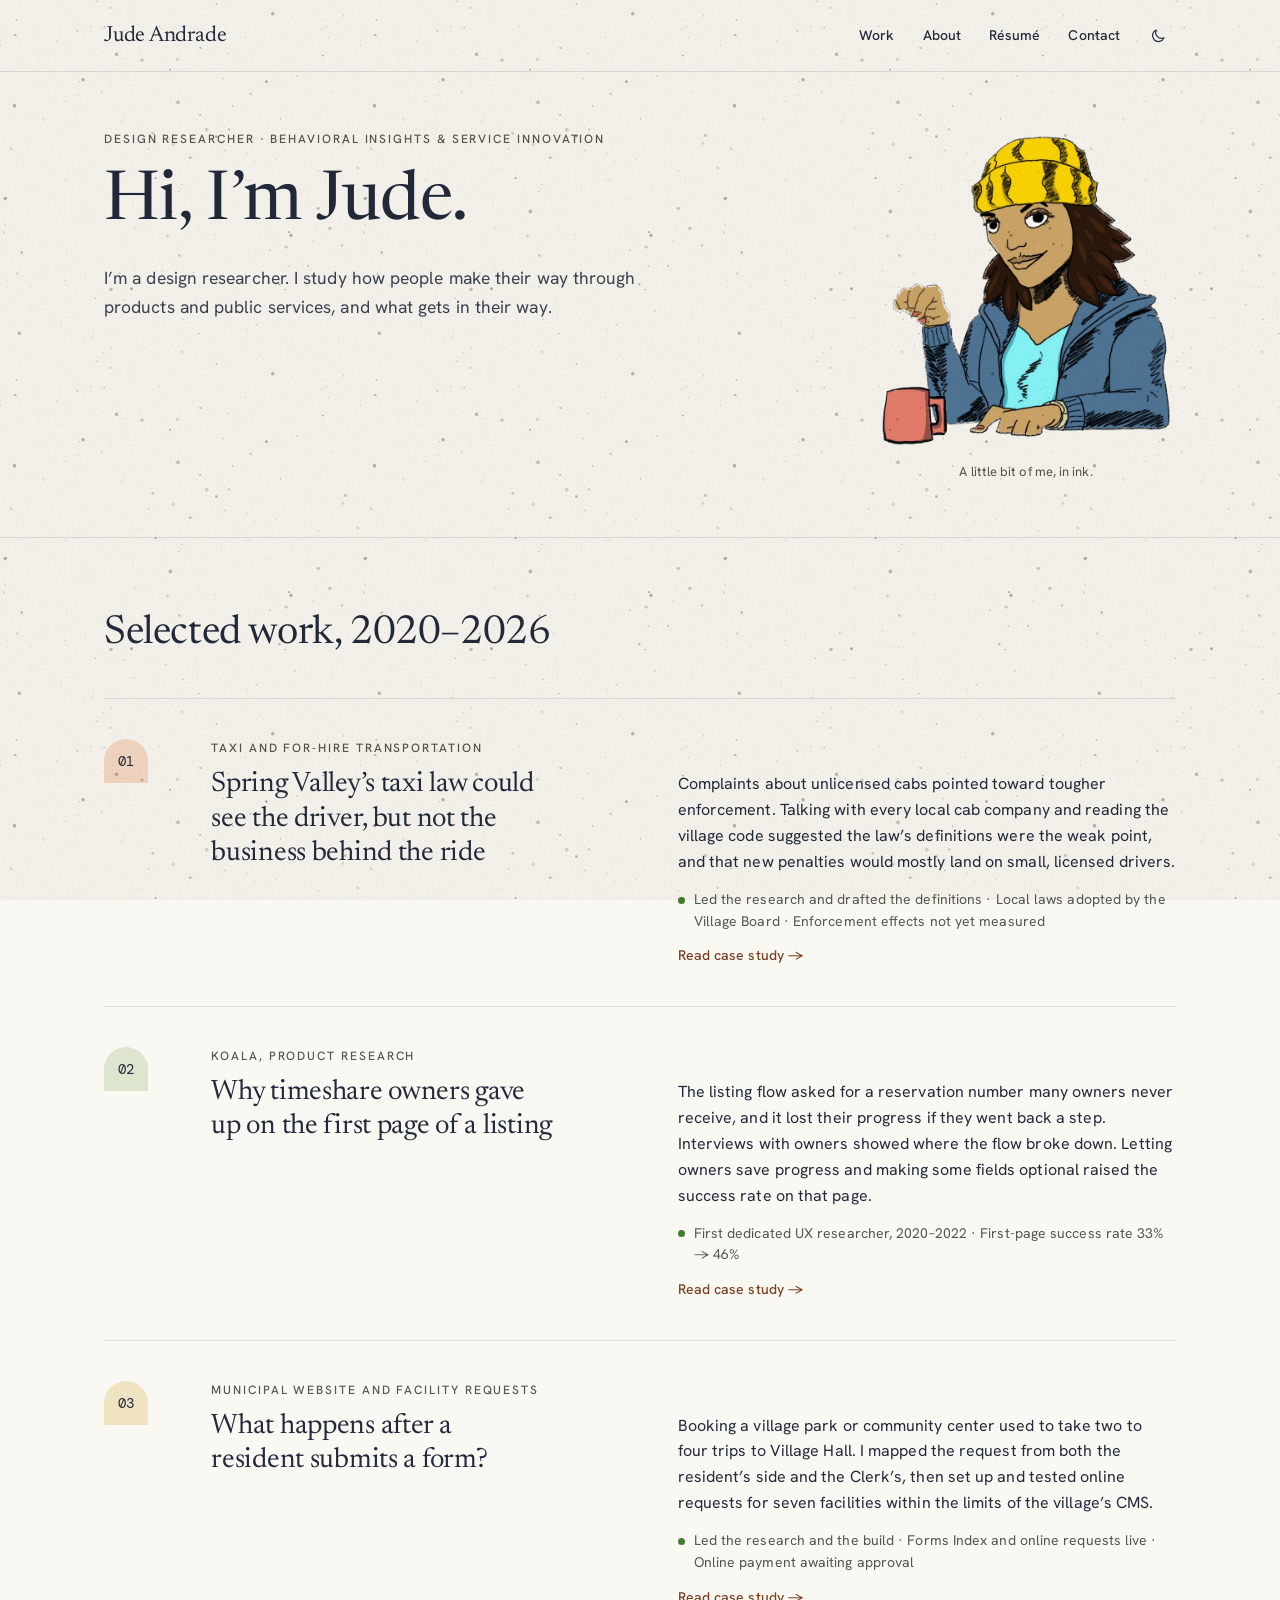
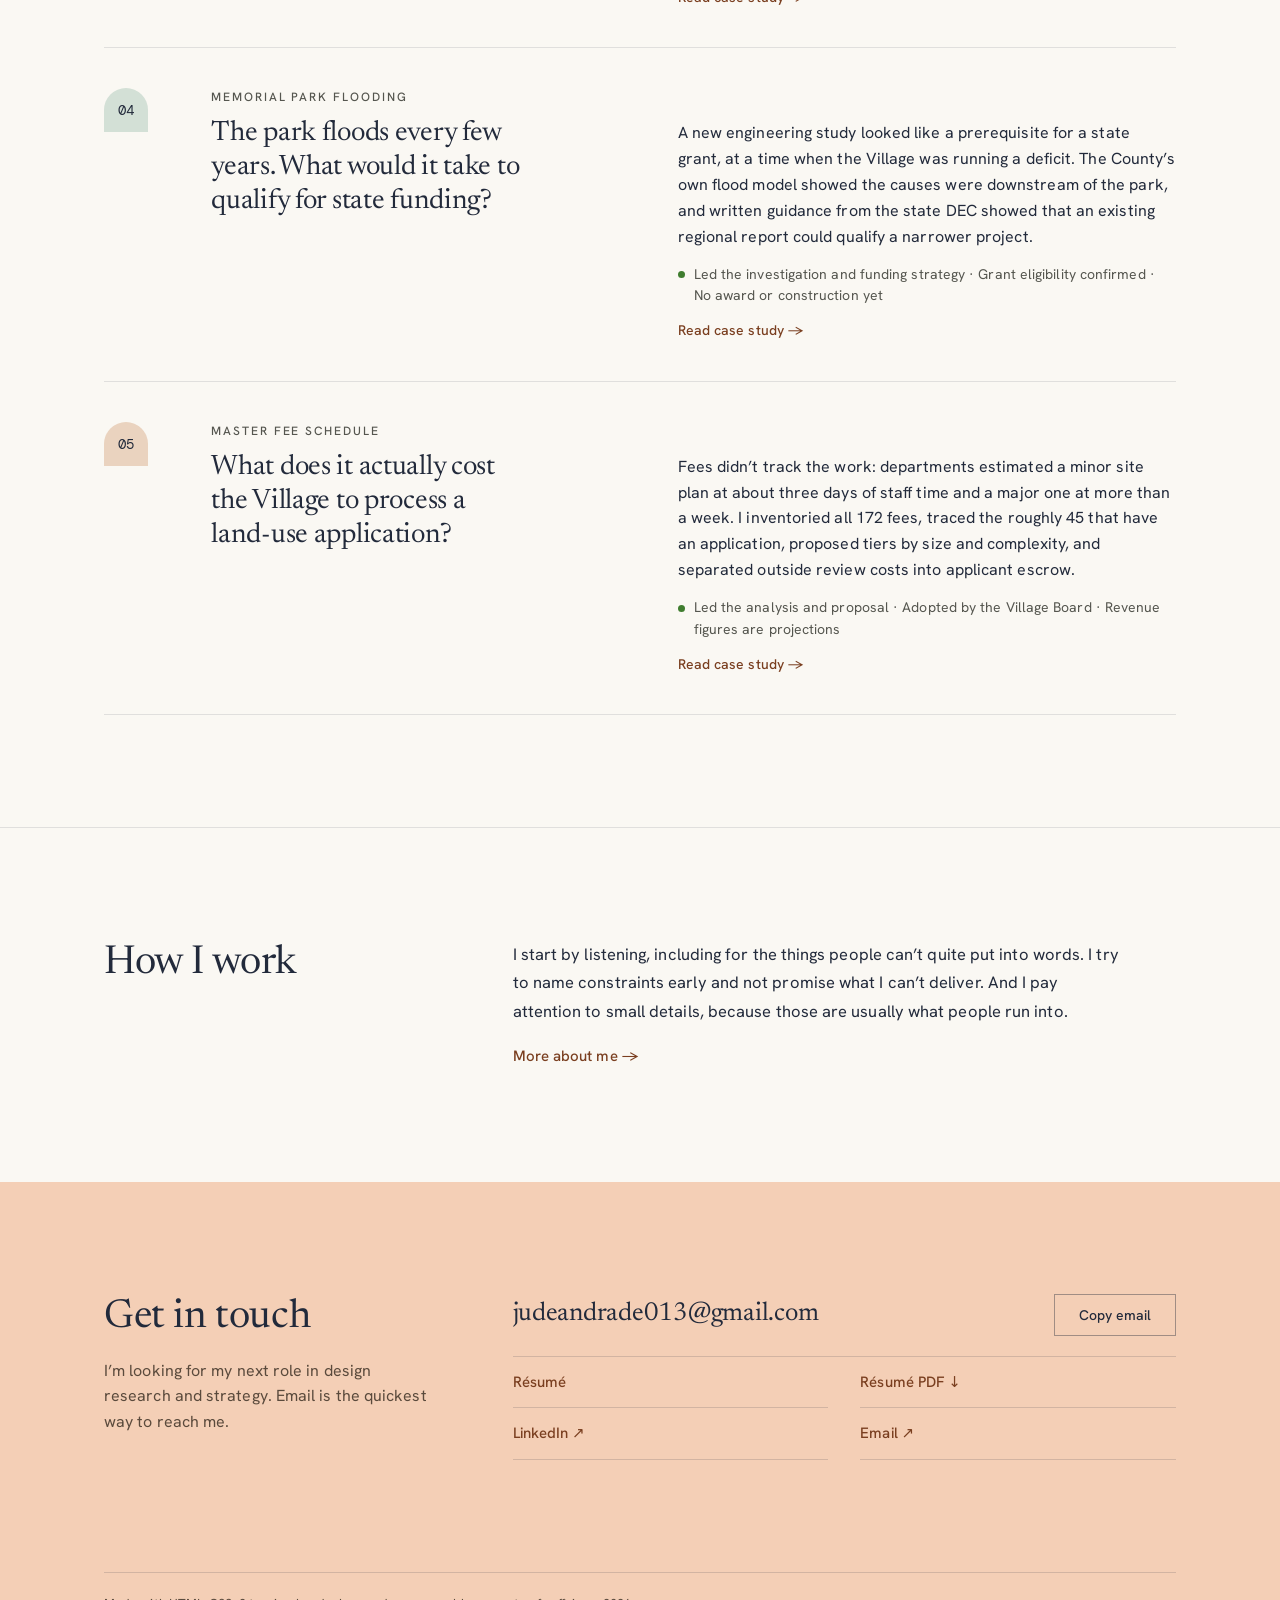
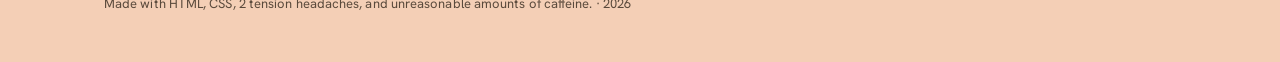
<file: index.html>
<!DOCTYPE html>

<html lang="en">
<head>
<meta charset="utf-8"/>
<meta content="width=device-width,initial-scale=1,viewport-fit=cover" name="viewport"/>
<meta content="#FAF8F3" name="theme-color"/>
<script>(function(){var d=document.documentElement,t;try{t=localStorage.getItem("theme")}catch(e){}if(t!=="light"&&t!=="dark")t=matchMedia("(prefers-color-scheme: dark)").matches?"dark":"light";d.setAttribute("data-theme",t);})();</script>
<title>Jude Andrade — Design Researcher</title>
<meta content="Jude Andrade studies how people make their way through products and public services. Case studies: taxi regulation, product research at KOALA, municipal digital services, flood-mitigation funding, and fee reform." name="description"/>
<meta content="website" property="og:type"/>
<meta content="Jude Andrade — Design Researcher" property="og:title"/>
<meta content="Jude Andrade studies how people make their way through products and public services. Case studies: taxi regulation, product research at KOALA, municipal digital services, flood-mitigation funding, and fee reform." property="og:description"/>
<meta content="summary_large_image" name="twitter:card"/>
<link href="https://fonts.googleapis.com" rel="preconnect"/>
<link crossorigin="" href="https://fonts.gstatic.com" rel="preconnect"/>
<link href="https://fonts.googleapis.com/css2?family=Hanken+Grotesk:wght@400;500;600&amp;family=Newsreader:ital,opsz,wght@0,6..72,300..600;1,6..72,400&amp;family=DM+Mono:wght@400;500&amp;display=swap" rel="stylesheet"/>
<link href="site.css?v=19" rel="stylesheet"/>
<script>
(function(){var h=location.hash;if(!h)return;if({"#about-story":1,"#what-i-believe":1,"#theory":1}[h]){location.replace("about.html"+(h==="#about-story"?"":h));return;}var m={"#cab-rules":"taxi","#koala":"koala","#public-services":"digital-services","#gallery":"digital-services","#memorial-park":"memorial-park","#fees":"fees"},p={"ko-":"koala","fp-":"digital-services","ms-":"memorial-park","fe-":"fees","tx-":"taxi","taxi-":"taxi"};var t=m[h];if(!t){for(var k in p){if(h.indexOf("#"+k)===0){t=p[k];break;}}}if(t)location.replace("work/"+t+".html"+(t==="taxi"||t==="koala"?"":h));})();
</script>

<meta content="https://judeandrade013.github.io/" property="og:url"/><meta content="https://judeandrade013.github.io/og-card.jpg?v=20261117" property="og:image"/>
<meta content="1200" property="og:image:width"/>
<meta content="630" property="og:image:height"/>
<meta content="Jude Andrade, design researcher: Hi, I’m Jude." property="og:image:alt"/>
<meta content="https://judeandrade013.github.io/og-card.jpg?v=20261117" name="twitter:image"/><link href="https://judeandrade013.github.io/" rel="canonical"/><link href="favicon.svg?v=20261029" rel="icon" type="image/svg+xml"/></head>
<body>
<a class="skip" href="#main">Skip to content</a>
<nav aria-label="Main"><div class="wrap nav-in"><a class="mark" href="#top">Jude Andrade</a><div class="nav-links"><a href="#work">Work</a><a href="about.html">About</a><a href="resume.html">Résumé</a><a href="#contact">Contact</a><button class="theme-toggle" type="button" aria-pressed="false" aria-label="Dark theme" title="Dark theme"><svg class="i-moon" viewBox="0 0 24 24" width="18" height="18" aria-hidden="true" focusable="false"><path d="M20 14.5A8 8 0 0 1 9.5 4a8 8 0 1 0 10.5 10.5z" fill="none" stroke="currentColor" stroke-width="1.6" stroke-linejoin="round"/></svg><svg class="i-sun" viewBox="0 0 24 24" width="18" height="18" aria-hidden="true" focusable="false"><circle cx="12" cy="12" r="4" fill="none" stroke="currentColor" stroke-width="1.6"/><path d="M12 2.5v2.5M12 19v2.5M2.5 12H5M19 12h2.5M5.3 5.3l1.8 1.8M16.9 16.9l1.8 1.8M5.3 18.7l1.8-1.8M16.9 7.1l1.8-1.8" stroke="currentColor" stroke-width="1.6" stroke-linecap="round"/></svg></button></div><button class="menu-btn" type="button" aria-haspopup="dialog" aria-controls="menu" aria-expanded="false">Menu</button></div></nav>
<dialog class="menu-dlg" id="menu" aria-label="Menu"><div class="menu-inner"><div class="menu-top"><a class="mark" href="index.html">Jude Andrade</a><button class="close-btn" type="button" data-close>Close</button></div><ul class="menu-list"><li><a href="index.html#work">Work</a></li><li><a href="about.html">About</a></li><li><a href="resume.html">Résumé</a></li><li><a href="index.html#contact">Contact</a></li></ul></div></dialog>
<main id="main">
<header class="hero wrap" id="top">
<div class="hero-intro-layout"><div class="hero-intro-copy"><p class="label hero-eyebrow">Design Researcher · Behavioral Insights &amp; Service Innovation</p><h1>Hi, I’m Jude.</h1><p class="lede">I’m a design researcher. I study how people make their way through products and public services, and what gets in their way.</p>
</div><figure class="hero-doodle"><img alt="Illustration of Jude wearing a yellow knit hat and holding a tea bag over a pink mug" decoding="async" fetchpriority="high" height="770" loading="eager" src="illustration-cutout.webp" width="720"/><figcaption>A little bit of me, in ink.</figcaption></figure></div>
</header>
<section aria-labelledby="h-work" class="sec" id="work"><div class="wrap">
<h2 class="sec-title" id="h-work">Selected work, 2020–2026</h2>
<ul class="case-grid">
<li class="case-card"><a href="work/taxi.html"><span class="case-no">01</span><span class="case-copy"><span class="label case-kicker">Taxi and for-hire transportation</span><h3>Spring Valley’s taxi law could see the driver, but not the business behind the ride</h3><p>Complaints about unlicensed cabs pointed toward tougher enforcement. Talking with every local cab company and reading the village code suggested the law’s definitions were the weak point, and that new penalties would mostly land on small, licensed drivers.</p><span class="case-proof">Led the research and drafted the definitions · Local laws adopted by the Village Board · Enforcement effects not yet measured</span></span></a></li>
<li class="case-card"><a href="work/koala.html"><span class="case-no">02</span><span class="case-copy"><span class="label case-kicker">KOALA, product research</span><h3>Why timeshare owners gave up on the first page of a listing</h3><p>The listing flow asked for a reservation number many owners never receive, and it lost their progress if they went back a step. Interviews with owners showed where the flow broke down. Letting owners save progress and making some fields optional raised the success rate on that page.</p><span class="case-proof">First dedicated UX researcher, 2020–2022 · First-page success rate 33% → 46%</span></span></a></li>
<li class="case-card"><a href="work/digital-services.html"><span class="case-no">03</span><span class="case-copy"><span class="label case-kicker">Municipal website and facility requests</span><h3>What happens after a resident submits a form?</h3><p>Booking a village park or community center used to take two to four trips to Village Hall. I mapped the request from both the resident’s side and the Clerk’s, then set up and tested online requests for seven facilities within the limits of the village’s CMS.</p><span class="case-proof">Led the research and the build · Forms Index and online requests live · Online payment awaiting approval</span></span></a></li>
<li class="case-card"><a href="work/memorial-park.html"><span class="case-no">04</span><span class="case-copy"><span class="label case-kicker">Memorial Park flooding</span><h3>The park floods every few years. What would it take to qualify for state funding?</h3><p>A new engineering study looked like a prerequisite for a state grant, at a time when the Village was running a deficit. The County’s own flood model showed the causes were downstream of the park, and written guidance from the state DEC showed that an existing regional report could qualify a narrower project.</p><span class="case-proof">Led the investigation and funding strategy · Grant eligibility confirmed · No award or construction yet</span></span></a></li>
<li class="case-card"><a href="work/fees.html"><span class="case-no">05</span><span class="case-copy"><span class="label case-kicker">Master fee schedule</span><h3>What does it actually cost the Village to process a land-use application?</h3><p>Fees didn’t track the work: departments estimated a minor site plan at about three days of staff time and a major one at more than a week. I inventoried all 172 fees, traced the roughly 45 that have an application, proposed tiers by size and complexity, and separated outside review costs into applicant escrow.</p><span class="case-proof">Led the analysis and proposal · Adopted by the Village Board · Revenue figures are projections</span></span></a></li>
</ul>
</div></section>
<section aria-labelledby="h-about" class="sec" id="about"><div class="wrap split"><div class="split-head"><h2 class="sec-title" id="h-about">How I work</h2></div>
<div class="split-body about-body"><p>I start by listening, including for the things people can’t quite put into words. I try to name constraints early and not promise what I can’t deliver. And I pay attention to small details, because those are usually what people run into.</p>
<p class="more-link"><a href="about.html">More about me <span aria-hidden="true">→</span></a></p></div>
</div></section>
</main>
<footer id="contact"><div class="wrap">
<div class="split"><div class="split-head">
<h2 class="sec-title">Get in touch</h2>
<p class="footer-edit">I’m looking for my next role in design research and strategy. Email is the quickest way to reach me.</p>
</div><div class="split-body">
<div class="contact"><span class="email" id="email">judeandrade013@gmail.com</span><button class="btn" id="copy" type="button">Copy email</button></div>
<p class="footer-actions"><a href="resume.html">Résumé</a> <a href="resume.pdf?v=20261117c" download="Jude_Andrade_Resume.pdf">Résumé PDF ↓</a> <a href="https://www.linkedin.com/in/jude13/" rel="noopener" target="_blank">LinkedIn ↗</a> <a href="mailto:judeandrade013@gmail.com">Email ↗</a></p>
</div></div>
<p class="colophon">Made with HTML, CSS, 2 tension headaches, and unreasonable amounts of caffeine. · 2026</p>
</div></footer>
<script>
(function(){
 'use strict';
 var email=document.getElementById('email'),copy=document.getElementById('copy');
 if(copy&&email)copy.addEventListener('click',async function(){
  try{await navigator.clipboard.writeText(email.textContent.trim());copy.textContent='Copied';setTimeout(function(){copy.textContent='Copy email'},1800)}
  catch(e){copy.textContent='Select address to copy'}
 });
 var links=[].slice.call(document.querySelectorAll('nav[aria-label="Main"] .nav-links a[href^="#"]'));
 var regions=['work','contact'].map(function(id){return document.getElementById(id)}).filter(Boolean);
 var queued=false;
 function update(){queued=false;var id='';regions.forEach(function(el){if(el.getBoundingClientRect().top<=160)id=el.id;});links.forEach(function(a){if(a.hash==='#'+id)a.setAttribute('aria-current','location');else a.removeAttribute('aria-current');});}
 window.addEventListener('scroll',function(){if(!queued){queued=true;requestAnimationFrame(update);}},{passive:true});update();
})();
</script>
<script data-goatcounter="https://judeandrade013.goatcounter.com/count" async src="//gc.zgo.at/count.js"></script>
<script src="site.js?v=19" defer></script>
</body>
</html>
</file>
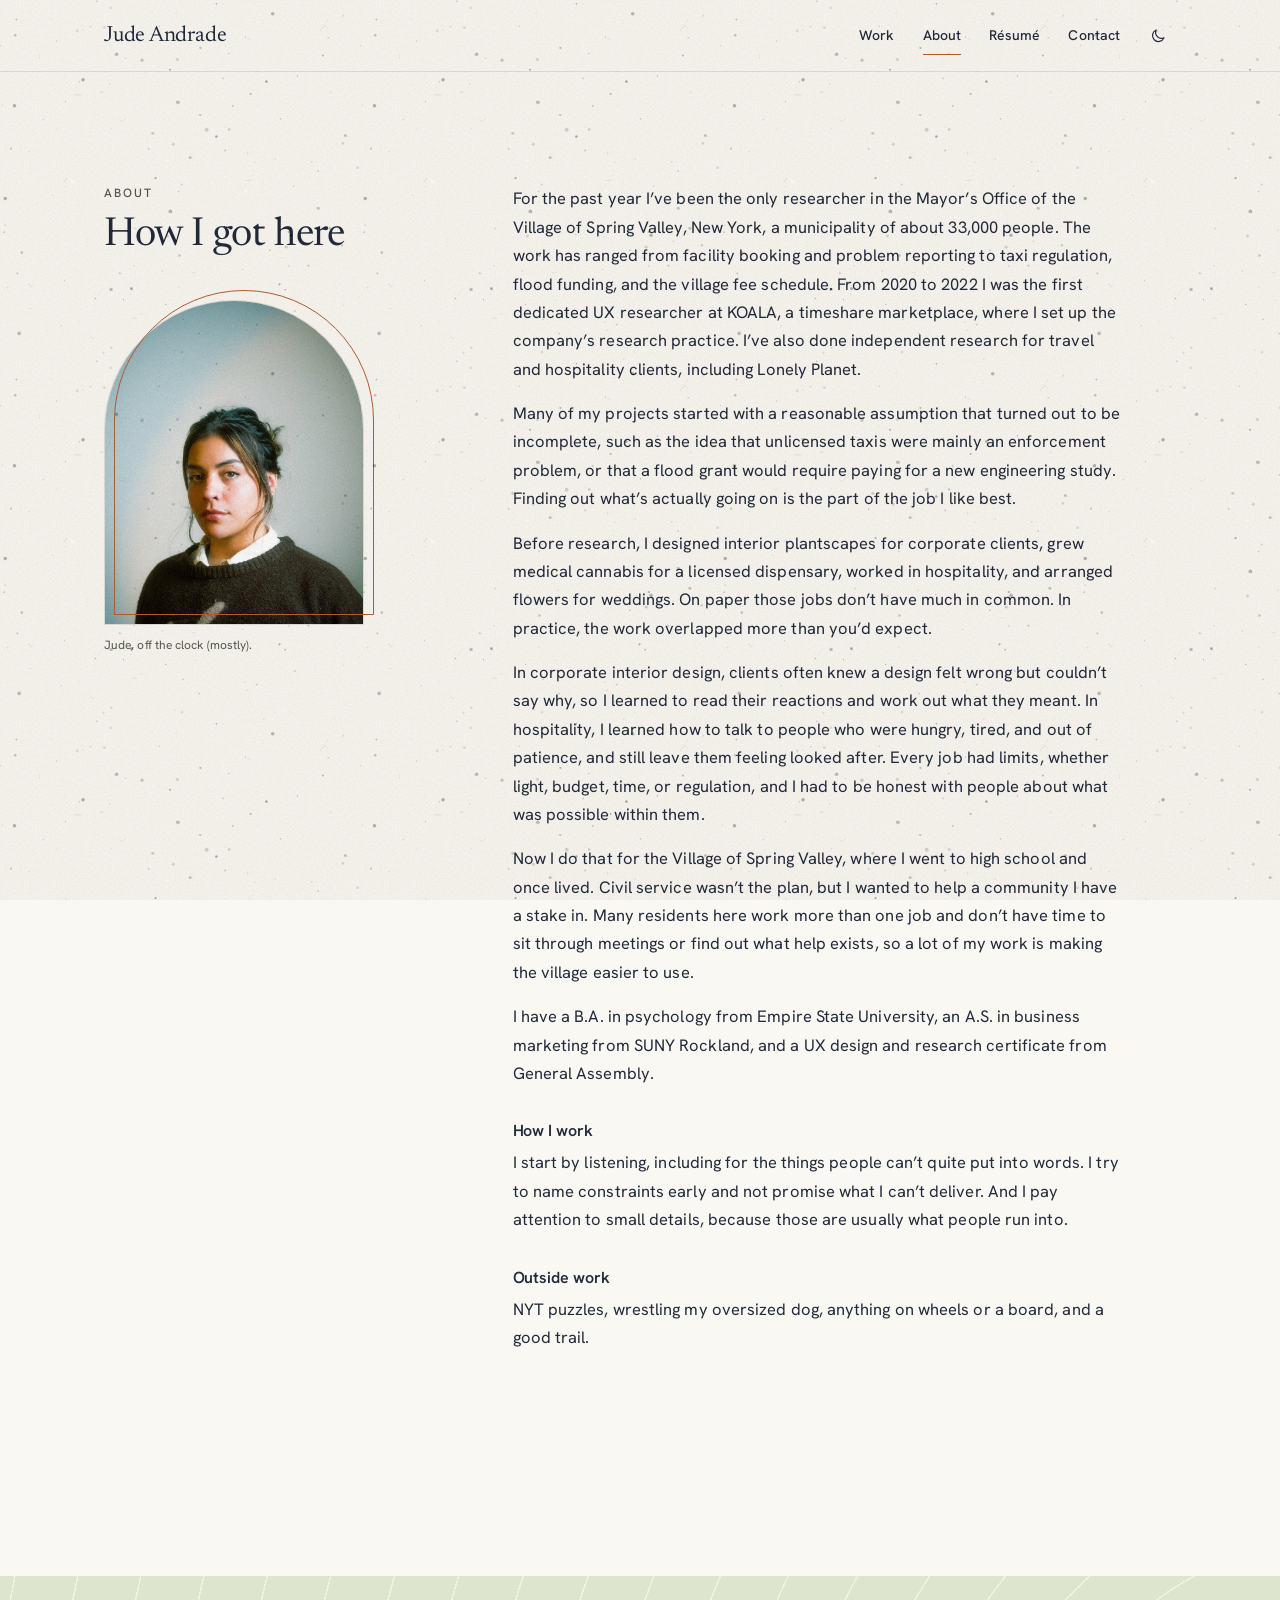
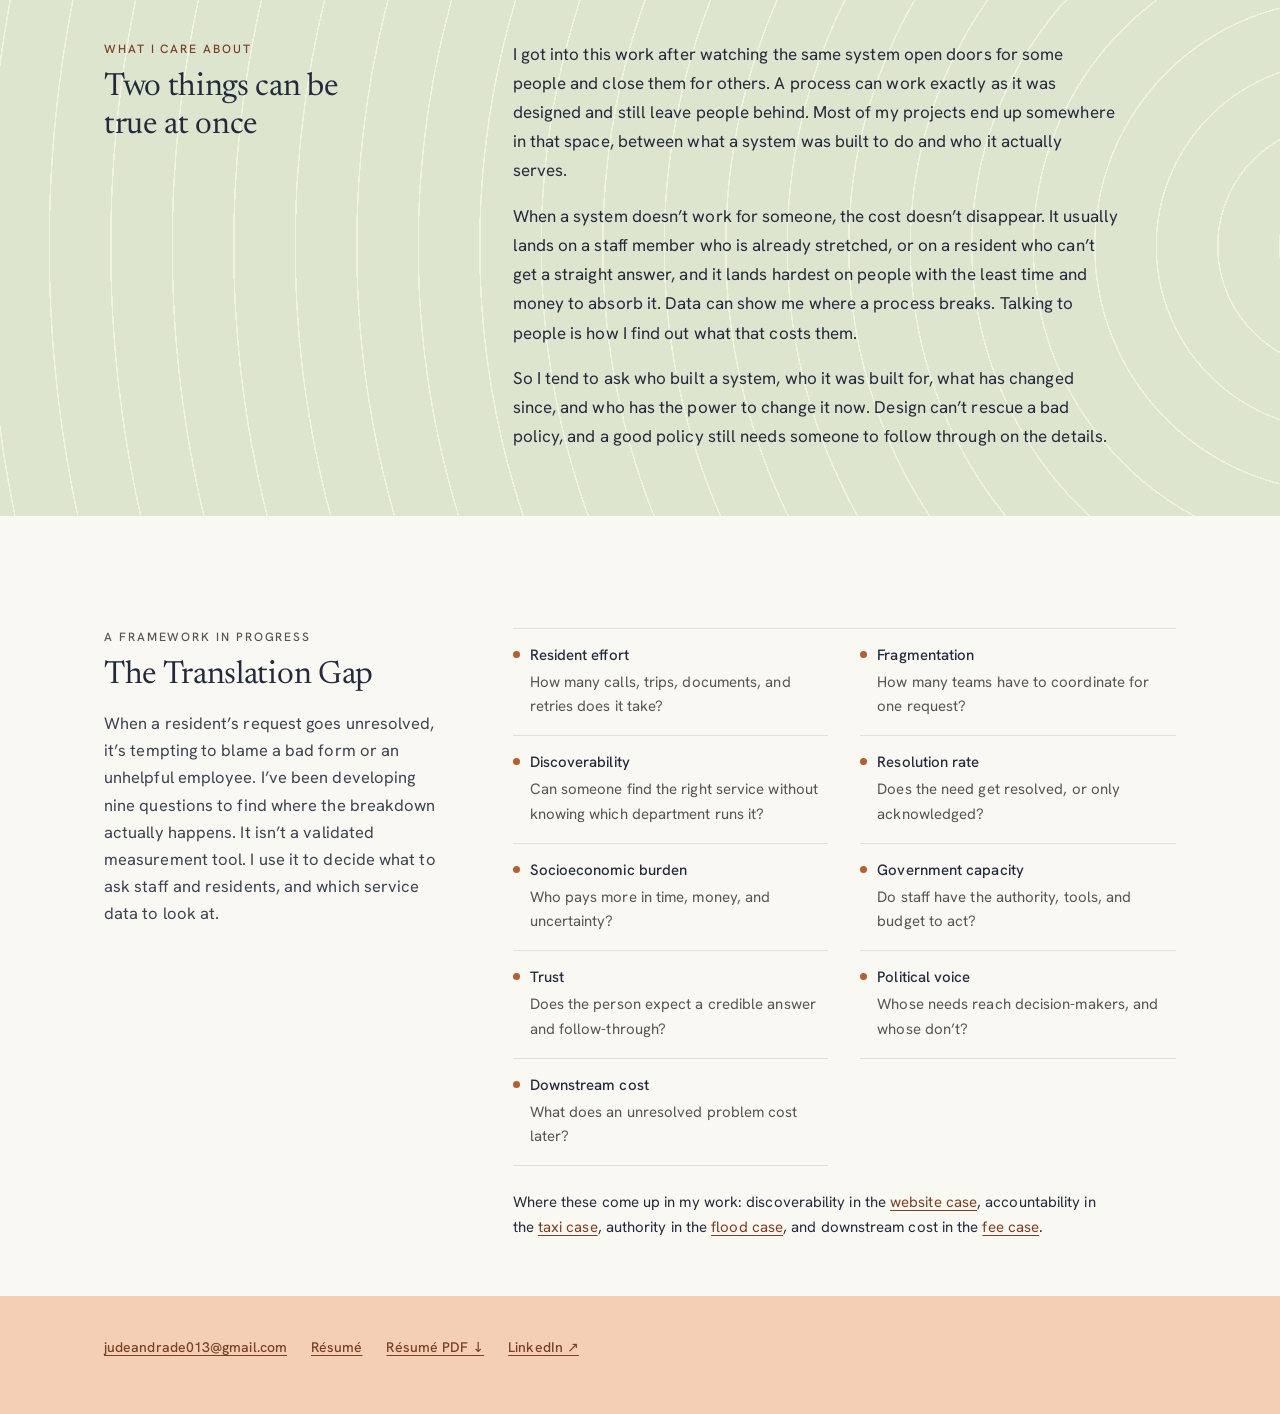
<file: about.html>
<!DOCTYPE html>

<html lang="en">
<head>
<meta charset="utf-8"/>
<meta content="width=device-width,initial-scale=1,viewport-fit=cover" name="viewport"/>
<meta content="#FAF8F3" name="theme-color"/>
<script>(function(){var d=document.documentElement,t;try{t=localStorage.getItem("theme")}catch(e){}if(t!=="light"&&t!=="dark")t=matchMedia("(prefers-color-scheme: dark)").matches?"dark":"light";d.setAttribute("data-theme",t);})();</script>
<title>About · Jude Andrade, Design Researcher</title>
<meta content="About Jude Andrade: how a path through plantscape design, hospitality and florals led to design research in local government, what she cares about, and the Translation Gap framework." name="description"/>
<meta content="website" property="og:type"/>
<meta content="About · Jude Andrade, Design Researcher" property="og:title"/>
<meta content="Jude Andrade studies how people make their way through products and public services. Case studies: taxi regulation, product research at KOALA, municipal digital services, flood-mitigation funding, and fee reform." property="og:description"/>
<meta content="summary_large_image" name="twitter:card"/>
<link href="https://fonts.googleapis.com" rel="preconnect"/>
<link crossorigin="" href="https://fonts.gstatic.com" rel="preconnect"/>
<link href="https://fonts.googleapis.com/css2?family=Hanken+Grotesk:wght@400;500;600&amp;family=Newsreader:ital,opsz,wght@0,6..72,300..600;1,6..72,400&amp;family=DM+Mono:wght@400;500&amp;display=swap" rel="stylesheet"/>
<link href="site.css?v=19" rel="stylesheet"/>

<meta content="https://judeandrade013.github.io/about.html" property="og:url"/><meta content="https://judeandrade013.github.io/og-card.jpg?v=20261117" property="og:image"/>
<meta content="1200" property="og:image:width"/>
<meta content="630" property="og:image:height"/>
<meta content="Jude Andrade, design researcher: Hi, I’m Jude." property="og:image:alt"/>
<meta content="https://judeandrade013.github.io/og-card.jpg?v=20261117" name="twitter:image"/><link href="https://judeandrade013.github.io/" rel="canonical"/><link href="favicon.svg?v=20261029" rel="icon" type="image/svg+xml"/></head>
<body>
<a class="skip" href="#main">Skip to content</a>
<nav aria-label="Main"><div class="wrap nav-in"><a class="mark" href="index.html">Jude Andrade</a><div class="nav-links"><a href="index.html#work">Work</a><a aria-current="page" href="about.html">About</a><a href="resume.html">Résumé</a><a href="index.html#contact">Contact</a><button class="theme-toggle" type="button" aria-pressed="false" aria-label="Dark theme" title="Dark theme"><svg class="i-moon" viewBox="0 0 24 24" width="18" height="18" aria-hidden="true" focusable="false"><path d="M20 14.5A8 8 0 0 1 9.5 4a8 8 0 1 0 10.5 10.5z" fill="none" stroke="currentColor" stroke-width="1.6" stroke-linejoin="round"/></svg><svg class="i-sun" viewBox="0 0 24 24" width="18" height="18" aria-hidden="true" focusable="false"><circle cx="12" cy="12" r="4" fill="none" stroke="currentColor" stroke-width="1.6"/><path d="M12 2.5v2.5M12 19v2.5M2.5 12H5M19 12h2.5M5.3 5.3l1.8 1.8M16.9 16.9l1.8 1.8M5.3 18.7l1.8-1.8M16.9 7.1l1.8-1.8" stroke="currentColor" stroke-width="1.6" stroke-linecap="round"/></svg></button></div><button class="menu-btn" type="button" aria-haspopup="dialog" aria-controls="menu" aria-expanded="false">Menu</button></div></nav>
<dialog class="menu-dlg" id="menu" aria-label="Menu"><div class="menu-inner"><div class="menu-top"><a class="mark" href="index.html">Jude Andrade</a><button class="close-btn" type="button" data-close>Close</button></div><ul class="menu-list"><li><a href="index.html#work">Work</a></li><li><a href="about.html" aria-current="page">About</a></li><li><a href="resume.html">Résumé</a></li><li><a href="index.html#contact">Contact</a></li></ul></div></dialog>
<main id="main">
<section aria-labelledby="h-about" class="sec about-page" id="about-story"><div class="wrap split"><div class="split-head"><p class="label">About</p><h1 class="sec-title" id="h-about">How I got here</h1><figure class="portrait-note portrait-single"><img alt="Photograph of Jude smiling in a dark knit sweater over a white collared shirt" decoding="async" height="1100" loading="lazy" src="about-jude-2026.jpg" width="1100"/><figcaption>Jude, off the clock (mostly).</figcaption></figure></div>
<div class="split-body about-body"><p class="about-lede">For the past year I’ve been the only researcher in the Mayor’s Office of the Village of Spring Valley, New York, a municipality of about 33,000 people. The work has ranged from facility booking and problem reporting to taxi regulation, flood funding, and the village fee schedule. From 2020 to 2022 I was the first dedicated UX researcher at KOALA, a timeshare marketplace, where I set up the company’s research practice. I’ve also done independent research for travel and hospitality clients, including Lonely Planet.</p>
<p class="about-lede">Many of my projects started with a reasonable assumption that turned out to be incomplete, such as the idea that unlicensed taxis were mainly an enforcement problem, or that a flood grant would require paying for a new engineering study. Finding out what’s actually going on is the part of the job I like best.</p>
<p>Before research, I designed interior plantscapes for corporate clients, grew medical cannabis for a licensed dispensary, worked in hospitality, and arranged flowers for weddings. On paper those jobs don’t have much in common. In practice, the work overlapped more than you’d expect.</p><p>In corporate interior design, clients often knew a design felt wrong but couldn’t say why, so I learned to read their reactions and work out what they meant. In hospitality, I learned how to talk to people who were hungry, tired, and out of patience, and still leave them feeling looked after. Every job had limits, whether light, budget, time, or regulation, and I had to be honest with people about what was possible within them.</p><p>Now I do that for the Village of Spring Valley, where I went to high school and once lived. Civil service wasn’t the plan, but I wanted to help a community I have a stake in. Many residents here work more than one job and don’t have time to sit through meetings or find out what help exists, so a lot of my work is making the village easier to use.</p><p>I have a B.A. in psychology from Empire State University, an A.S. in business marketing from SUNY Rockland, and a UX design and research certificate from General Assembly.</p><h3 class="about-mini-head">How I work</h3><p>I start by listening, including for the things people can’t quite put into words. I try to name constraints early and not promise what I can’t deliver. And I pay attention to small details, because those are usually what people run into.</p><h3 class="about-mini-head">Outside work</h3><p>NYT puzzles, wrestling my oversized dog, anything on wheels or a board, and a good trail.</p>
</div>
</div></section>
<section aria-labelledby="beliefs-title" class="wrap beliefs" id="what-i-believe"><div class="beliefs-inner split"><div class="split-head"><p class="label">What I care about</p><h3 id="beliefs-title">Two things can be true at once</h3></div><div class="split-body"><p>I got into this work after watching the same system open doors for some people and close them for others. A process can work exactly as it was designed and still leave people behind. Most of my projects end up somewhere in that space, between what a system was built to do and who it actually serves.</p><p>When a system doesn’t work for someone, the cost doesn’t disappear. It usually lands on a staff member who is already stretched, or on a resident who can’t get a straight answer, and it lands hardest on people with the least time and money to absorb it. Data can show me where a process breaks. Talking to people is how I find out what that costs them.</p><p>So I tend to ask who built a system, who it was built for, what has changed since, and who has the power to change it now. Design can’t rescue a bad policy, and a good policy still needs someone to follow through on the details.</p></div></div></section>
<section aria-labelledby="h-theory" class="wrap gap-framework" id="theory"><div class="split"><div class="split-head"><p class="label">A framework in progress</p><h3 id="h-theory">The Translation Gap</h3><p>When a resident’s request goes unresolved, it’s tempting to blame a bad form or an unhelpful employee. I’ve been developing nine questions to find where the breakdown actually happens. It isn’t a validated measurement tool. I use it to decide what to ask staff and residents, and which service data to look at.</p></div><div class="split-body"><dl class="gap-list"><div><dt>Resident effort</dt><dd>How many calls, trips, documents, and retries does it take?</dd></div><div><dt>Fragmentation</dt><dd>How many teams have to coordinate for one request?</dd></div><div><dt>Discoverability</dt><dd>Can someone find the right service without knowing which department runs it?</dd></div><div><dt>Resolution rate</dt><dd>Does the need get resolved, or only acknowledged?</dd></div><div><dt>Socioeconomic burden</dt><dd>Who pays more in time, money, and uncertainty?</dd></div><div><dt>Government capacity</dt><dd>Do staff have the authority, tools, and budget to act?</dd></div><div><dt>Trust</dt><dd>Does the person expect a credible answer and follow-through?</dd></div><div><dt>Political voice</dt><dd>Whose needs reach decision-makers, and whose don’t?</dd></div><div><dt>Downstream cost</dt><dd>What does an unresolved problem cost later?</dd></div></dl><p class="gap-links">Where these come up in my work: discoverability in the <a href="work/digital-services.html">website case</a>, accountability in the <a href="work/taxi.html">taxi case</a>, authority in the <a href="work/memorial-park.html">flood case</a>, and downstream cost in the <a href="work/fees.html">fee case</a>.</p></div></div></section>
</main>
<footer class="page-footer"><div class="wrap"><p><a href="mailto:judeandrade013@gmail.com">judeandrade013@gmail.com</a><a href="resume.html">Résumé</a><a href="resume.pdf?v=20261117c" download="Jude_Andrade_Resume.pdf">Résumé PDF ↓</a><a href="https://www.linkedin.com/in/jude13/" rel="noopener" target="_blank">LinkedIn ↗</a></p></div></footer>
<script src="site.js?v=19" defer></script>
<script data-goatcounter="https://judeandrade013.goatcounter.com/count" async src="//gc.zgo.at/count.js"></script>
</body>
</html>
</file>
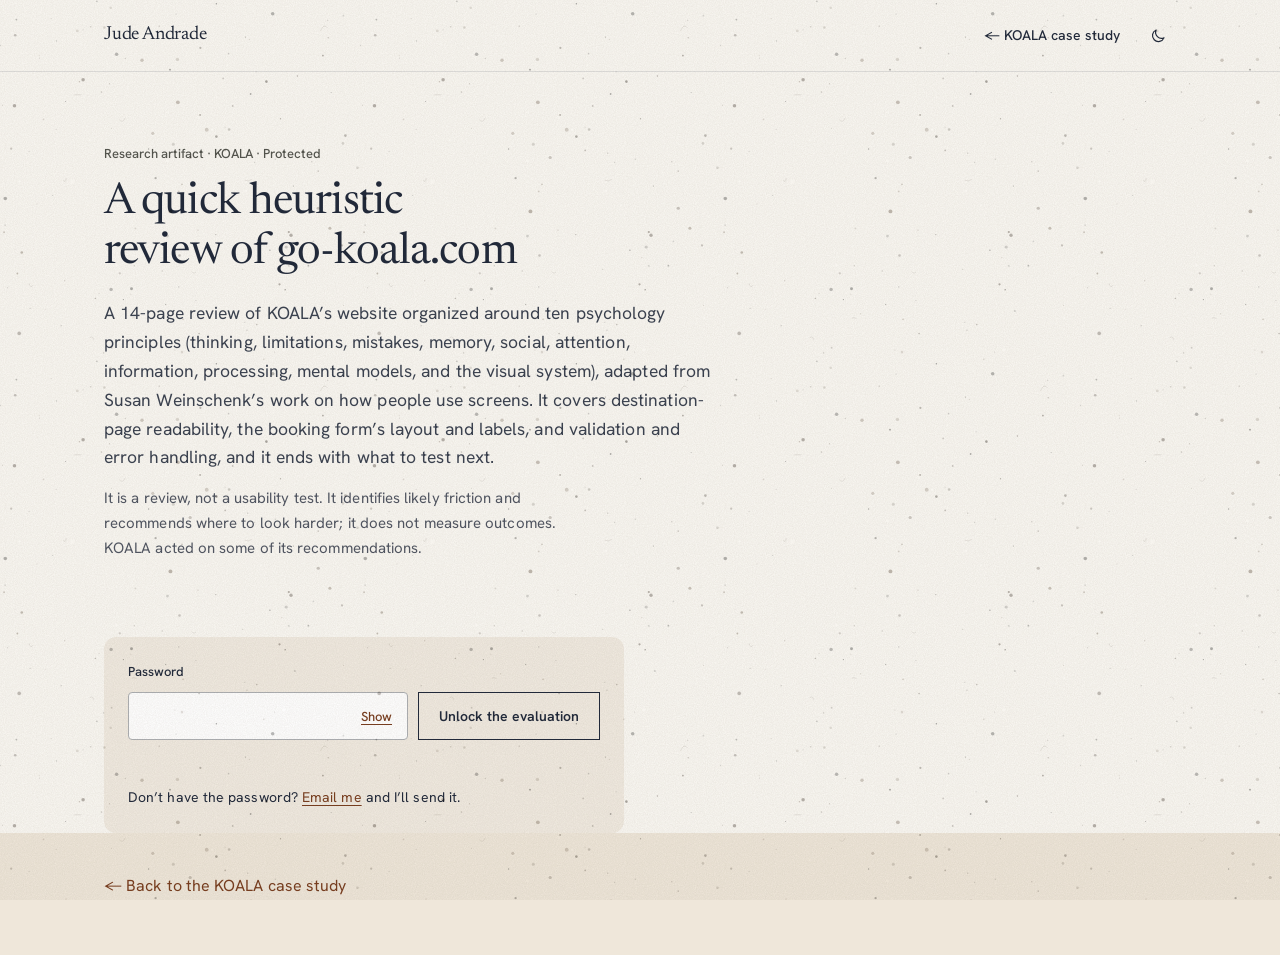
<file: heuristic-evaluation.html>
<!DOCTYPE html>
<html lang="en">
<head>
<meta charset="utf-8"/>
<meta content="width=device-width,initial-scale=1,viewport-fit=cover" name="viewport"/>
<meta content="noindex,nofollow" name="robots"/>
<meta content="#FAF8F3" name="theme-color"/>
<script>(function(){var d=document.documentElement,t;try{t=localStorage.getItem("theme")}catch(e){}if(t!=="light"&&t!=="dark")t=matchMedia("(prefers-color-scheme: dark)").matches?"dark":"light";d.setAttribute("data-theme",t);})();</script>
<title>Heuristic evaluation, KOALA (protected) · Jude Andrade</title>
<link href="favicon.svg" rel="icon" type="image/svg+xml"/>
<link href="https://fonts.googleapis.com" rel="preconnect"/>
<link crossorigin="" href="https://fonts.gstatic.com" rel="preconnect"/>
<link href="https://fonts.googleapis.com/css2?family=Hanken+Grotesk:wght@400;500;600&amp;family=Newsreader:ital,opsz,wght@0,6..72,300..600;1,6..72,400&amp;family=DM+Mono:wght@400;500&amp;display=swap" rel="stylesheet"/>
<link href="site.css?v=19" rel="stylesheet"/>
<style>
:root{--cobalt:var(--link);--type:var(--body)}
*{box-sizing:border-box}
body{margin:0;background:var(--paper);color:var(--ink);font-family:var(--body);font-size:16px;line-height:1.65;-webkit-font-smoothing:antialiased}
h1,h2,p,figure{margin:0}
a{color:var(--cobalt)}
.wrap{max-width:1120px;margin:0 auto;padding-inline:max(24px,env(safe-area-inset-left,0px))}
nav{border-bottom:1px solid var(--rule);background:var(--paper)}
.nav-in{display:flex;justify-content:space-between;align-items:center;gap:16px;padding-block:16px}
.mark{font-family:var(--display);font-size:19px;font-weight:400;color:var(--ink);text-decoration:none}
.back{font-family:var(--type);font-size:12px;letter-spacing:.12em;text-transform:uppercase;text-decoration:none}
.label{font-family:var(--type);font-size:12px;letter-spacing:.12em;text-transform:uppercase}
header{padding-block:72px 40px;max-width:68ch}
h1{font-family:var(--display);font-weight:400;font-size:clamp(28px,4vw,44px);letter-spacing:-.02em;line-height:1.15;margin-top:14px;text-wrap:balance}
.lede{margin-top:20px;font-size:17.5px;max-width:62ch}
.note{margin-top:14px;font-size:15px;max-width:62ch;color:color-mix(in srgb,var(--ink) 78%,var(--paper))}
form{margin-top:36px;padding:24px;background:var(--platen);border:1px solid var(--rule);max-width:520px}
label{display:block;font-family:var(--type);font-size:13px;letter-spacing:.06em}
.row{display:flex;gap:10px;margin-top:10px;flex-wrap:wrap}
input{flex:1 1 220px;min-height:44px;padding:10px 12px;font:inherit;border:1px solid var(--ink);background:var(--card);color:var(--ink);border-radius:0}
input:focus-visible,button:focus-visible,a:focus-visible{outline:3px solid var(--cobalt);outline-offset:2px}
button{min-height:44px;padding:10px 20px;font-family:var(--type);font-weight:600;font-size:12.5px;letter-spacing:.08em;text-transform:uppercase;background:var(--ink);color:var(--paper);border:1px solid var(--ink);cursor:pointer;border-radius:999px}
button[disabled]{opacity:.6;cursor:progress}
#status{margin-top:12px;font-size:14px;min-height:1.4em}
#status.err{color:var(--link);font-weight:600}
.ask{margin-top:14px;font-size:14px}
#deck{padding-bottom:96px}
.tools{display:flex;gap:16px;align-items:center;flex-wrap:wrap;padding-block:8px 28px;border-bottom:1px solid var(--rule);margin-bottom:32px}
.slide{margin:0 0 36px}
.slide img{display:block;width:100%;height:auto;border:1px solid var(--rule);background:#fff}
.slide figcaption{margin-top:8px}
details.slide-text{margin-top:6px;font-size:14px;max-width:80ch}
details.slide-text summary{cursor:pointer;font-family:var(--type);font-size:12px;letter-spacing:.06em}
.dl{font-family:var(--type);font-size:13px;letter-spacing:.06em;background:none;color:var(--cobalt);border:0;padding:0;min-height:0;text-transform:none;text-decoration:underline}
footer{border-top:1px solid var(--ink);padding-block:40px 56px}
.label,.back{font-family:var(--body);text-transform:none;letter-spacing:0;font-size:13px;color:var(--muted)}.back{font-size:14px;color:var(--ink)}label{font-family:var(--body);letter-spacing:0;font-weight:500}form{border:0;border-radius:12px;background:var(--platen)}input{border-radius:4px;border-color:color-mix(in srgb,var(--ink) 35%,var(--paper))}button{border-radius:0;background:transparent;color:var(--ink);border:1px solid var(--ink);text-transform:none;letter-spacing:0;font-size:14px}.slide img{border-radius:8px}footer{border-top:0;background:var(--sand)}footer a{color:var(--link)}a{color:var(--link)}
.pw-wrap{position:relative;flex:1 1 220px;display:flex;min-width:0}.pw-wrap input{flex:1;min-width:0;padding-right:72px}.pw-toggle{position:absolute;right:6px;top:50%;transform:translateY(-50%);min-height:32px;padding:4px 10px;border:0;background:transparent;color:var(--link);font:500 13px/1 var(--body);text-transform:none;letter-spacing:0;text-decoration:underline;text-underline-offset:3px;cursor:pointer}.pw-toggle:hover{background:transparent}
.theme-toggle{min-height:36px;padding:0;border-color:transparent;border-radius:999px}.theme-toggle:hover{border-color:var(--rule)}
</style>
</head>
<body>
<nav aria-label="Main"><div class="wrap nav-in"><a class="mark" href="index.html">Jude Andrade</a><span class="nav-links"><a class="back" href="work/koala.html">← KOALA case study</a><button class="theme-toggle" type="button" aria-pressed="false" aria-label="Dark theme" title="Dark theme"><svg class="i-moon" viewBox="0 0 24 24" width="18" height="18" aria-hidden="true" focusable="false"><path d="M20 14.5A8 8 0 0 1 9.5 4a8 8 0 1 0 10.5 10.5z" fill="none" stroke="currentColor" stroke-width="1.6" stroke-linejoin="round"/></svg><svg class="i-sun" viewBox="0 0 24 24" width="18" height="18" aria-hidden="true" focusable="false"><circle cx="12" cy="12" r="4" fill="none" stroke="currentColor" stroke-width="1.6"/><path d="M12 2.5v2.5M12 19v2.5M2.5 12H5M19 12h2.5M5.3 5.3l1.8 1.8M16.9 16.9l1.8 1.8M5.3 18.7l1.8-1.8M16.9 7.1l1.8-1.8" stroke="currentColor" stroke-width="1.6" stroke-linecap="round"/></svg></button></span></div></nav>
<main class="wrap">
<header>
<p class="label">Research artifact · KOALA · Protected</p>
<h1>A quick heuristic review of <span style="white-space:nowrap">go-koala.com</span></h1>
<p class="lede">A 14-page review of KOALA’s website organized around ten psychology principles (thinking, limitations, mistakes, memory, social, attention, information, processing, mental models, and the visual system), adapted from Susan Weinschenk’s work on how people use screens. It covers destination-page readability, the booking form’s layout and labels, and validation and error handling, and it ends with what to test next.</p>
<p class="note">It is a review, not a usability test. It identifies likely friction and recommends where to look harder; it does not measure outcomes. KOALA acted on some of its recommendations.</p>
</header>
<form id="unlock" autocomplete="off">
<label for="pw">Password</label>
<div class="row"><span class="pw-wrap"><input id="pw" name="pw" type="password" required autocomplete="current-password" autocapitalize="none" autocorrect="off" spellcheck="false" aria-describedby="status"/><button class="pw-toggle" id="pw-toggle" type="button" aria-controls="pw" aria-pressed="false" aria-label="Show password">Show</button></span><button id="go" type="submit">Unlock the evaluation</button></div>
<p id="status" role="status" aria-live="polite"></p>
<p class="ask">Don’t have the password? <a href="mailto:judeandrade013@gmail.com?subject=Heuristic%20evaluation%20access">Email me</a> and I’ll send it.</p>
</form>
<section id="deck" hidden aria-label="Heuristic evaluation slides">
<div class="tools"><span class="label" id="count"></span><button class="dl" id="dl" type="button">Download the original PDF (11.7 MB)</button></div>
<div id="slides"></div>
</section>
</main>
<footer><div class="wrap"><a href="work/koala.html">← Back to the KOALA case study</a></div></footer>
<script>
(function(){
'use strict';
var ITER=310000, MAGIC='JAENC1', key=null;
var form=document.getElementById('unlock'),pw=document.getElementById('pw'),go=document.getElementById('go'),status=document.getElementById('status');
function setStatus(t,err){status.textContent=t;status.className=err?'err':'';}
async function deriveKey(pass,salt){
  var base=await crypto.subtle.importKey('raw',new TextEncoder().encode(pass),'PBKDF2',false,['deriveKey']);
  return crypto.subtle.deriveKey({name:'PBKDF2',salt:salt,iterations:ITER,hash:'SHA-256'},base,{name:'AES-GCM',length:256},false,['decrypt']);
}
async function fetchAndDecrypt(url,pass){
  var res=await fetch(url,{cache:'force-cache'}); if(!res.ok) throw new Error('fetch');
  var buf=new Uint8Array(await res.arrayBuffer());
  var head=new TextDecoder().decode(buf.slice(0,6)); if(head!==MAGIC) throw new Error('format');
  var salt=buf.slice(6,22),iv=buf.slice(22,34),ct=buf.slice(34);
  var k=await deriveKey(pass,salt);
  return new Uint8Array(await crypto.subtle.decrypt({name:'AES-GCM',iv:iv},k,ct));
}
function b64ToBlob(b64,type){var bin=atob(b64),a=new Uint8Array(bin.length);for(var i=0;i<bin.length;i++)a[i]=bin.charCodeAt(i);return new Blob([a],{type:type});}
function render(data){
  var wrap=document.getElementById('slides'),n=data.pages.length;
  data.pages.forEach(function(p,i){
    var fig=document.createElement('figure');fig.className='slide';
    var img=document.createElement('img');img.width=p.w;img.height=p.h;img.loading=i>1?'lazy':'eager';img.decoding='async';
    img.alt='Slide '+(i+1)+' of '+n+(p.text?'. Full slide text follows.':'. Photograph, no text.');
    img.src=URL.createObjectURL(b64ToBlob(p.img,'image/webp'));
    var cap=document.createElement('figcaption');cap.className='label';cap.textContent=String(i+1).padStart(2,'0')+' / '+String(n).padStart(2,'0');
    fig.appendChild(img);fig.appendChild(cap);
    if(p.text){var d=document.createElement('details');d.className='slide-text';var s=document.createElement('summary');s.textContent='Slide text';var t=document.createElement('p');t.textContent=p.text;d.appendChild(s);d.appendChild(t);fig.appendChild(d);}
    wrap.appendChild(fig);
  });
  document.getElementById('count').textContent=n+' slides';
  form.hidden=true;var deck=document.getElementById('deck');deck.hidden=false;
  var h=document.querySelector('header h1');h.setAttribute('tabindex','-1');h.focus();
}
document.getElementById('pw-toggle').addEventListener('click',function(){var shown=pw.type==='text';pw.type=shown?'password':'text';this.textContent=shown?'Show':'Hide';this.setAttribute('aria-pressed',String(!shown));this.setAttribute('aria-label',shown?'Show password':'Hide password');pw.focus();});
var pass='';
form.addEventListener('submit',async function(e){
  e.preventDefault(); if(!window.crypto||!crypto.subtle){setStatus('This browser can’t open protected files. Try a current version of Chrome, Safari, Firefox, or Edge.',true);return;}
  go.disabled=true;setStatus('Unlocking…');
  try{
    var typed=pw.value.trim().toLowerCase();
    var bytes=await fetchAndDecrypt('heuristic-evaluation.bin?v=2',typed);
    pass=typed;setStatus('');render(JSON.parse(new TextDecoder().decode(bytes)));
  }catch(err){
    setStatus(err&&err.message==='fetch'?'The file didn’t load. Check your connection and try again.':'That password didn’t work.',true);pw.select();
  }finally{go.disabled=false;}
});
document.getElementById('dl').addEventListener('click',async function(){
  var b=this;b.disabled=true;b.textContent='Preparing PDF…';
  try{
    var bytes=await fetchAndDecrypt('heuristic-evaluation-pdf.bin?v=2',pass);
    var a=document.createElement('a');a.href=URL.createObjectURL(new Blob([bytes],{type:'application/pdf'}));a.download='Jude_Andrade_KOALA_Heuristic_Evaluation.pdf';document.body.appendChild(a);a.click();a.remove();
    b.textContent='Download the original PDF (11.7 MB)';
  }catch(e){b.textContent='Download failed. Try again.';}
  finally{b.disabled=false;}
});
})();
</script>
<script src="site.js?v=19" defer></script>
</body>
</html>
</file>
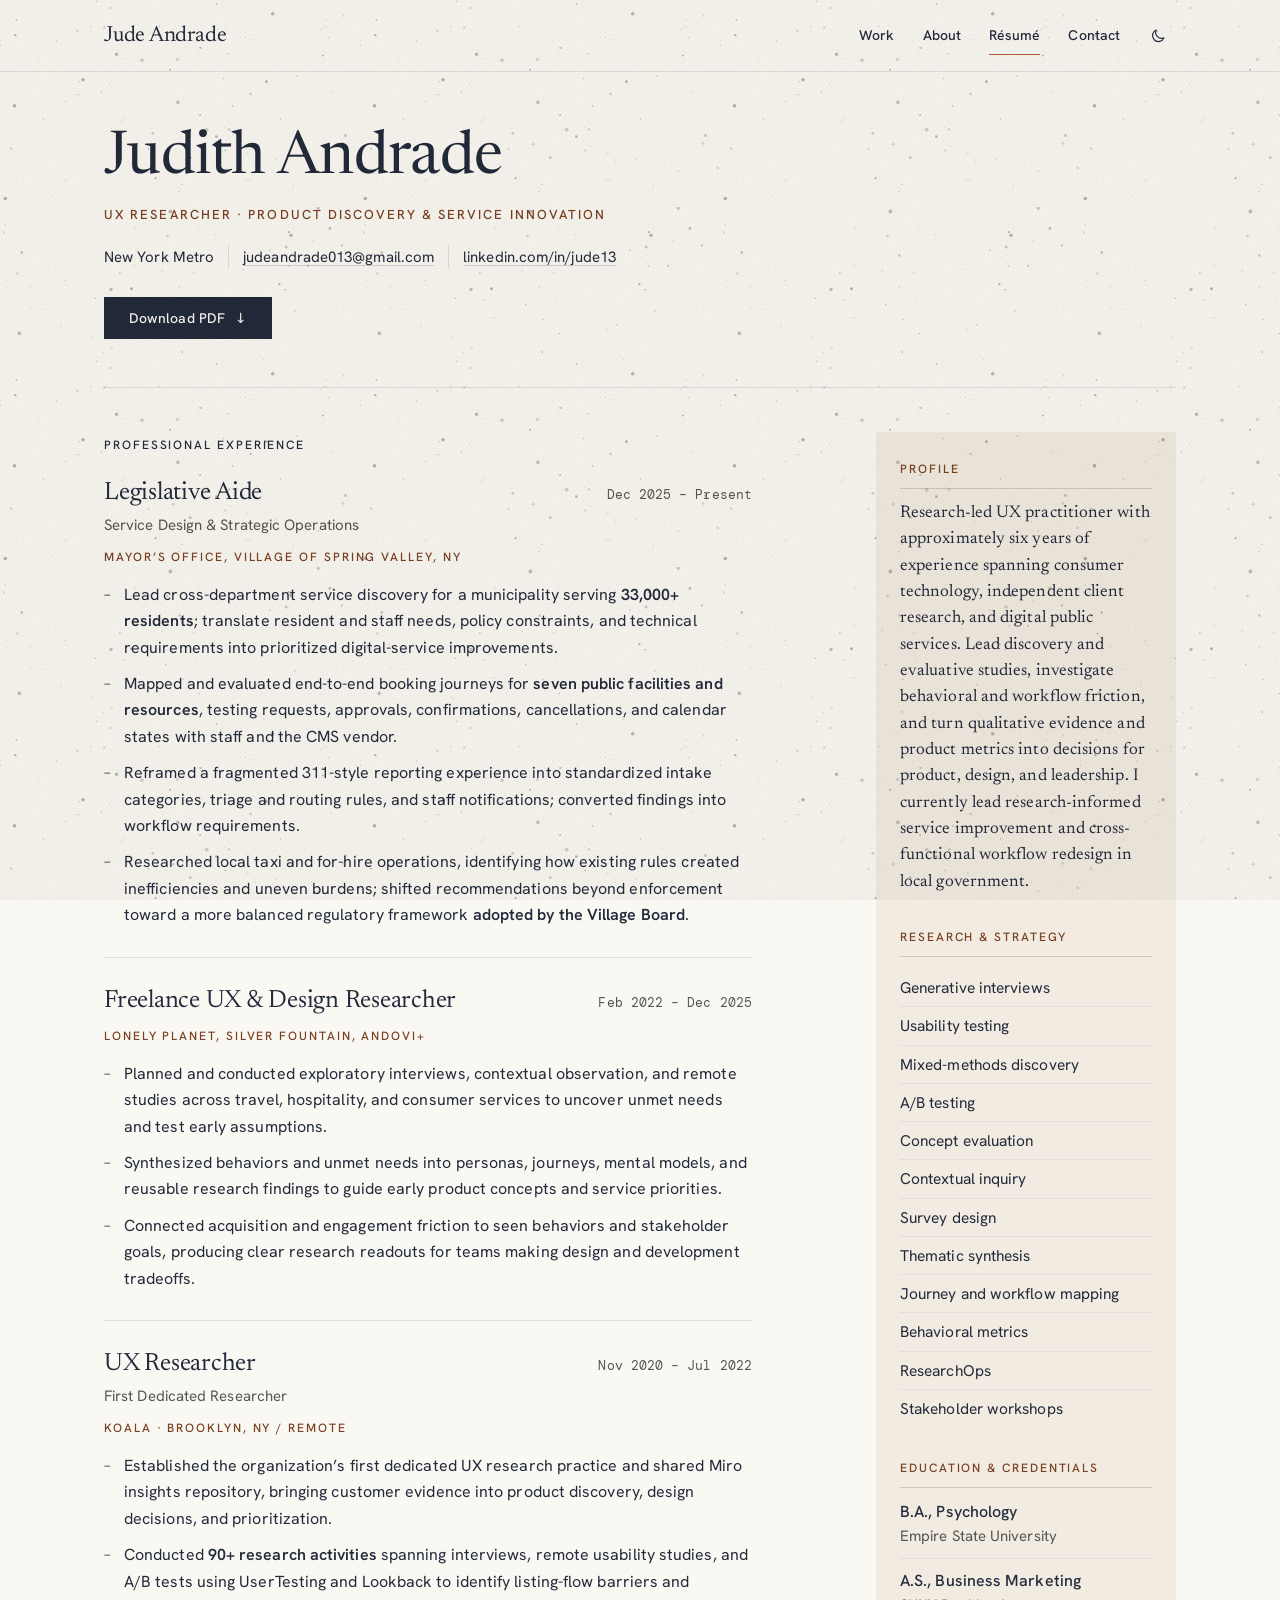
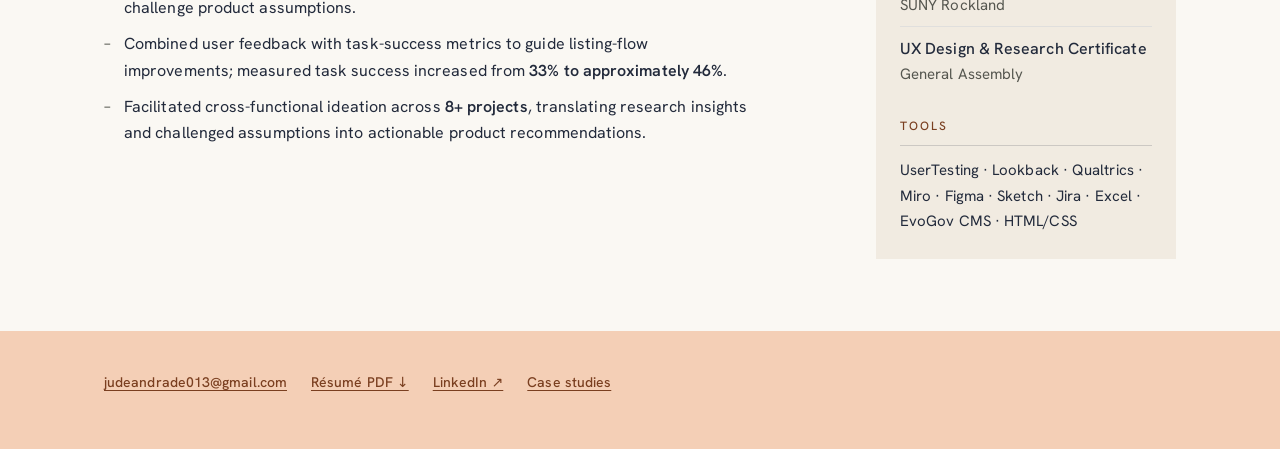
<file: resume.html>
<!DOCTYPE html>
<html lang="en">
<head>
<meta charset="utf-8"/>
<meta content="width=device-width,initial-scale=1,viewport-fit=cover" name="viewport"/>
<meta content="#FAF8F3" name="theme-color"/>
<script>(function(){var d=document.documentElement,t;try{t=localStorage.getItem("theme")}catch(e){}if(t!=="light"&&t!=="dark")t=matchMedia("(prefers-color-scheme: dark)").matches?"dark":"light";d.setAttribute("data-theme",t);})();</script>
<title>Résumé · Jude Andrade, UX Researcher</title>
<meta content="Résumé of Judith (Jude) Andrade, UX researcher in product discovery and service innovation: municipal service design in the Village of Spring Valley, freelance research for travel and hospitality clients, and KOALA’s first dedicated UX researcher." name="description"/>
<meta content="profile" property="og:type"/>
<meta content="Résumé · Jude Andrade, UX Researcher" property="og:title"/>
<meta content="UX researcher in product discovery and service innovation. Experience in local government, freelance research, and consumer technology." property="og:description"/>
<meta content="https://judeandrade013.github.io/resume.html" property="og:url"/>
<meta content="https://judeandrade013.github.io/og-card.jpg?v=20261117" property="og:image"/>
<meta content="1200" property="og:image:width"/>
<meta content="630" property="og:image:height"/>
<meta content="Jude Andrade, design researcher: Hi, I’m Jude." property="og:image:alt"/>
<meta content="summary_large_image" name="twitter:card"/>
<link href="https://judeandrade013.github.io/resume.html" rel="canonical"/>
<link href="favicon.svg?v=20261029" rel="icon" type="image/svg+xml"/>
<link href="https://fonts.googleapis.com" rel="preconnect"/>
<link crossorigin="" href="https://fonts.gstatic.com" rel="preconnect"/>
<link href="https://fonts.googleapis.com/css2?family=Hanken+Grotesk:wght@400;500;600&amp;family=Newsreader:ital,opsz,wght@0,6..72,300..600;1,6..72,400&amp;family=DM+Mono:wght@400;500&amp;display=swap" rel="stylesheet"/>
<link href="site.css?v=19" rel="stylesheet"/>
</head>
<body class="resume-page">
<a class="skip" href="#main">Skip to content</a>
<nav aria-label="Main"><div class="wrap nav-in"><a class="mark" href="index.html">Jude Andrade</a><div class="nav-links"><a href="index.html#work">Work</a><a href="about.html">About</a><a aria-current="page" href="resume.html">Résumé</a><a href="index.html#contact">Contact</a><button class="theme-toggle" type="button" aria-pressed="false" aria-label="Dark theme" title="Dark theme"><svg class="i-moon" viewBox="0 0 24 24" width="18" height="18" aria-hidden="true" focusable="false"><path d="M20 14.5A8 8 0 0 1 9.5 4a8 8 0 1 0 10.5 10.5z" fill="none" stroke="currentColor" stroke-width="1.6" stroke-linejoin="round"/></svg><svg class="i-sun" viewBox="0 0 24 24" width="18" height="18" aria-hidden="true" focusable="false"><circle cx="12" cy="12" r="4" fill="none" stroke="currentColor" stroke-width="1.6"/><path d="M12 2.5v2.5M12 19v2.5M2.5 12H5M19 12h2.5M5.3 5.3l1.8 1.8M16.9 16.9l1.8 1.8M5.3 18.7l1.8-1.8M16.9 7.1l1.8-1.8" stroke="currentColor" stroke-width="1.6" stroke-linecap="round"/></svg></button></div><button class="menu-btn" type="button" aria-haspopup="dialog" aria-controls="menu" aria-expanded="false">Menu</button></div></nav>
<dialog class="menu-dlg" id="menu" aria-label="Menu"><div class="menu-inner"><div class="menu-top"><a class="mark" href="index.html">Jude Andrade</a><button class="close-btn" type="button" data-close>Close</button></div><ul class="menu-list"><li><a href="index.html#work">Work</a></li><li><a href="about.html">About</a></li><li><a href="resume.html" aria-current="page">Résumé</a></li><li><a href="index.html#contact">Contact</a></li></ul></div></dialog>
<main id="main" class="wrap resume">

<header class="rs-head">
<h1>Judith Andrade</h1>
<p class="rs-title">UX Researcher · Product Discovery &amp; Service Innovation</p>
<p class="rs-contact"><span>New York Metro</span><a href="mailto:judeandrade013@gmail.com">judeandrade013@gmail.com</a><a href="https://www.linkedin.com/in/jude13/" rel="noopener" target="_blank">linkedin.com/in/jude13</a></p>
<p class="rs-actions"><a class="btn btn-primary" href="resume.pdf?v=20261117c" download="Jude_Andrade_Resume.pdf">Download PDF <span aria-hidden="true">↓</span></a></p>
</header>

<div class="rs-body"><div class="rs-main"><section aria-labelledby="rs-exp"><h2 class="rs-label" id="rs-exp">Professional experience</h2>
<div class="rs-content">
<article class="rs-role" aria-labelledby="role-1">
<div class="rs-role-head"><h3 id="role-1">Legislative Aide</h3><p class="rs-dates">Dec 2025 – Present</p><p class="rs-sub">Service Design &amp; Strategic Operations</p></div>
<p class="rs-org">Mayor’s Office, Village of Spring Valley, NY</p>
<ul>
<li>Lead cross-department service discovery for a municipality serving <strong>33,000+ residents</strong>; translate resident and staff needs, policy constraints, and technical requirements into prioritized digital-service improvements.</li>
<li>Mapped and evaluated end-to-end booking journeys for <strong>seven public facilities and resources</strong>, testing requests, approvals, confirmations, cancellations, and calendar states with staff and the CMS vendor.</li>
<li>Reframed a fragmented 311-style reporting experience into standardized intake categories, triage and routing rules, and staff notifications; converted findings into workflow requirements.</li>
<li>Researched local taxi and for-hire operations, identifying how existing rules created inefficiencies and uneven burdens; shifted recommendations beyond enforcement toward a more balanced regulatory framework <strong>adopted by the Village Board</strong>.</li>
</ul>
</article>

<article class="rs-role" aria-labelledby="role-2">
<div class="rs-role-head"><h3 id="role-2">Freelance UX &amp; Design Researcher</h3><p class="rs-dates">Feb 2022 – Dec 2025</p></div>
<p class="rs-org">Lonely Planet, Silver Fountain, Andovi+</p>
<ul>
<li>Planned and conducted exploratory interviews, contextual observation, and remote studies across travel, hospitality, and consumer services to uncover unmet needs and test early assumptions.</li>
<li>Synthesized behaviors and unmet needs into personas, journeys, mental models, and reusable research findings to guide early product concepts and service priorities.</li>
<li>Connected acquisition and engagement friction to seen behaviors and stakeholder goals, producing clear research readouts for teams making design and development tradeoffs.</li>
</ul>
</article>

<article class="rs-role" aria-labelledby="role-3">
<div class="rs-role-head"><h3 id="role-3">UX Researcher</h3><p class="rs-dates">Nov 2020 – Jul 2022</p><p class="rs-sub">First Dedicated Researcher</p></div>
<p class="rs-org">KOALA · Brooklyn, NY / Remote</p>
<ul>
<li>Established the organization’s first dedicated UX research practice and shared Miro insights repository, bringing customer evidence into product discovery, design decisions, and prioritization.</li>
<li>Conducted <strong>90+ research activities</strong> spanning interviews, remote usability studies, and A/B tests using UserTesting and Lookback to identify listing-flow barriers and challenge product assumptions.</li>
<li>Combined user feedback with task-success metrics to guide listing-flow improvements; measured task success increased from <strong>33% to approximately 46%</strong>.</li>
<li>Facilitated cross-functional ideation across <strong>8+ projects</strong>, translating research insights and challenged assumptions into actionable product recommendations.</li>
</ul>
</article>
</div></section></div><aside class="rs-side" aria-label="Profile, skills, education and tools"><section aria-labelledby="rs-profile"><h2 class="rs-label" id="rs-profile">Profile</h2>
<div class="rs-content"><p class="rs-profile">Research-led UX practitioner with approximately six years of experience spanning consumer technology, independent client research, and digital public services. Lead discovery and evaluative studies, investigate behavioral and workflow friction, and turn qualitative evidence and product metrics into decisions for product, design, and leadership. I currently lead research-informed service improvement and cross-functional workflow redesign in local government.</p></div></section><section aria-labelledby="rs-comp"><h2 class="rs-label" id="rs-comp">Research &amp; strategy</h2>
<div class="rs-content"><ul class="rs-skills">
<li>Generative interviews</li>
<li>Usability testing</li>
<li>Mixed-methods discovery</li>
<li>A/B testing</li>
<li>Concept evaluation</li>
<li>Contextual inquiry</li>
<li>Survey design</li>
<li>Thematic synthesis</li>
<li>Journey and workflow mapping</li>
<li>Behavioral metrics</li>
<li>ResearchOps</li>
<li>Stakeholder workshops</li>
</ul></div></section><section aria-labelledby="rs-edu"><h2 class="rs-label" id="rs-edu">Education &amp; credentials</h2>
<div class="rs-content">
<div class="rs-item"><p>B.A., Psychology</p><p>Empire State University</p></div>
<div class="rs-item"><p>A.S., Business Marketing</p><p>SUNY Rockland</p></div>
<div class="rs-item"><p>UX Design &amp; Research Certificate</p><p>General Assembly</p></div>
</div></section><section aria-labelledby="rs-tools"><h2 class="rs-label" id="rs-tools">Tools</h2>
<div class="rs-content"><p class="rs-tools">UserTesting · Lookback · Qualtrics · Miro · Figma · Sketch · Jira · Excel · EvoGov CMS · HTML/CSS</p></div></section></aside></div>
</main>
<footer class="page-footer"><div class="wrap"><p><a href="mailto:judeandrade013@gmail.com">judeandrade013@gmail.com</a><a href="resume.pdf?v=20261117c" download="Jude_Andrade_Resume.pdf">Résumé PDF ↓</a><a href="https://www.linkedin.com/in/jude13/" rel="noopener" target="_blank">LinkedIn ↗</a><a href="index.html#work">Case studies</a></p></div></footer>
<script src="site.js?v=19" defer></script>
<script data-goatcounter="https://judeandrade013.goatcounter.com/count" async src="//gc.zgo.at/count.js"></script>
</body>
</html>
</file>
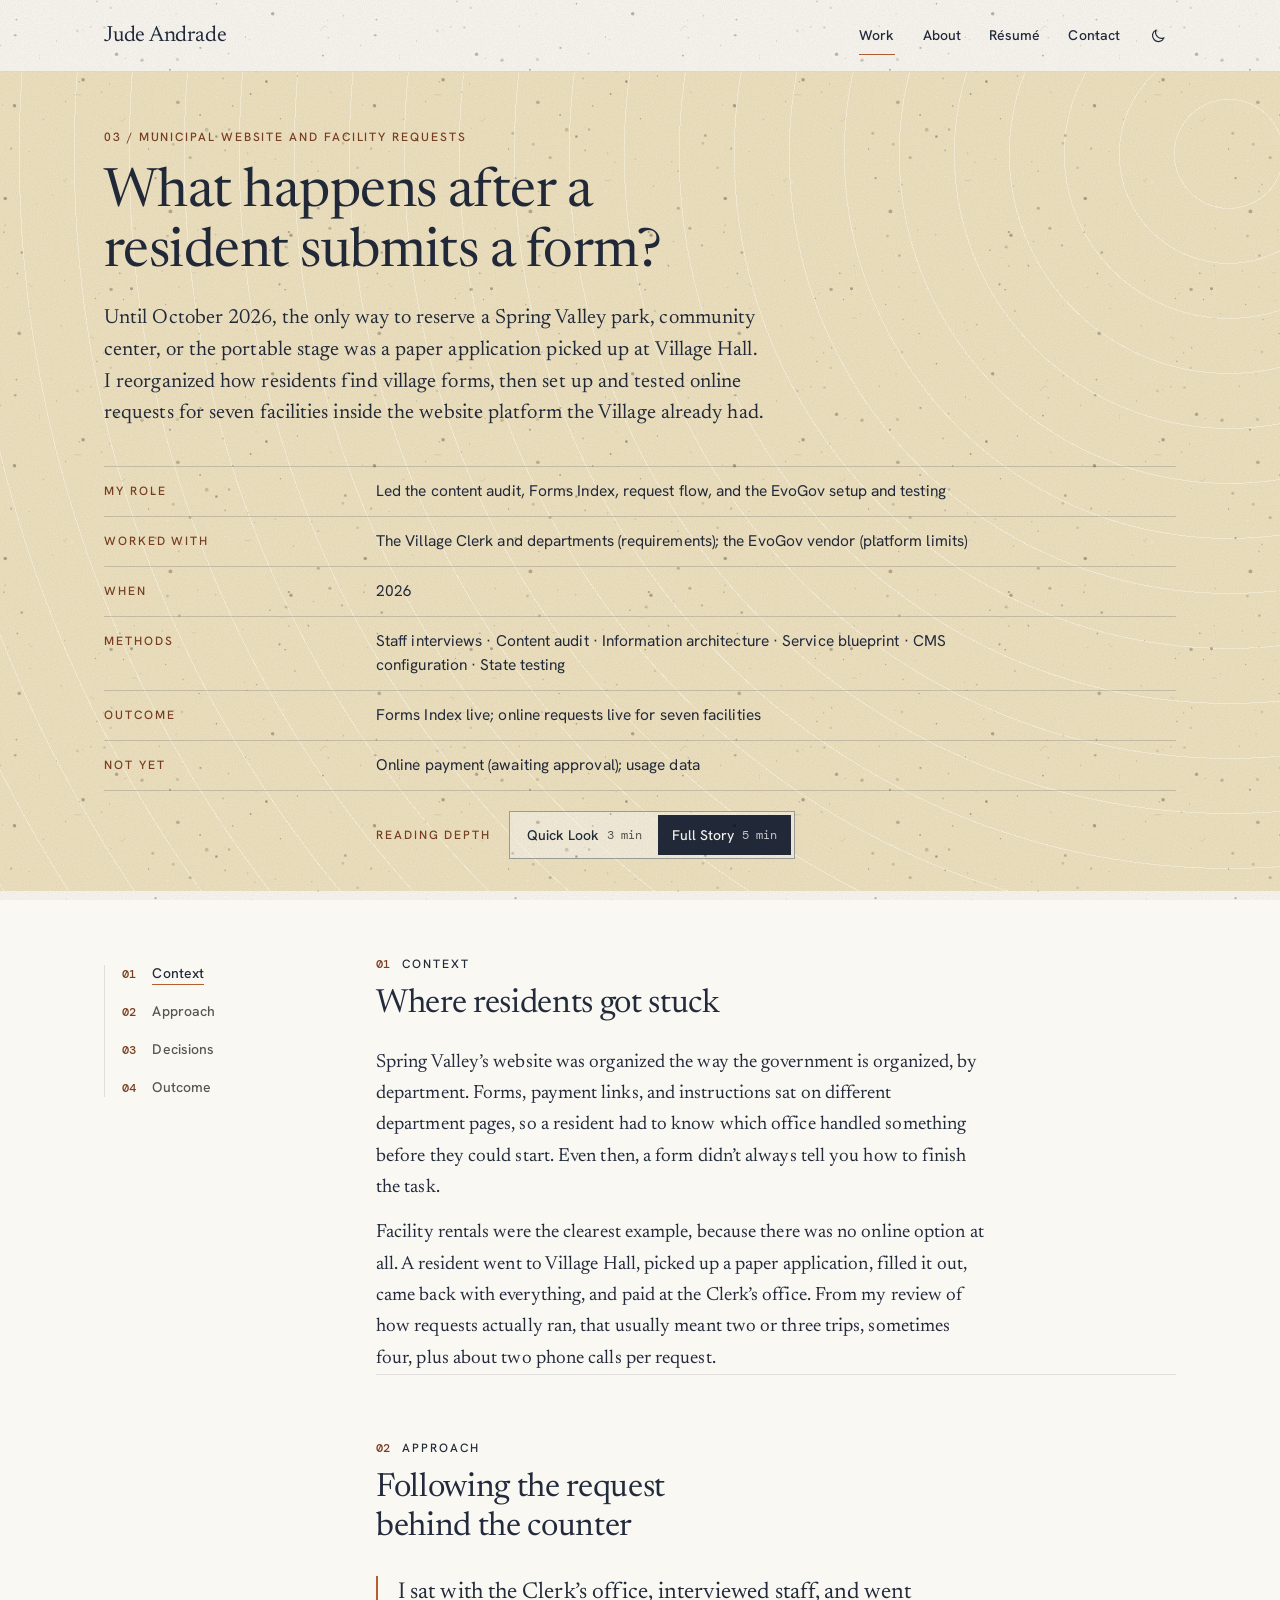
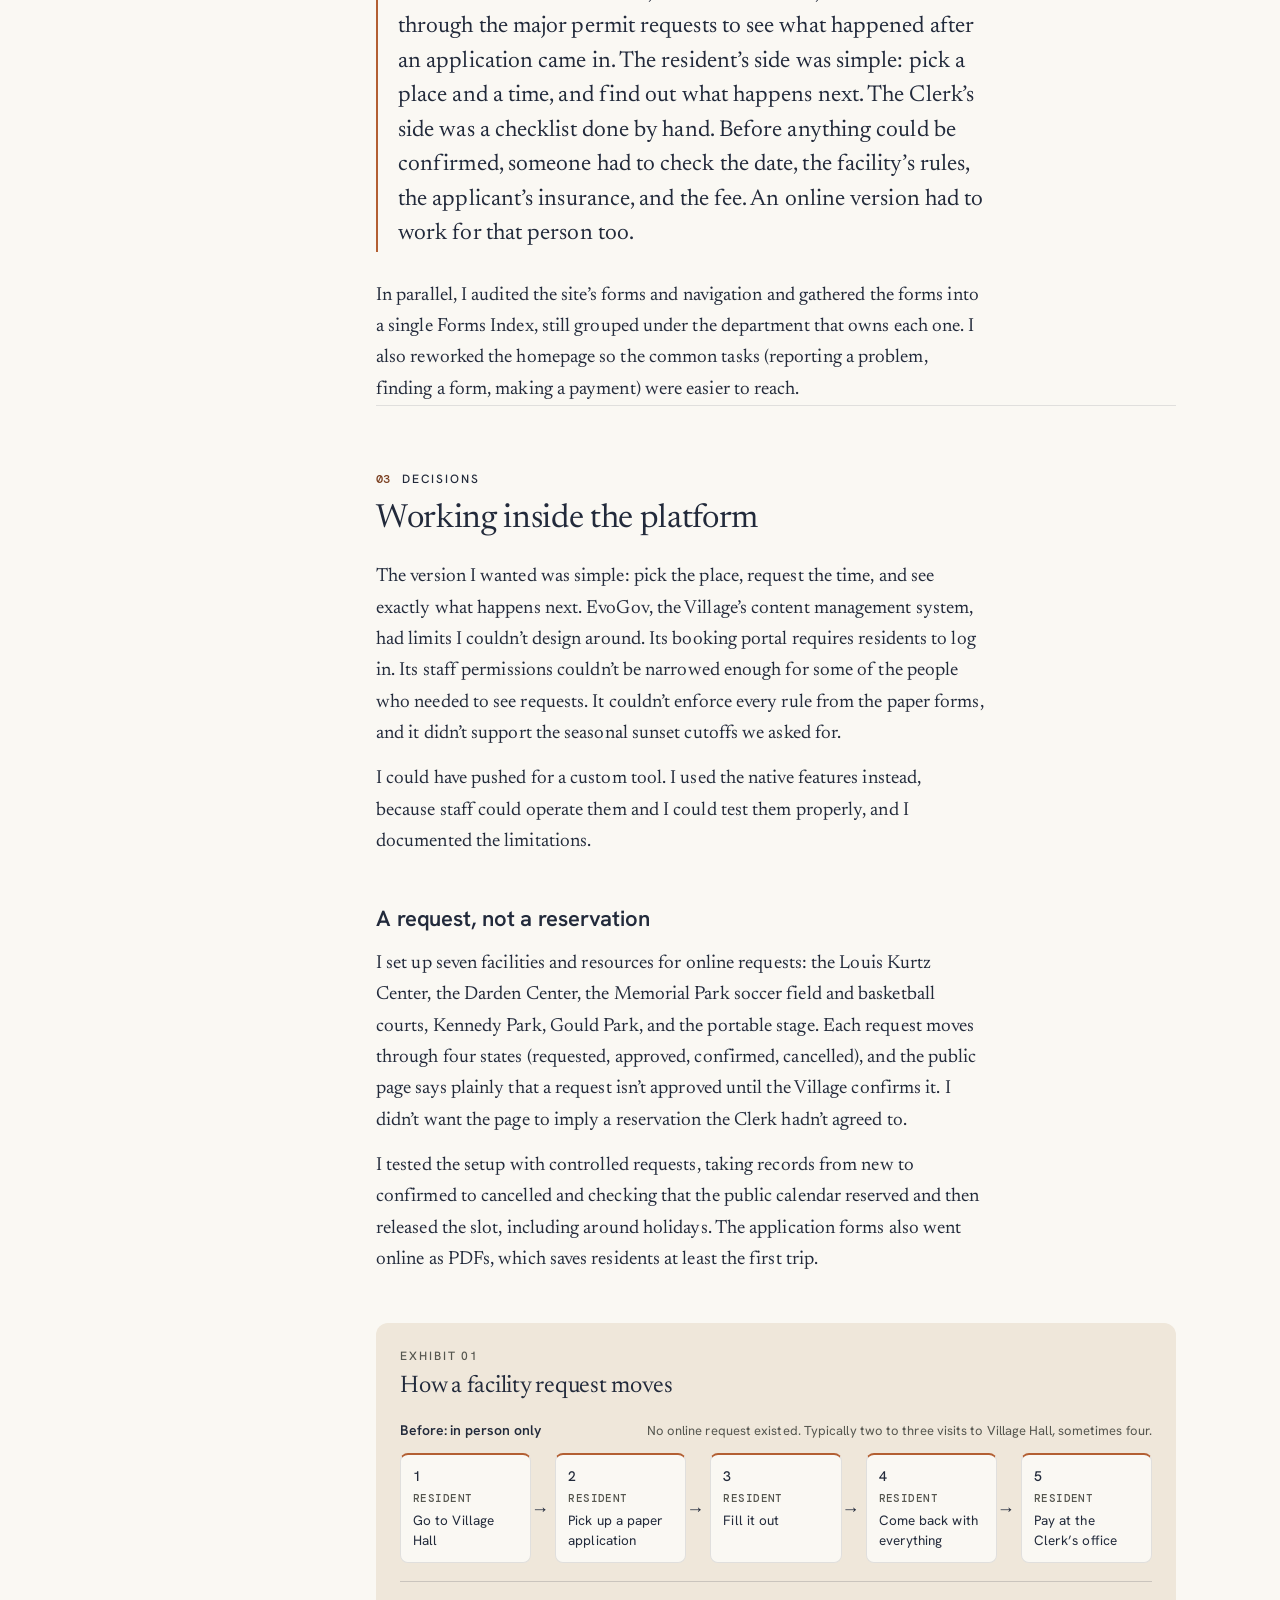
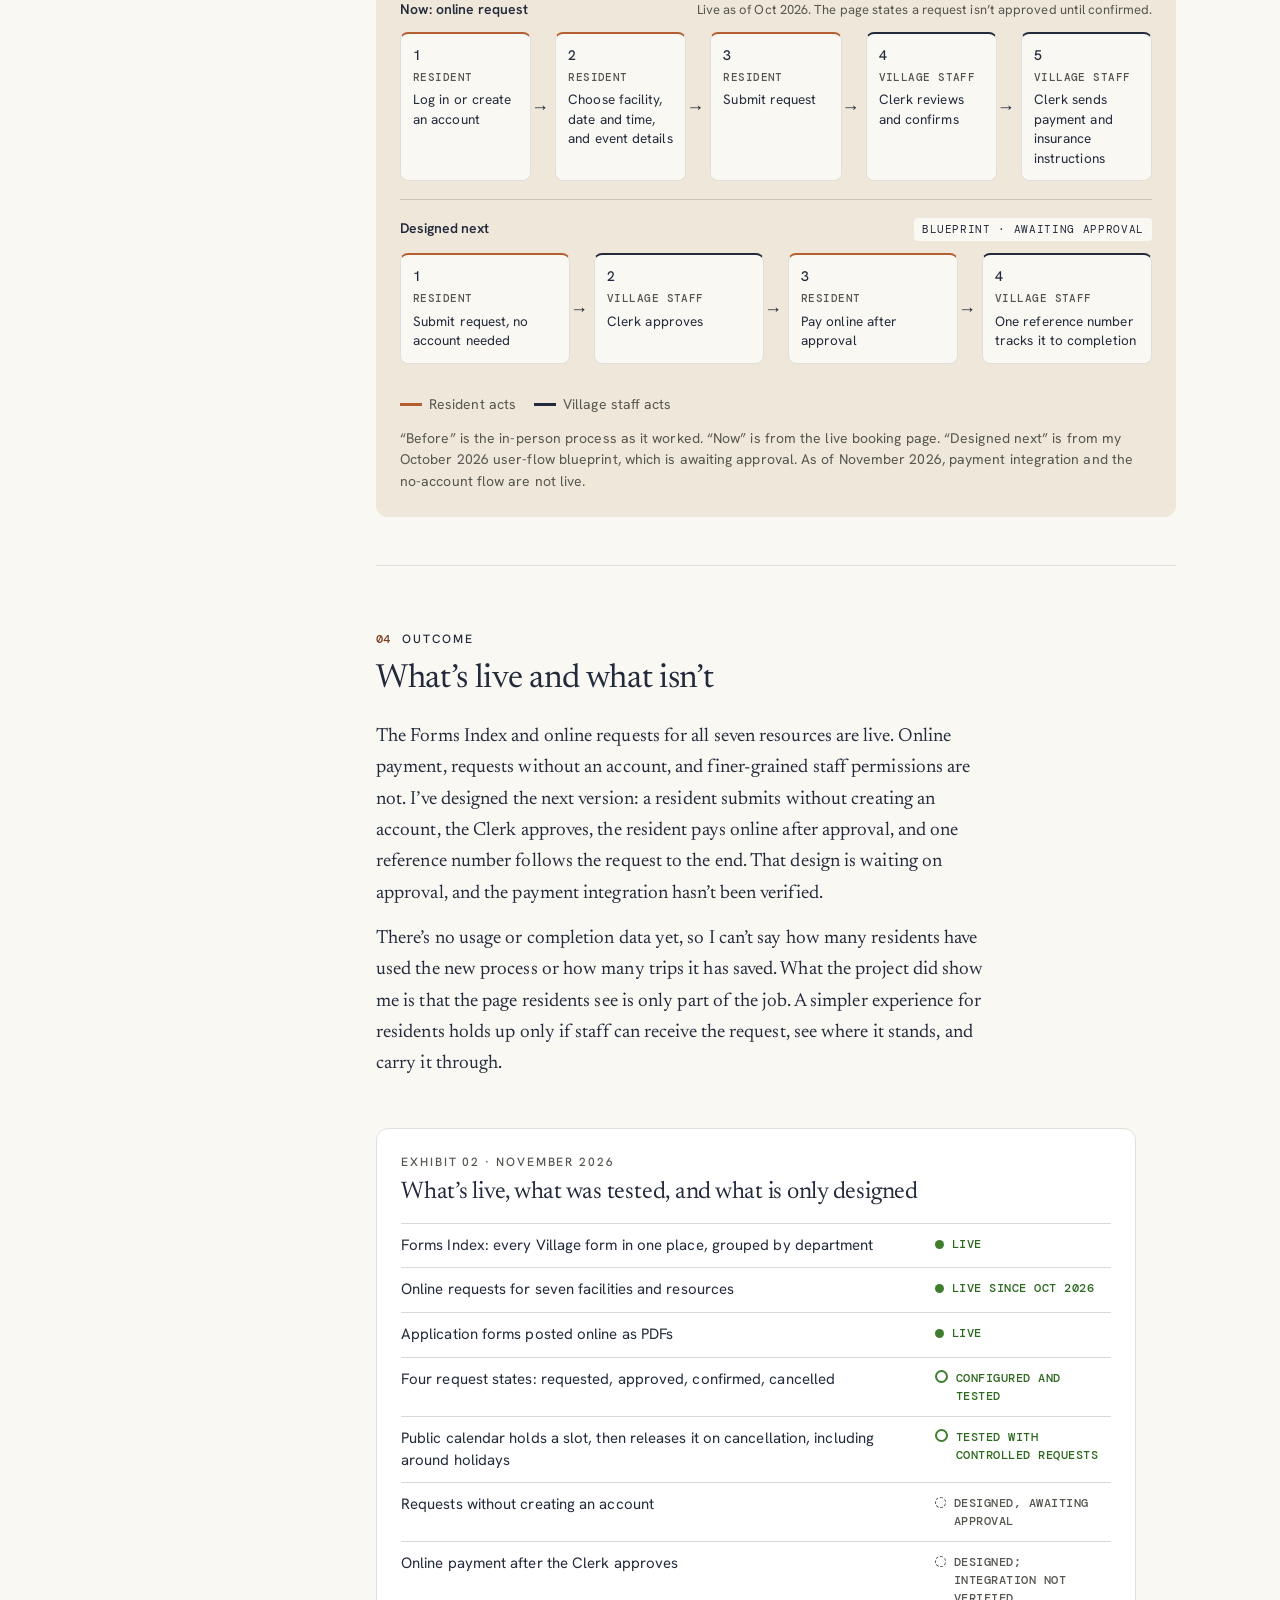
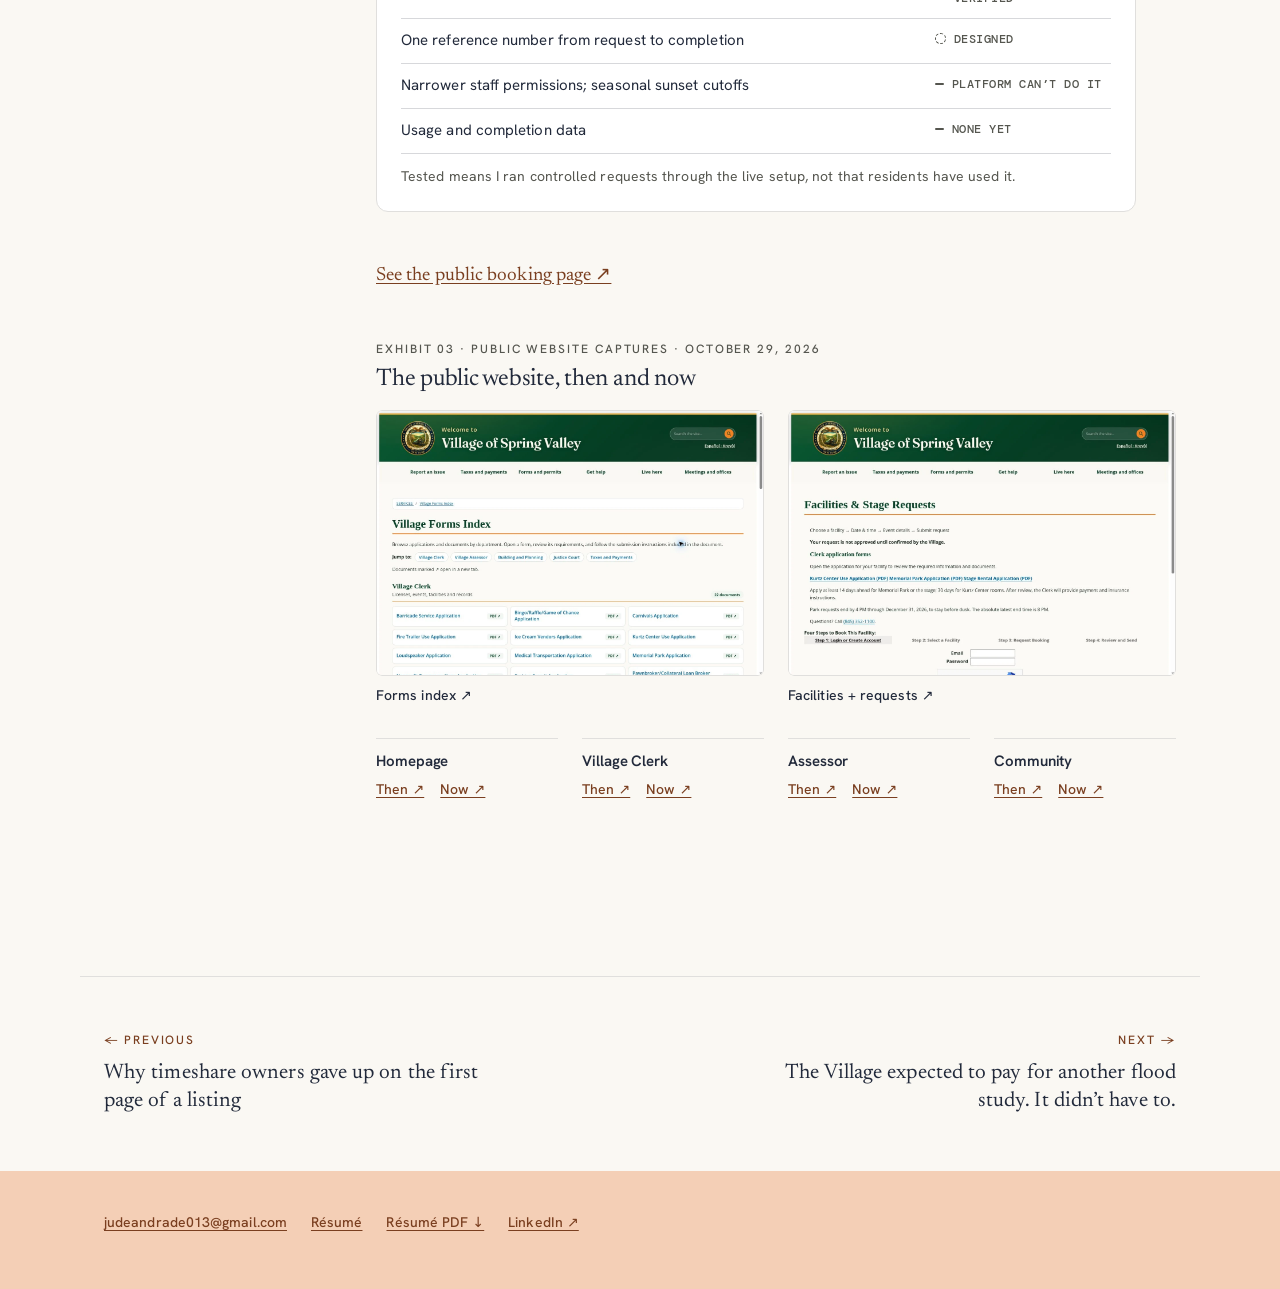
<file: work/digital-services.html>
<!DOCTYPE html>
<html lang="en">
<head>
<meta charset="utf-8"/>
<meta content="width=device-width,initial-scale=1,viewport-fit=cover" name="viewport"/>
<meta content="#FAF8F3" name="theme-color"/>
<script>(function(){var d=document.documentElement,t;try{t=localStorage.getItem("theme")}catch(e){}if(t!=="light"&&t!=="dark")t=matchMedia("(prefers-color-scheme: dark)").matches?"dark":"light";d.setAttribute("data-theme",t);})();</script>
<title>What happens after a resident submits a form? · Jude Andrade</title>
<meta content="Until October 2026, the only way to reserve a Spring Valley park, community center, or the portable stage was a paper application picked up at Village Hall. I reorganized how residents find village forms, then set up and tested online requests for seven facilities inside the website platform the Village already had." name="description"/>
<meta content="article" property="og:type"/>
<meta content="What happens after a resident submits a form?" property="og:title"/>
<meta content="Until October 2026, the only way to reserve a Spring Valley park, community center, or the portable stage was a paper application picked up at Village Hall. I reorganized how residents find village forms, then set up and tested online requests for seven facilities inside the website platform the Village already had." property="og:description"/>
<meta content="https://judeandrade013.github.io/og-card.jpg?v=20261117" property="og:image"/>
<meta content="1200" property="og:image:width"/>
<meta content="630" property="og:image:height"/>
<meta content="Jude Andrade, design researcher: Hi, I’m Jude." property="og:image:alt"/>
<meta content="https://judeandrade013.github.io/og-card.jpg?v=20261117" name="twitter:image"/>
<meta content="summary_large_image" name="twitter:card"/>
<link href="../favicon.svg" rel="icon" type="image/svg+xml"/>
<link href="https://fonts.googleapis.com" rel="preconnect"/>
<link crossorigin="" href="https://fonts.gstatic.com" rel="preconnect"/>
<link href="https://fonts.googleapis.com/css2?family=Hanken+Grotesk:wght@400;500;600&amp;family=Newsreader:ital,opsz,wght@0,6..72,300..600;1,6..72,400&amp;family=DM+Mono:wght@400;500&amp;display=swap" rel="stylesheet"/>
<link href="../site.css?v=19" rel="stylesheet"/>
</head>
<body class="case-page">
<a class="skip" href="#main">Skip to content</a>
<nav aria-label="Main"><div class="wrap nav-in"><a class="mark" href="../index.html">Jude Andrade</a><div class="nav-links"><a aria-current="page" href="../index.html#work">Work</a><a href="../about.html">About</a><a href="../resume.html">Résumé</a><a href="../index.html#contact">Contact</a><button class="theme-toggle" type="button" aria-pressed="false" aria-label="Dark theme" title="Dark theme"><svg class="i-moon" viewBox="0 0 24 24" width="18" height="18" aria-hidden="true" focusable="false"><path d="M20 14.5A8 8 0 0 1 9.5 4a8 8 0 1 0 10.5 10.5z" fill="none" stroke="currentColor" stroke-width="1.6" stroke-linejoin="round"/></svg><svg class="i-sun" viewBox="0 0 24 24" width="18" height="18" aria-hidden="true" focusable="false"><circle cx="12" cy="12" r="4" fill="none" stroke="currentColor" stroke-width="1.6"/><path d="M12 2.5v2.5M12 19v2.5M2.5 12H5M19 12h2.5M5.3 5.3l1.8 1.8M16.9 16.9l1.8 1.8M5.3 18.7l1.8-1.8M16.9 7.1l1.8-1.8" stroke="currentColor" stroke-width="1.6" stroke-linecap="round"/></svg></button></div><button class="menu-btn" type="button" aria-haspopup="dialog" aria-controls="menu" aria-expanded="false">Menu</button></div></nav>
<dialog class="menu-dlg" id="menu" aria-label="Menu"><div class="menu-inner"><div class="menu-top"><a class="mark" href="../index.html">Jude Andrade</a><button class="close-btn" type="button" data-close>Close</button></div><ul class="menu-list"><li><a href="../index.html#work" aria-current="page">Work</a></li><li><a href="../about.html">About</a></li><li><a href="../resume.html">Résumé</a></li><li><a href="../index.html#contact">Contact</a></li></ul></div></dialog>
<main id="main">
<article aria-labelledby="h-public-services" data-depth="full" class="case story-case" style="--band:var(--band-3)" id="public-services">
<div class="wrap">
<div class="case-band"><div class="case-head"><p class="label">03 / Municipal website and facility requests</p></div>
<h1 id="h-public-services">What happens after a resident submits a form?</h1>
<p class="dek">Until October 2026, the only way to reserve a Spring Valley park, community center, or the portable stage was a paper application picked up at Village Hall. I reorganized how residents find village forms, then set up and tested online requests for seven facilities inside the website platform the Village already had.</p>
<dl class="facts case-meta"><div class="wide"><dt class="label">My role</dt><dd>Led the content audit, Forms Index, request flow, and the EvoGov setup and testing</dd></div><div><dt class="label">Worked with</dt><dd>The Village Clerk and departments (requirements); the EvoGov vendor (platform limits)</dd></div><div><dt class="label">When</dt><dd>2026</dd></div><div class="wide"><dt class="label">Methods</dt><dd>Staff interviews · Content audit · Information architecture · Service blueprint · CMS configuration · State testing</dd></div><div><dt class="label">Outcome</dt><dd>Forms Index live; online requests live for seven facilities</dd></div><div><dt class="label">Not yet</dt><dd>Online payment (awaiting approval); usage data</dd></div></dl>
<div class="depth"><p class="label" id="depth-l">Reading depth</p><div class="seg" role="radiogroup" aria-labelledby="depth-l"><button type="button" role="radio" value="quick" aria-checked="false" tabindex="-1">Quick Look <span class="t">3 min</span></button><button type="button" role="radio" value="full" aria-checked="true">Full Story <span class="t">5 min</span></button></div></div></div>
</div>
<div class="wrap case-body">
<nav class="rail" aria-label="Sections in this case study"><div class="rail-in"><span class="rail-line" aria-hidden="true"><span class="rail-fill"></span></span><ol><li><a href="#s-context"><span class="part-no">01</span><span class="rl">Context</span></a></li><li><a href="#s-approach"><span class="part-no">02</span><span class="rl">Approach</span></a></li><li><a href="#s-decisions"><span class="part-no">03</span><span class="rl">Decisions</span></a></li><li><a href="#s-outcome"><span class="part-no">04</span><span class="rl">Outcome</span></a></li></ol></div></nav>
<div class="stages">
<section class="chapter stage" id="s-context" data-name="Context" aria-labelledby="s-context-t">
<div class="stage-head"><p class="part"><span class="part-no">01</span> Context</p><h2 class="stage-title" id="s-context-t">Where residents got stuck</h2></div>
<div class="story stage-body">
<p>Spring Valley’s website was organized the way the government is organized, by department. Forms, payment links, and instructions sat on different department pages, so a resident had to know which office handled something before they could start. Even then, a form didn’t always tell you how to finish the task.</p>
<p>Facility rentals were the clearest example, because there was no online option at all. A resident went to Village Hall, picked up a paper application, filled it out, came back with everything, and paid at the Clerk’s office. From my review of how requests actually ran, that usually meant two or three trips, sometimes four, plus about two phone calls per request.</p>
</div>
<button class="expand" type="button">Read this section <span aria-hidden="true">↓</span></button>
</section>
<section class="chapter stage" id="s-approach" data-name="Approach" aria-labelledby="s-approach-t">
<div class="stage-head"><p class="part"><span class="part-no">02</span> Approach</p><h2 class="stage-title" id="s-approach-t">Following the request behind the counter</h2></div>
<div class="story stage-body">
<p class="insight">I sat with the Clerk’s office, interviewed staff, and went through the major permit requests to see what happened after an application came in. The resident’s side was simple: pick a place and a time, and find out what happens next. The Clerk’s side was a checklist done by hand. Before anything could be confirmed, someone had to check the date, the facility’s rules, the applicant’s insurance, and the fee. An online version had to work for that person too.</p>
<p>In parallel, I audited the site’s forms and navigation and gathered the forms into a single Forms Index, still grouped under the department that owns each one. I also reworked the homepage so the common tasks (reporting a problem, finding a form, making a payment) were easier to reach.</p>
</div>
<button class="expand" type="button">Read this section <span aria-hidden="true">↓</span></button>
</section>
<section class="chapter stage" id="s-decisions" data-name="Decisions" aria-labelledby="s-decisions-t">
<div class="stage-head"><p class="part"><span class="part-no">03</span> Decisions</p><h2 class="stage-title" id="s-decisions-t">Working inside the platform</h2></div>
<div class="story stage-body">
<p>The version I wanted was simple: pick the place, request the time, and see exactly what happens next. EvoGov, the Village’s content management system, had limits I couldn’t design around. Its booking portal requires residents to log in. Its staff permissions couldn’t be narrowed enough for some of the people who needed to see requests. It couldn’t enforce every rule from the paper forms, and it didn’t support the seasonal sunset cutoffs we asked for.</p>
<p>I could have pushed for a custom tool. I used the native features instead, because staff could operate them and I could test them properly, and I documented the limitations.</p>
<h3>A request, not a reservation</h3>
<p>I set up seven facilities and resources for online requests: the Louis Kurtz Center, the Darden Center, the Memorial Park soccer field and basketball courts, Kennedy Park, Gould Park, and the portable stage. Each request moves through four states (requested, approved, confirmed, cancelled), and the public page says plainly that a request isn’t approved until the Village confirms it. I didn’t want the page to imply a reservation the Clerk hadn’t agreed to.</p>
<p>I tested the setup with controlled requests, taking records from new to confirmed to cancelled and checking that the public calendar reserved and then released the slot, including around holidays. The application forms also went online as PDFs, which saves residents at least the first trip.</p>
<figure aria-labelledby="flow-head-1" class="flow story-exhibit q">
<div class="exhibit-head"><p class="label">Exhibit 01</p><h3 id="flow-head-1">How a facility request moves</h3></div>
<div class="flow-row">
<div class="flow-head"><h4>Before: in person only</h4><span class="note">No online request existed. Typically two to three visits to Village Hall, sometimes four.</span></div>
<ol aria-label="Before: in-person process" class="flow-steps">
<li class="resident"><span class="who">Resident</span>Go to Village Hall</li>
<li class="resident"><span class="who">Resident</span>Pick up a paper application</li>
<li class="resident"><span class="who">Resident</span>Fill it out</li>
<li class="resident"><span class="who">Resident</span>Come back with everything</li>
<li class="resident"><span class="who">Resident</span>Pay at the Clerk’s office</li>
</ol>
</div>
<div class="flow-row">
<div class="flow-head"><h4>Now: online request</h4><span class="note">Live as of Oct 2026. The page states a request isn’t approved until confirmed.</span></div>
<ol aria-label="Now: online request process" class="flow-steps">
<li class="resident"><span class="who">Resident</span>Log in or create an account</li>
<li class="resident"><span class="who">Resident</span>Choose facility, date and time, and event details</li>
<li class="resident"><span class="who">Resident</span>Submit request</li>
<li class="clerk"><span class="who">Village staff</span>Clerk reviews and confirms</li>
<li class="clerk"><span class="who">Village staff</span>Clerk sends payment and insurance instructions</li>
</ol>
</div>
<div class="flow-row next">
<div class="flow-head"><h4>Designed next</h4><span class="flow-badge">Blueprint · awaiting approval</span></div>
<ol aria-label="Designed next: approval before payment" class="flow-steps">
<li class="resident"><span class="who">Resident</span>Submit request, no account needed</li>
<li class="clerk"><span class="who">Village staff</span>Clerk approves</li>
<li class="resident"><span class="who">Resident</span>Pay online after approval</li>
<li class="clerk"><span class="who">Village staff</span>One reference number tracks it to completion</li>
</ol>
</div>
<p class="proof-below flow-key"><span><i class="swatch resident-key"></i>Resident acts</span><span><i class="swatch staff-key"></i>Village staff acts</span></p>
<figcaption class="proof-below">“Before” is the in-person process as it worked. “Now” is from the live booking page. “Designed next” is from my October 2026 user-flow blueprint, which is awaiting approval. As of November 2026, payment integration and the no-account flow are not live.</figcaption>
</figure>
</div>
<button class="expand" type="button">Read this section <span aria-hidden="true">↓</span></button>
</section>
<section class="chapter stage" id="s-outcome" data-name="Outcome" aria-labelledby="s-outcome-t">
<div class="stage-head"><p class="part"><span class="part-no">04</span> Outcome</p><h2 class="stage-title" id="s-outcome-t">What’s live and what isn’t</h2></div>
<div class="story stage-body">
<p>The Forms Index and online requests for all seven resources are live. Online payment, requests without an account, and finer-grained staff permissions are not. I’ve designed the next version: a resident submits without creating an account, the Clerk approves, the resident pays online after approval, and one reference number follows the request to the end. That design is waiting on approval, and the payment integration hasn’t been verified.</p>
<p>There’s no usage or completion data yet, so I can’t say how many residents have used the new process or how many trips it has saved. What the project did show me is that the page residents see is only part of the job. A simpler experience for residents holds up only if staff can receive the request, see where it stands, and carry it through.</p>
<figure class="exhibit story-exhibit q" aria-labelledby="status-title">
<div class="exhibit-head"><p class="label">Exhibit 02 · November 2026</p><h3 id="status-title">What’s live, what was tested, and what is only designed</h3></div>
<ul class="status">
<li><span>Forms Index: every Village form in one place, grouped by department</span><span class="st st-live">Live</span></li>
<li><span>Online requests for seven facilities and resources</span><span class="st st-live">Live since Oct 2026</span></li>
<li><span>Application forms posted online as PDFs</span><span class="st st-live">Live</span></li>
<li><span>Four request states: requested, approved, confirmed, cancelled</span><span class="st st-tested">Configured and tested</span></li>
<li><span>Public calendar holds a slot, then releases it on cancellation, including around holidays</span><span class="st st-tested">Tested with controlled requests</span></li>
<li><span>Requests without creating an account</span><span class="st st-designed">Designed, awaiting approval</span></li>
<li><span>Online payment after the Clerk approves</span><span class="st st-designed">Designed; integration not verified</span></li>
<li><span>One reference number from request to completion</span><span class="st st-designed">Designed</span></li>
<li><span>Narrower staff permissions; seasonal sunset cutoffs</span><span class="st st-no">Platform can’t do it</span></li>
<li><span>Usage and completion data</span><span class="st st-no">None yet</span></li>
</ul>
<figcaption>Tested means I ran controlled requests through the live setup, not that residents have used it.</figcaption>
</figure>
<p class="story-link"><a href="https://www.villagespringvalley.org/booking" rel="noopener noreferrer" target="_blank">See the public booking page ↗</a></p>
<section aria-labelledby="gallery-title" class="gallery story-exhibit q" id="gallery">
<div class="exhibit-head"><p class="label">Exhibit 03 · Public website captures · October 29, 2026</p><h3 id="gallery-title">The public website, then and now</h3></div>
<div class="gallery-wall">
<figure class="gallery-piece"><a href="https://www.villagespringvalley.org/village-forms-index-" rel="noopener noreferrer" target="_blank"><img alt="Current Village Forms Index with department shortcuts and document cards" decoding="async" height="926" loading="lazy" src="../forms-current-20261029.webp" width="1348"/></a><figcaption>Forms index ↗</figcaption></figure><figure class="gallery-piece"><a href="https://www.villagespringvalley.org/booking" rel="noopener noreferrer" target="_blank"><img alt="Current Facilities and Stage Requests page with request steps and approval guidance" decoding="async" height="926" loading="lazy" src="../booking-current-20261029.webp" width="1348"/></a><figcaption>Facilities + requests ↗</figcaption></figure>
</div>
<div role="group" aria-label="More public pages" class="gallery-rooms">
<article class="gallery-room"><h4>Homepage</h4><nav aria-label="Homepage versions"><a href="https://web.archive.org/web/20250916194049/https://www.villagespringvalley.org/" rel="noopener noreferrer" target="_blank">Then ↗</a><a href="https://www.villagespringvalley.org/" rel="noopener noreferrer" target="_blank">Now ↗</a></nav></article>
<article class="gallery-room"><h4>Village Clerk</h4><nav aria-label="Village Clerk versions"><a href="https://web.archive.org/web/20250213194626/https://www.villagespringvalley.org/departments/clerk" rel="noopener noreferrer" target="_blank">Then ↗</a><a href="https://www.villagespringvalley.org/departments/clerk" rel="noopener noreferrer" target="_blank">Now ↗</a></nav></article>
<article class="gallery-room"><h4>Assessor</h4><nav aria-label="Assessor versions"><a href="https://web.archive.org/web/20251028113147mp_/https://www.villagespringvalley.org/departments/AssessorsOffice" rel="noopener noreferrer" target="_blank">Then ↗</a><a href="https://www.villagespringvalley.org/departments/AssessorsOffice" rel="noopener noreferrer" target="_blank">Now ↗</a></nav></article>
<article class="gallery-room"><h4>Community</h4><nav aria-label="Community Development versions"><a href="https://web.archive.org/web/20260312140905/https://www.villagespringvalley.org/departments/CommunityDevelopment" rel="noopener noreferrer" target="_blank">Then ↗</a><a href="https://www.villagespringvalley.org/departments/CommunityDevelopment" rel="noopener noreferrer" target="_blank">Now ↗</a></nav></article>
</div>
</section>
</div>
<button class="expand" type="button">Read this section <span aria-hidden="true">↓</span></button>
</section>
</div>
</div>
</article>
</main>
<nav class="railbar" aria-label="Section progress"><span class="railbar-progress" aria-hidden="true"></span><button class="railbar-btn" type="button" aria-haspopup="dialog" aria-controls="sections"><span class="rb-l"><span class="rb-n part-no">01 / 04</span><span class="rb-s">Context</span></span><span class="rb-r">Sections ↑</span></button></nav>
<dialog class="sheet" id="sections" aria-labelledby="sections-t"><div class="dlg-inner"><div class="dlg-head"><p class="label" id="sections-t">In this case study</p><button class="close-btn" type="button" data-close>Close</button></div><ol><li><a href="#s-context"><span class="part-no">01</span> Context</a></li><li><a href="#s-approach"><span class="part-no">02</span> Approach</a></li><li><a href="#s-decisions"><span class="part-no">03</span> Decisions</a></li><li><a href="#s-outcome"><span class="part-no">04</span> Outcome</a></li></ol></div></dialog>

<nav aria-label="More case studies" class="case-pager wrap"><a class="prev" href="koala.html"><span class="label">← Previous</span><span class="pager-title">Why timeshare owners gave up on the first page of a listing</span></a><a class="next" href="memorial-park.html"><span class="label">Next →</span><span class="pager-title">The Village expected to pay for another flood study. It didn’t have to.</span></a></nav>
<footer class="page-footer"><div class="wrap"><p><a href="mailto:judeandrade013@gmail.com">judeandrade013@gmail.com</a><a href="../resume.html">Résumé</a><a href="../resume.pdf?v=20261117c" download="Jude_Andrade_Resume.pdf">Résumé PDF ↓</a><a href="https://www.linkedin.com/in/jude13/" rel="noopener" target="_blank">LinkedIn ↗</a></p></div></footer>
<script data-goatcounter="https://judeandrade013.goatcounter.com/count" async src="//gc.zgo.at/count.js"></script>
<script src="../site.js?v=19" defer></script>
</body>
</html>
</file>
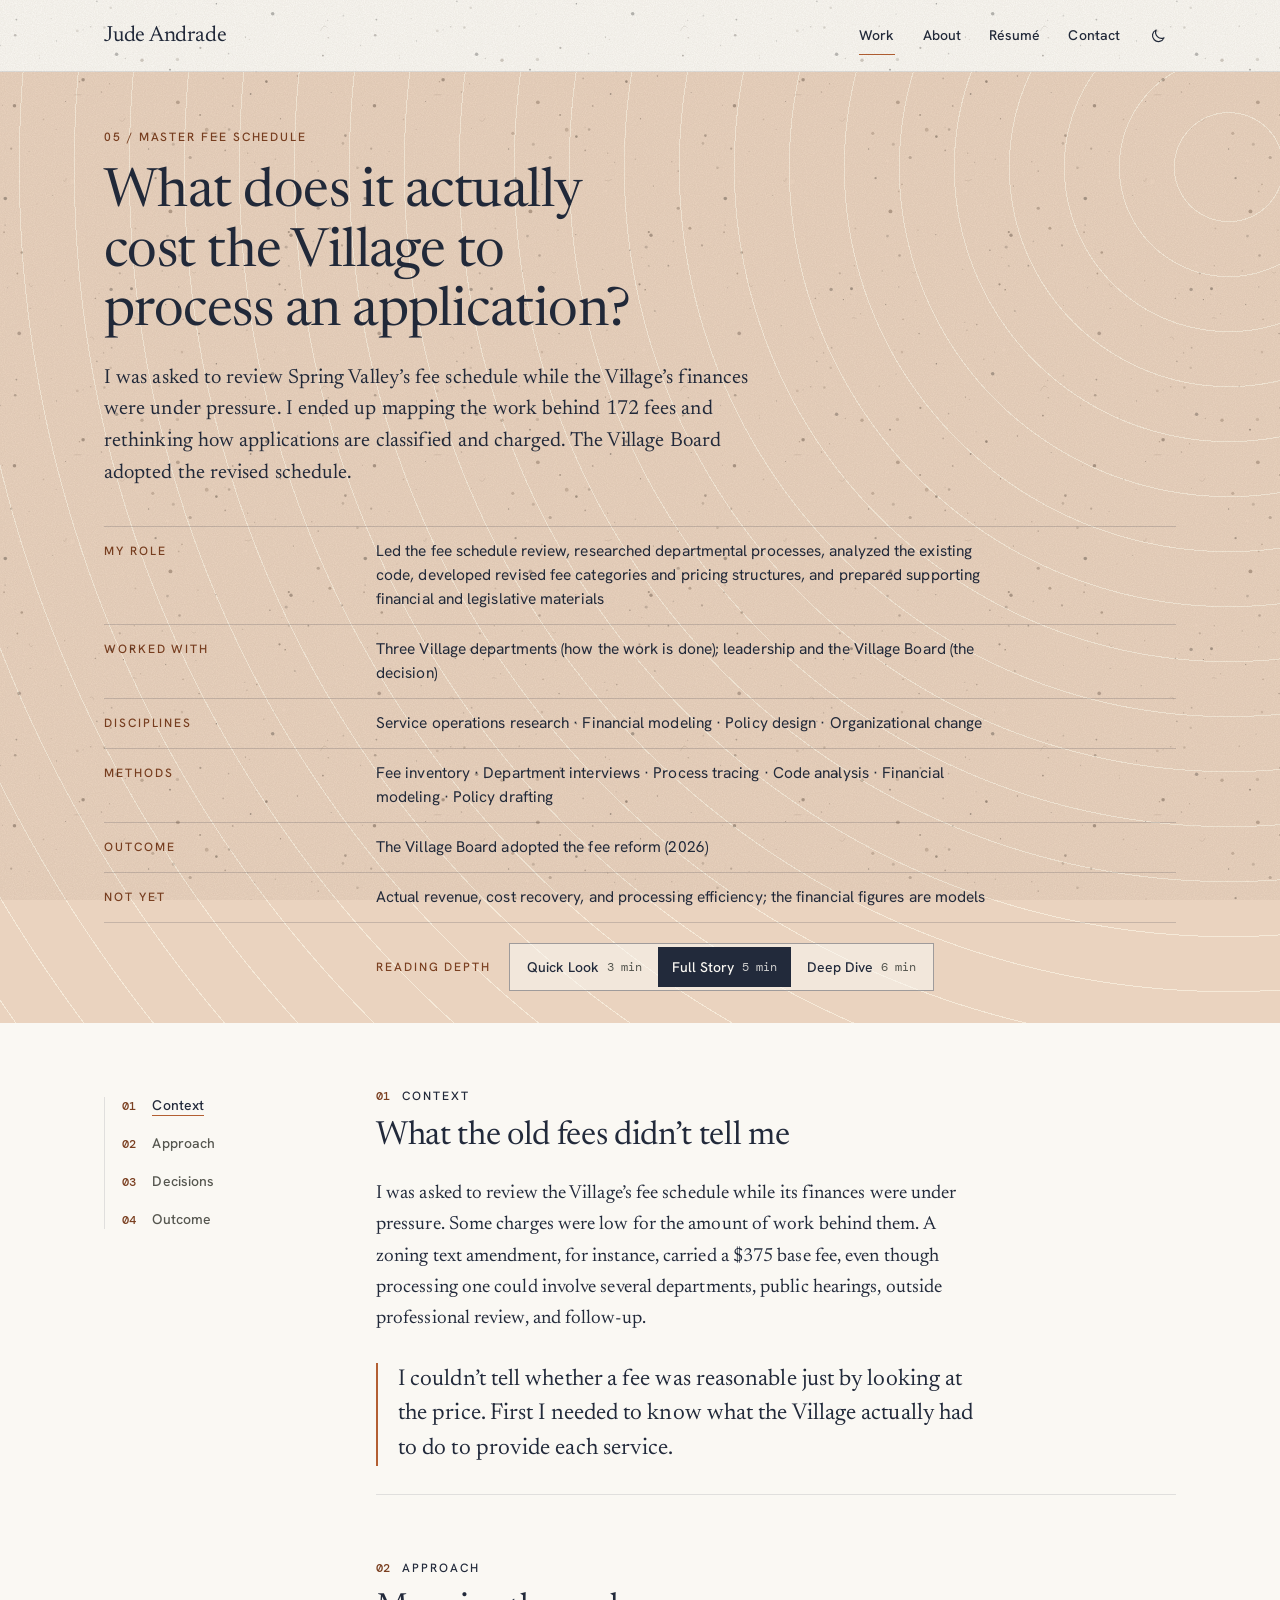
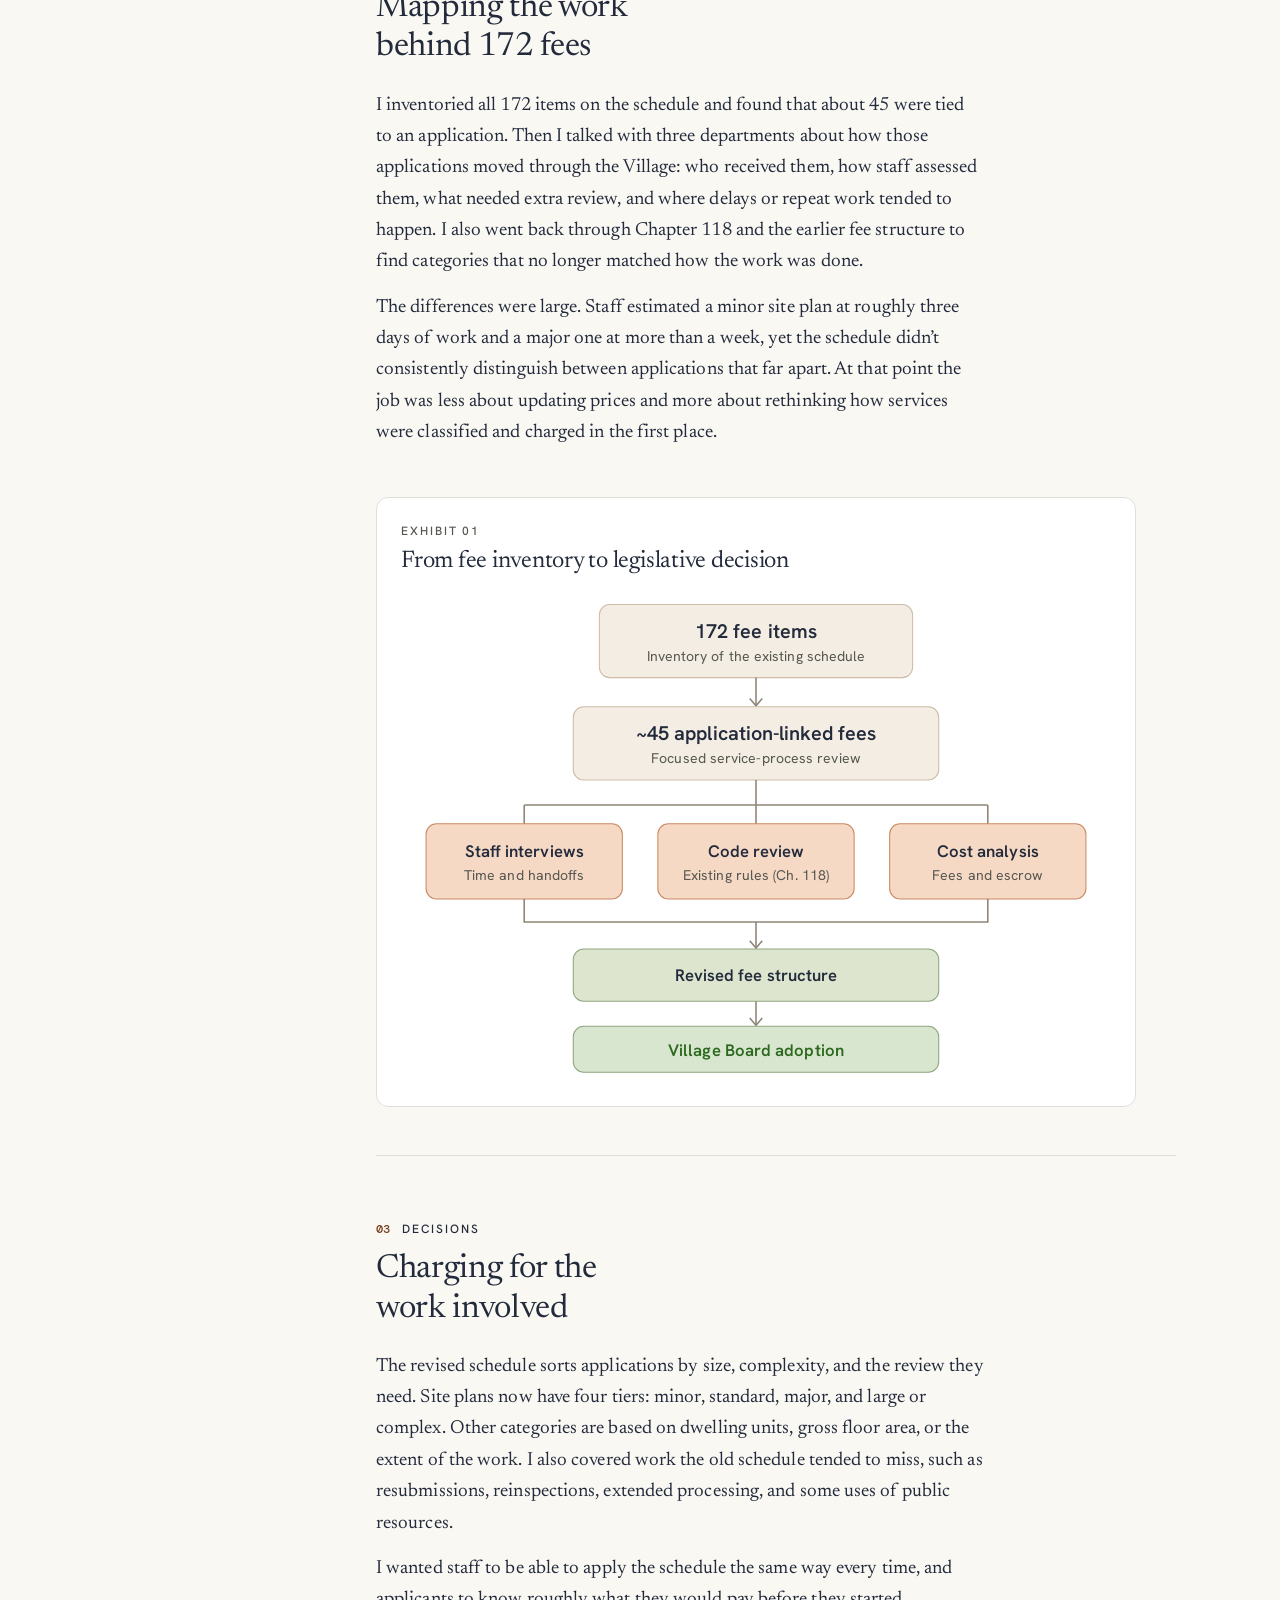
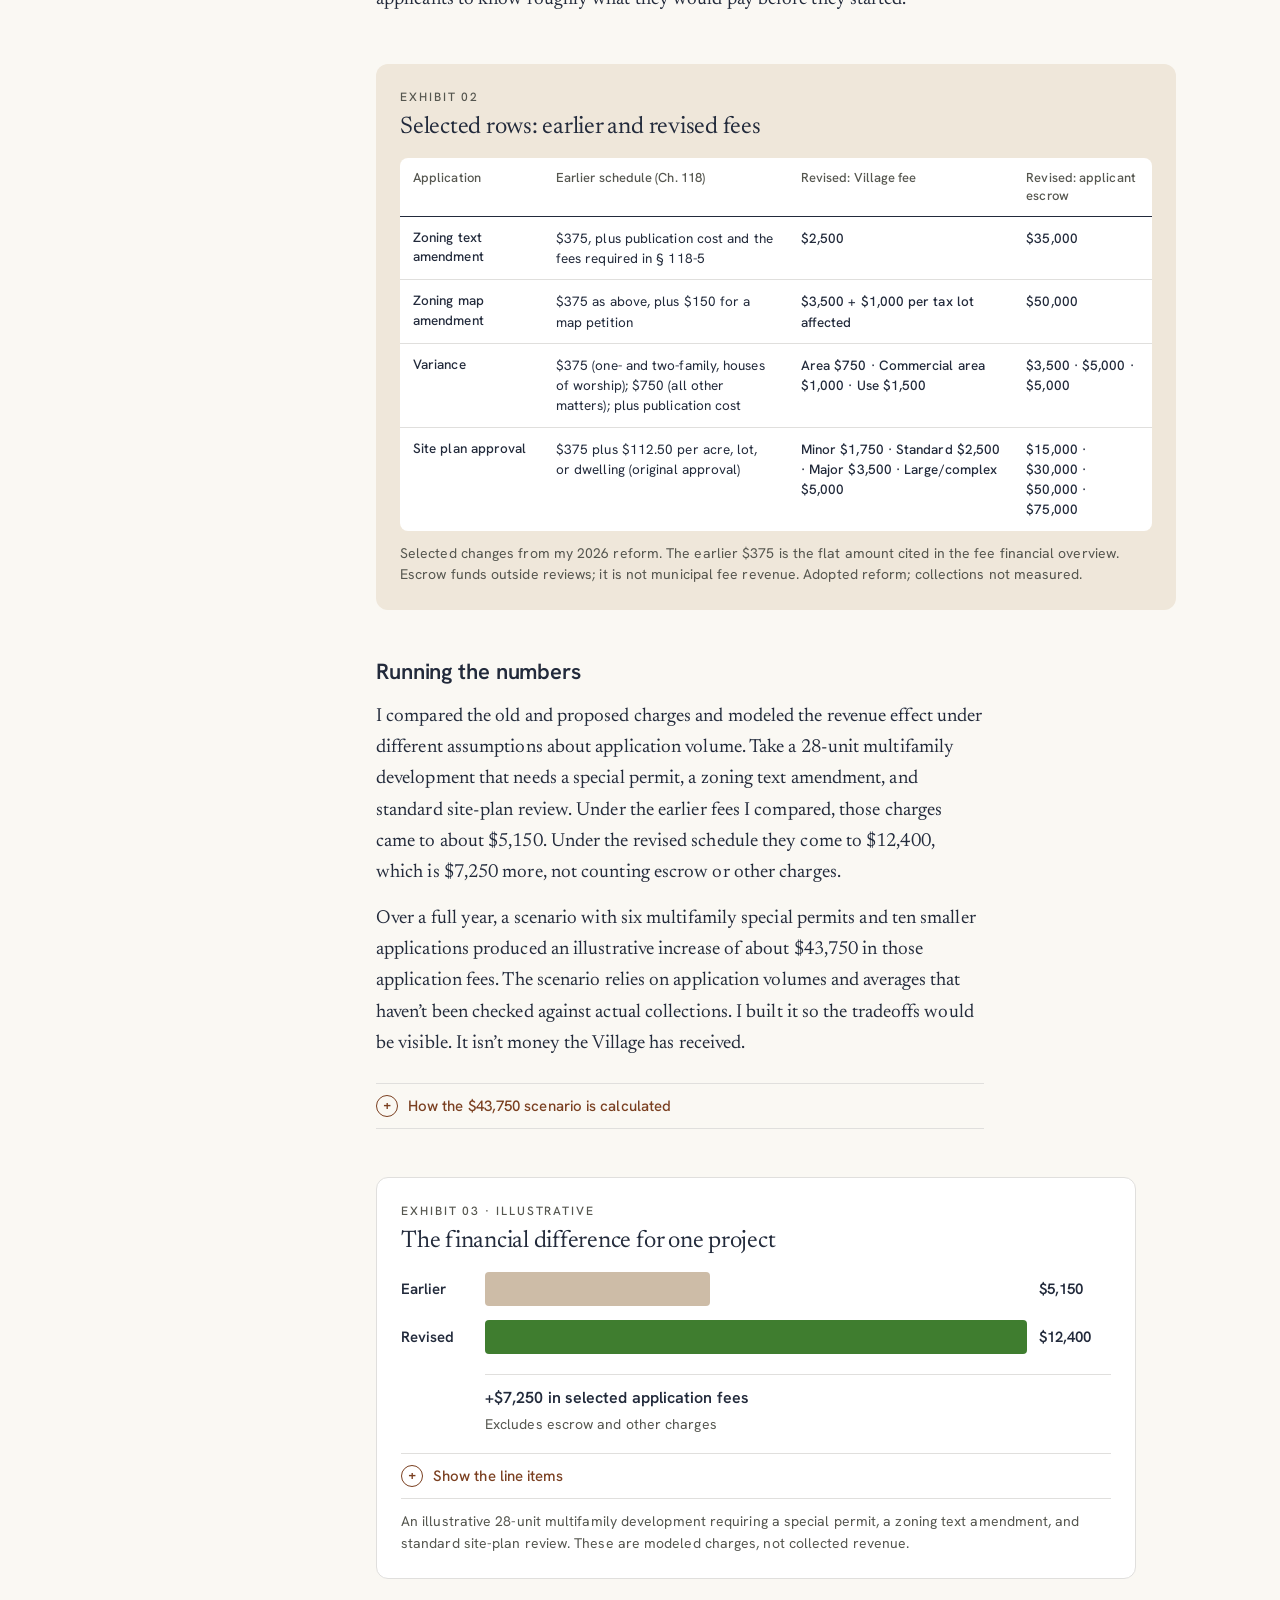
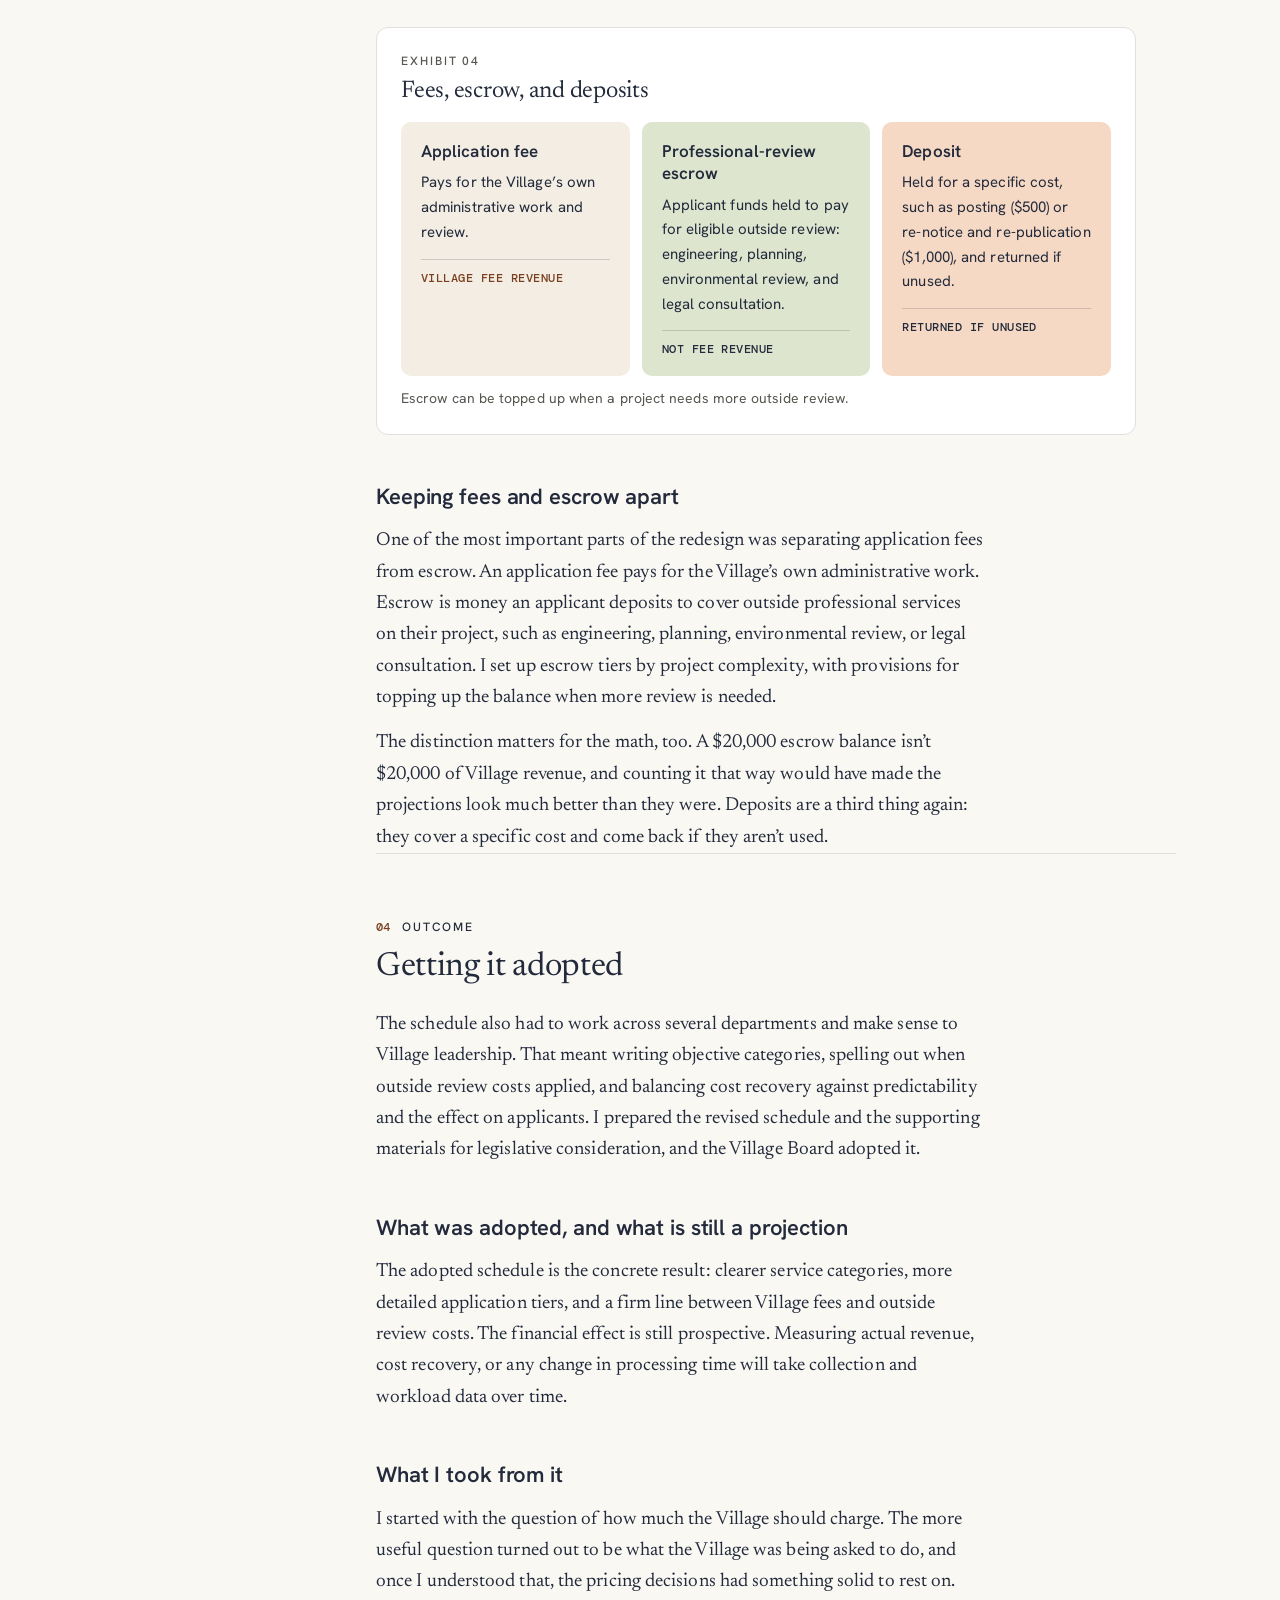
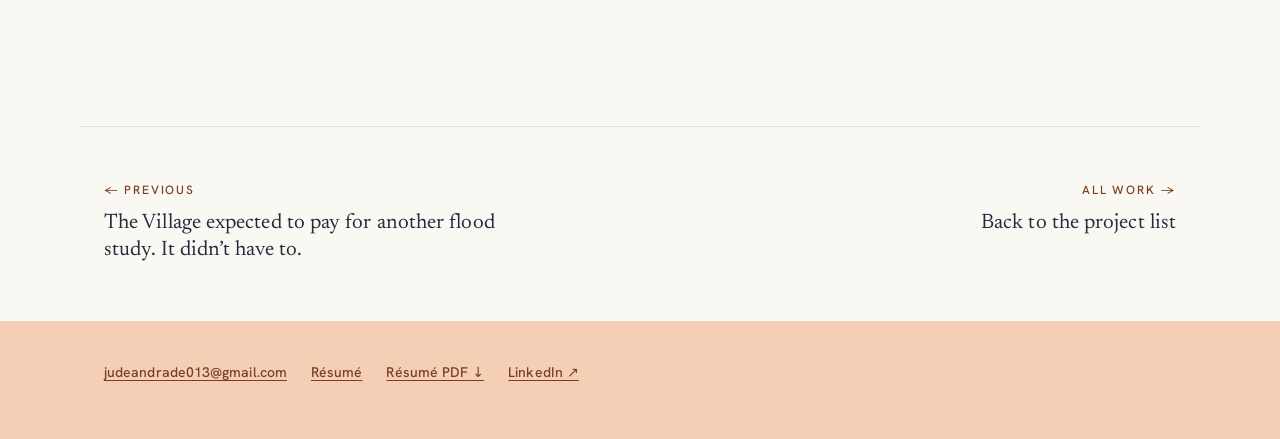
<file: work/fees.html>
<!DOCTYPE html>
<html lang="en">
<head>
<meta charset="utf-8"/>
<meta content="width=device-width,initial-scale=1,viewport-fit=cover" name="viewport"/>
<meta content="#FAF8F3" name="theme-color"/>
<script>(function(){var d=document.documentElement,t;try{t=localStorage.getItem("theme")}catch(e){}if(t!=="light"&&t!=="dark")t=matchMedia("(prefers-color-scheme: dark)").matches?"dark":"light";d.setAttribute("data-theme",t);})();</script>
<title>What does it actually cost the Village to process an application? · Jude Andrade</title>
<meta content="I was asked to review Spring Valley’s fee schedule while the Village’s finances were under pressure. I ended up mapping the work behind 172 fees and rethinking how applications are classified and charged. The Village Board adopted the revised schedule." name="description"/>
<meta content="article" property="og:type"/>
<meta content="What does it actually cost the Village to process an application?" property="og:title"/>
<meta content="I was asked to review Spring Valley’s fee schedule while the Village’s finances were under pressure. I ended up mapping the work behind 172 fees and rethinking how applications are classified and charged. The Village Board adopted the revised schedule." property="og:description"/>
<meta content="https://judeandrade013.github.io/og-card.jpg?v=20261117" property="og:image"/>
<meta content="1200" property="og:image:width"/>
<meta content="630" property="og:image:height"/>
<meta content="Jude Andrade, design researcher: Hi, I’m Jude." property="og:image:alt"/>
<meta content="https://judeandrade013.github.io/og-card.jpg?v=20261117" name="twitter:image"/>
<meta content="summary_large_image" name="twitter:card"/>
<link href="../favicon.svg" rel="icon" type="image/svg+xml"/>
<link href="https://fonts.googleapis.com" rel="preconnect"/>
<link crossorigin="" href="https://fonts.gstatic.com" rel="preconnect"/>
<link href="https://fonts.googleapis.com/css2?family=Hanken+Grotesk:wght@400;500;600&amp;family=Newsreader:ital,opsz,wght@0,6..72,300..600;1,6..72,400&amp;family=DM+Mono:wght@400;500&amp;display=swap" rel="stylesheet"/>
<link href="../site.css?v=19" rel="stylesheet"/>
</head>
<body class="case-page">
<a class="skip" href="#main">Skip to content</a>
<nav aria-label="Main"><div class="wrap nav-in"><a class="mark" href="../index.html">Jude Andrade</a><div class="nav-links"><a aria-current="page" href="../index.html#work">Work</a><a href="../about.html">About</a><a href="../resume.html">Résumé</a><a href="../index.html#contact">Contact</a><button class="theme-toggle" type="button" aria-pressed="false" aria-label="Dark theme" title="Dark theme"><svg class="i-moon" viewBox="0 0 24 24" width="18" height="18" aria-hidden="true" focusable="false"><path d="M20 14.5A8 8 0 0 1 9.5 4a8 8 0 1 0 10.5 10.5z" fill="none" stroke="currentColor" stroke-width="1.6" stroke-linejoin="round"/></svg><svg class="i-sun" viewBox="0 0 24 24" width="18" height="18" aria-hidden="true" focusable="false"><circle cx="12" cy="12" r="4" fill="none" stroke="currentColor" stroke-width="1.6"/><path d="M12 2.5v2.5M12 19v2.5M2.5 12H5M19 12h2.5M5.3 5.3l1.8 1.8M16.9 16.9l1.8 1.8M5.3 18.7l1.8-1.8M16.9 7.1l1.8-1.8" stroke="currentColor" stroke-width="1.6" stroke-linecap="round"/></svg></button></div><button class="menu-btn" type="button" aria-haspopup="dialog" aria-controls="menu" aria-expanded="false">Menu</button></div></nav>
<dialog class="menu-dlg" id="menu" aria-label="Menu"><div class="menu-inner"><div class="menu-top"><a class="mark" href="../index.html">Jude Andrade</a><button class="close-btn" type="button" data-close>Close</button></div><ul class="menu-list"><li><a href="../index.html#work" aria-current="page">Work</a></li><li><a href="../about.html">About</a></li><li><a href="../resume.html">Résumé</a></li><li><a href="../index.html#contact">Contact</a></li></ul></div></dialog>
<main id="main">
<article aria-labelledby="h-fees" data-depth="full" class="case story-case" id="fees" style="--band:var(--band-5)">
<div class="wrap">
<div class="case-band"><div class="case-head"><p class="label">05 / Master fee schedule</p></div>
<h1 id="h-fees">What does it actually cost the Village to process an application?</h1>
<p class="dek">I was asked to review Spring Valley’s fee schedule while the Village’s finances were under pressure. I ended up mapping the work behind 172 fees and rethinking how applications are classified and charged. The Village Board adopted the revised schedule.</p>
<dl class="facts case-meta"><div class="wide"><dt class="label">My role</dt><dd>Led the fee schedule review, researched departmental processes, analyzed the existing code, developed revised fee categories and pricing structures, and prepared supporting financial and legislative materials</dd></div><div class="wide"><dt class="label">Worked with</dt><dd>Three Village departments (how the work is done); leadership and the Village Board (the decision)</dd></div><div class="wide"><dt class="label">Disciplines</dt><dd>Service operations research · Financial modeling · Policy design · Organizational change</dd></div><div class="wide"><dt class="label">Methods</dt><dd>Fee inventory · Department interviews · Process tracing · Code analysis · Financial modeling · Policy drafting</dd></div><div><dt class="label">Outcome</dt><dd>The Village Board adopted the fee reform (2026)</dd></div><div class="wide"><dt class="label">Not yet</dt><dd>Actual revenue, cost recovery, and processing efficiency; the financial figures are models</dd></div></dl>
<div class="depth"><p class="label" id="depth-l">Reading depth</p><div class="seg" role="radiogroup" aria-labelledby="depth-l"><button type="button" role="radio" value="quick" aria-checked="false" tabindex="-1">Quick Look <span class="t">3 min</span></button><button type="button" role="radio" value="full" aria-checked="true">Full Story <span class="t">5 min</span></button><button type="button" role="radio" value="deep" aria-checked="false" tabindex="-1">Deep Dive <span class="t">6 min</span></button></div></div></div>
</div>
<div class="wrap case-body">
<nav class="rail" aria-label="Sections in this case study"><div class="rail-in"><span class="rail-line" aria-hidden="true"><span class="rail-fill"></span></span><ol><li><a href="#s-context"><span class="part-no">01</span><span class="rl">Context</span></a></li><li><a href="#s-approach"><span class="part-no">02</span><span class="rl">Approach</span></a></li><li><a href="#s-decisions"><span class="part-no">03</span><span class="rl">Decisions</span></a></li><li><a href="#s-outcome"><span class="part-no">04</span><span class="rl">Outcome</span></a></li></ol></div></nav>
<div class="stages">
<section class="chapter stage" id="s-context" data-name="Context" aria-labelledby="s-context-t">
<div class="stage-head"><p class="part"><span class="part-no">01</span> Context</p><h2 class="stage-title" id="s-context-t">What the old fees didn’t tell me</h2></div>
<div class="story stage-body">
<p>I was asked to review the Village’s fee schedule while its finances were under pressure. Some charges were low for the amount of work behind them. A zoning text amendment, for instance, carried a $375 base fee, even though processing one could involve several departments, public hearings, outside professional review, and follow-up.</p>
<p class="insight q">I couldn’t tell whether a fee was reasonable just by looking at the price. First I needed to know what the Village actually had to do to provide each service.</p>
</div>
<button class="expand" type="button">Read this section <span aria-hidden="true">↓</span></button>
</section>
<section class="chapter stage" id="s-approach" data-name="Approach" aria-labelledby="s-approach-t">
<div class="stage-head"><p class="part"><span class="part-no">02</span> Approach</p><h2 class="stage-title" id="s-approach-t">Mapping the work behind 172 fees</h2></div>
<div class="story stage-body">
<p>I inventoried all 172 items on the schedule and found that about 45 were tied to an application. Then I talked with three departments about how those applications moved through the Village: who received them, how staff assessed them, what needed extra review, and where delays or repeat work tended to happen. I also went back through Chapter 118 and the earlier fee structure to find categories that no longer matched how the work was done.</p>
<p>The differences were large. Staff estimated a minor site plan at roughly three days of work and a major one at more than a week, yet the schedule didn’t consistently distinguish between applications that far apart. At that point the job was less about updating prices and more about rethinking how services were classified and charged in the first place.</p>
<figure class="exhibit story-exhibit q" aria-labelledby="ex3-title">
<div class="exhibit-head"><p class="label">Exhibit 01</p><h3 id="ex3-title">From fee inventory to legislative decision</h3></div>
<div class="ex-scroll" role="region" aria-label="Exhibit 01 diagram" tabindex="0"><svg viewBox="0 0 680 470" role="img" aria-labelledby="ex3-svg-t ex3-svg-d" class="exhibit-svg">
<title id="ex3-svg-t">Research-to-decision workflow for the fee schedule</title>
<desc id="ex3-svg-d">An inventory of 172 fee items narrowed to about 45 application-linked fees for a focused service-process review. That review drew on three sources: staff interviews about time and handoffs, a review of the existing code, and cost analysis of fees and escrow. Together they produced a revised fee structure, which the Village Board adopted.</desc>
<rect x="190" y="12" width="300" height="70" rx="10" class="ex-sand"/>
<text x="340" y="44" text-anchor="middle" class="ex-big">172 fee items</text>
<text x="340" y="66" text-anchor="middle" class="ex-small">Inventory of the existing schedule</text>
<path d="M340 82 V108" class="ex-line"/><path d="M334 102 L340 109 L346 102" class="ex-line" fill="none"/>
<rect x="165" y="110" width="350" height="70" rx="10" class="ex-sand"/>
<text x="340" y="142" text-anchor="middle" class="ex-big">~45 application-linked fees</text>
<text x="340" y="164" text-anchor="middle" class="ex-small">Focused service-process review</text>
<path d="M340 180 V204 M118 204 H562 M118 204 V222 M340 204 V222 M562 204 V222" class="ex-line" fill="none"/>
<rect x="24" y="222" width="188" height="72" rx="10" class="ex-peach"/>
<text x="118" y="254" text-anchor="middle" class="ex-strong">Staff interviews</text>
<text x="118" y="276" text-anchor="middle" class="ex-small">Time and handoffs</text>
<rect x="246" y="222" width="188" height="72" rx="10" class="ex-peach"/>
<text x="340" y="254" text-anchor="middle" class="ex-strong">Code review</text>
<text x="340" y="276" text-anchor="middle" class="ex-small">Existing rules (Ch. 118)</text>
<rect x="468" y="222" width="188" height="72" rx="10" class="ex-peach"/>
<text x="562" y="254" text-anchor="middle" class="ex-strong">Cost analysis</text>
<text x="562" y="276" text-anchor="middle" class="ex-small">Fees and escrow</text>
<path d="M118 294 V316 H562 V294 M340 316 V340" class="ex-line" fill="none"/><path d="M334 334 L340 341 L346 334" class="ex-line" fill="none"/>
<rect x="165" y="342" width="350" height="50" rx="10" class="ex-sage"/>
<text x="340" y="373" text-anchor="middle" class="ex-strong">Revised fee structure</text>
<path d="M340 392 V414" class="ex-line"/><path d="M334 408 L340 415 L346 408" class="ex-line" fill="none"/>
<rect x="165" y="416" width="350" height="44" rx="10" class="ex-green"/>
<text x="340" y="444" text-anchor="middle" class="ex-strong ex-green-text">Village Board adoption</text>
</svg></div>
<div class="ex-mobile">
<p class="ex-m-box sand"><b>172 fee items</b>Inventory of the existing schedule</p>
<p class="ex-m-join">↓</p>
<p class="ex-m-box sand"><b>~45 application-linked fees</b>Focused service-process review</p>
<p class="ex-m-join">↓ three sources ↓</p>
<div class="ex-m-row three"><span class="ex-m-box peach"><b>Staff interviews</b>Time and handoffs</span><span class="ex-m-box peach"><b>Code review</b>Existing rules (Ch. 118)</span><span class="ex-m-box peach"><b>Cost analysis</b>Fees and escrow</span></div>
<p class="ex-m-join">↓</p>
<p class="ex-m-box sage"><b>Revised fee structure</b></p>
<p class="ex-m-join">↓</p>
<p class="ex-m-box green"><b>Village Board adoption</b></p>
</div>
</figure>
</div>
<button class="expand" type="button">Read this section <span aria-hidden="true">↓</span></button>
</section>
<section class="chapter stage" id="s-decisions" data-name="Decisions" aria-labelledby="s-decisions-t">
<div class="stage-head"><p class="part"><span class="part-no">03</span> Decisions</p><h2 class="stage-title" id="s-decisions-t">Charging for the work involved</h2></div>
<div class="story stage-body">
<p>The revised schedule sorts applications by size, complexity, and the review they need. Site plans now have four tiers: minor, standard, major, and large or complex. Other categories are based on dwelling units, gross floor area, or the extent of the work. I also covered work the old schedule tended to miss, such as resubmissions, reinspections, extended processing, and some uses of public resources.</p>
<p>I wanted staff to be able to apply the schedule the same way every time, and applicants to know roughly what they would pay before they started.</p>
<figure aria-labelledby="fees-proof-head" class="proof-module story-exhibit q">
<div class="exhibit-head"><p class="label">Exhibit 02</p><h3 id="fees-proof-head">Selected rows: earlier and revised fees</h3></div>
<div aria-label="Excerpt of the earlier and revised fee schedules; scrolls sideways on small screens" class="fee-wrap" role="region" tabindex="0">
<table class="fee-table">
<caption class="sr-only">Selected rows from the earlier Chapter 118 fees and the revised fee schedule</caption>
<thead><tr><th scope="col">Application</th><th scope="col">Earlier schedule (Ch. 118)</th><th scope="col">Revised: Village fee</th><th scope="col">Revised: applicant escrow</th></tr></thead>
<tbody>
<tr><th scope="row">Zoning text amendment</th><td class="was">$375, plus publication cost and the fees required in § 118-5</td><td class="now">$2,500</td><td class="now">$35,000</td></tr>
<tr><th scope="row">Zoning map amendment</th><td class="was">$375 as above, plus $150 for a map petition</td><td class="now">$3,500 + $1,000 per tax lot affected</td><td class="now">$50,000</td></tr>
<tr><th scope="row">Variance</th><td class="was">$375 (one- and two-family, houses of worship); $750 (all other matters); plus publication cost</td><td class="now">Area $750 · Commercial area $1,000 · Use $1,500</td><td class="now">$3,500 · $5,000 · $5,000</td></tr>
<tr><th scope="row">Site plan approval</th><td class="was">$375 plus $112.50 per acre, lot, or dwelling (original approval)</td><td class="now">Minor $1,750 · Standard $2,500 · Major $3,500 · Large/complex $5,000</td><td class="now">$15,000 · $30,000 · $50,000 · $75,000</td></tr>
</tbody>
</table>
</div>
<figcaption class="proof-below">Selected changes from my 2026 reform. The earlier $375 is the flat amount cited in the fee financial overview. Escrow funds outside reviews; it is not municipal fee revenue. Adopted reform; collections not measured.</figcaption>
</figure>
<h3>Running the numbers</h3>
<p>I compared the old and proposed charges and modeled the revenue effect under different assumptions about application volume. Take a 28-unit multifamily development that needs a special permit, a zoning text amendment, and standard site-plan review. Under the earlier fees I compared, those charges came to about $5,150. Under the revised schedule they come to $12,400, which is $7,250 more, not counting escrow or other charges.</p>
<p>Over a full year, a scenario with six multifamily special permits and ten smaller applications produced an illustrative increase of about $43,750 in those application fees. The scenario relies on application volumes and averages that haven’t been checked against actual collections. I built it so the tradeoffs would be visible. It isn’t money the Village has received.</p>
<details class="more"><summary>How the $43,750 scenario is calculated</summary><div class="more-body">
<div class="ledger-wrap" role="region" aria-label="Annual scenario calculation" tabindex="0"><table class="ledger">
<caption class="sr-only">Annual application-fee scenario, earlier and revised schedules</caption>
<thead><tr><th scope="col">Applications per year</th><th scope="col" class="num">Earlier</th><th scope="col" class="num">Revised</th></tr></thead>
<tbody>
<tr><td data-label="Applications per year">6 multifamily special permits (25 units on average)</td><td class="num" data-label="Earlier">6 × $1,250 = $7,500</td><td class="num" data-label="Revised">6 × ($2,500 + 25 × $175) = $41,250</td></tr>
<tr><td data-label="Applications per year">10 smaller site plans and variances (average fee)</td><td class="num" data-label="Earlier">10 × $500 = $5,000</td><td class="num" data-label="Revised">10 × $1,500 = $15,000</td></tr>
</tbody>
<tfoot><tr><th scope="row">Application fees</th><td class="num" data-label="Earlier">$12,500</td><td class="num" data-label="Revised">$56,250</td></tr></tfoot>
</table></div>
<p>Difference: $43,750 a year, before escrow. The volumes and the averages for smaller applications are my planning assumptions, not counts from Village records.</p>
</div></details>
<figure class="exhibit story-exhibit q" aria-labelledby="ex4-title">
<div class="exhibit-head"><p class="label">Exhibit 03 · Illustrative</p><h3 id="ex4-title">The financial difference for one project</h3></div>
<div class="ex-bars"><div class="ex-bar-row"><span class="ex-bar-label">Earlier</span><span class="ex-bar-track"><span class="ex-bar old" style="width:41.5%"></span></span><span class="ex-bar-val">$5,150</span></div><div class="ex-bar-row"><span class="ex-bar-label">Revised</span><span class="ex-bar-track"><span class="ex-bar new" style="width:100%"></span></span><span class="ex-bar-val">$12,400</span></div><p class="ex-diff"><strong>+$7,250 in selected application fees</strong><span>Excludes escrow and other charges</span></p></div>
<details class="more"><summary>Show the line items</summary><div class="more-body">
<div class="ledger-wrap" role="region" aria-label="28-unit project line items" tabindex="0"><table class="ledger">
<caption class="sr-only">Fees for an illustrative 28-unit multifamily project under the earlier and revised schedules, with escrow listed separately</caption>
<thead><tr><th scope="col">Application</th><th scope="col" class="num">Earlier fee</th><th scope="col" class="num">Revised fee</th><th scope="col" class="num aside">Escrow, held separately</th></tr></thead>
<tbody>
<tr><td data-label="Application">Special permit, multifamily</td><td class="num" data-label="Earlier fee">$1,250</td><td class="num" data-label="Revised fee">$2,500 + 28 × $175 = $7,400</td><td class="num aside" data-label="Escrow, held separately">$20,000</td></tr>
<tr><td data-label="Application">Zoning text amendment</td><td class="num" data-label="Earlier fee">$375</td><td class="num" data-label="Revised fee">$2,500</td><td class="num aside" data-label="Escrow, held separately">$35,000</td></tr>
<tr><td data-label="Application">Site plan, standard (11–30 units)</td><td class="num" data-label="Earlier fee">$375 + 28 × $112.50 = $3,525</td><td class="num" data-label="Revised fee">$2,500</td><td class="num aside" data-label="Escrow, held separately">$30,000</td></tr>
</tbody>
<tfoot><tr><th scope="row">Village fees</th><td class="num" data-label="Earlier fee">$5,150</td><td class="num" data-label="Revised fee">$12,400</td><td class="num aside" data-label="Escrow, held separately">Not totalled</td></tr></tfoot>
</table></div>
<p>Earlier fees leave out publication costs and the § 118-5 charges the old code added on. The revised totals leave out the $500 posting deposit, which is refundable. Escrow isn’t added up because it sits in separate Village Board and Planning Board accounts and none of it is Village revenue.</p>
</div></details>
<figcaption>An illustrative 28-unit multifamily development requiring a special permit, a zoning text amendment, and standard site-plan review. These are modeled charges, not collected revenue.</figcaption>
</figure>
<figure class="exhibit story-exhibit q" aria-labelledby="ex5-title">
<div class="exhibit-head"><p class="label">Exhibit 04</p><h3 id="ex5-title">Fees, escrow, and deposits</h3></div>
<div class="money-split">
<div class="money-card"><p class="money-name">Application fee</p><p>Pays for the Village’s own administrative work and review.</p><p class="money-tag is-revenue">Village fee revenue</p></div>
<div class="money-card escrow"><p class="money-name">Professional-review escrow</p><p>Applicant funds held to pay for eligible outside review: engineering, planning, environmental review, and legal consultation.</p><p class="money-tag">Not fee revenue</p></div>
<div class="money-card deposit"><p class="money-name">Deposit</p><p>Held for a specific cost, such as posting ($500) or re-notice and re-publication ($1,000), and returned if unused.</p><p class="money-tag">Returned if unused</p></div>
</div>
<figcaption>Escrow can be topped up when a project needs more outside review.</figcaption>
</figure>
<h3>Keeping fees and escrow apart</h3>
<p>One of the most important parts of the redesign was separating application fees from escrow. An application fee pays for the Village’s own administrative work. Escrow is money an applicant deposits to cover outside professional services on their project, such as engineering, planning, environmental review, or legal consultation. I set up escrow tiers by project complexity, with provisions for topping up the balance when more review is needed.</p>
<p>The distinction matters for the math, too. A $20,000 escrow balance isn’t $20,000 of Village revenue, and counting it that way would have made the projections look much better than they were. Deposits are a third thing again: they cover a specific cost and come back if they aren’t used.</p>
</div>
<button class="expand" type="button">Read this section <span aria-hidden="true">↓</span></button>
</section>
<section class="chapter stage" id="s-outcome" data-name="Outcome" aria-labelledby="s-outcome-t">
<div class="stage-head"><p class="part"><span class="part-no">04</span> Outcome</p><h2 class="stage-title" id="s-outcome-t">Getting it adopted</h2></div>
<div class="story stage-body">
<p>The schedule also had to work across several departments and make sense to Village leadership. That meant writing objective categories, spelling out when outside review costs applied, and balancing cost recovery against predictability and the effect on applicants. I prepared the revised schedule and the supporting materials for legislative consideration, and the Village Board adopted it.</p>
<h3>What was adopted, and what is still a projection</h3>
<p>The adopted schedule is the concrete result: clearer service categories, more detailed application tiers, and a firm line between Village fees and outside review costs. The financial effect is still prospective. Measuring actual revenue, cost recovery, or any change in processing time will take collection and workload data over time.</p>
<h3>What I took from it</h3>
<p>I started with the question of how much the Village should charge. The more useful question turned out to be what the Village was being asked to do, and once I understood that, the pricing decisions had something solid to rest on.</p>
</div>
<button class="expand" type="button">Read this section <span aria-hidden="true">↓</span></button>
</section>
</div>
</div>
</article>
</main>
<nav class="railbar" aria-label="Section progress"><span class="railbar-progress" aria-hidden="true"></span><button class="railbar-btn" type="button" aria-haspopup="dialog" aria-controls="sections"><span class="rb-l"><span class="rb-n part-no">01 / 04</span><span class="rb-s">Context</span></span><span class="rb-r">Sections ↑</span></button></nav>
<dialog class="sheet" id="sections" aria-labelledby="sections-t"><div class="dlg-inner"><div class="dlg-head"><p class="label" id="sections-t">In this case study</p><button class="close-btn" type="button" data-close>Close</button></div><ol><li><a href="#s-context"><span class="part-no">01</span> Context</a></li><li><a href="#s-approach"><span class="part-no">02</span> Approach</a></li><li><a href="#s-decisions"><span class="part-no">03</span> Decisions</a></li><li><a href="#s-outcome"><span class="part-no">04</span> Outcome</a></li></ol></div></dialog>

<nav aria-label="More case studies" class="case-pager wrap"><a class="prev" href="memorial-park.html"><span class="label">← Previous</span><span class="pager-title">The Village expected to pay for another flood study. It didn’t have to.</span></a><a class="next" href="../index.html#work"><span class="label">All work →</span><span class="pager-title">Back to the project list</span></a></nav>
<footer class="page-footer"><div class="wrap"><p><a href="mailto:judeandrade013@gmail.com">judeandrade013@gmail.com</a><a href="../resume.html">Résumé</a><a href="../resume.pdf?v=20261117c" download="Jude_Andrade_Resume.pdf">Résumé PDF ↓</a><a href="https://www.linkedin.com/in/jude13/" rel="noopener" target="_blank">LinkedIn ↗</a></p></div></footer>
<script data-goatcounter="https://judeandrade013.goatcounter.com/count" async src="//gc.zgo.at/count.js"></script>
<script src="../site.js?v=19" defer></script>
</body>
</html>
</file>
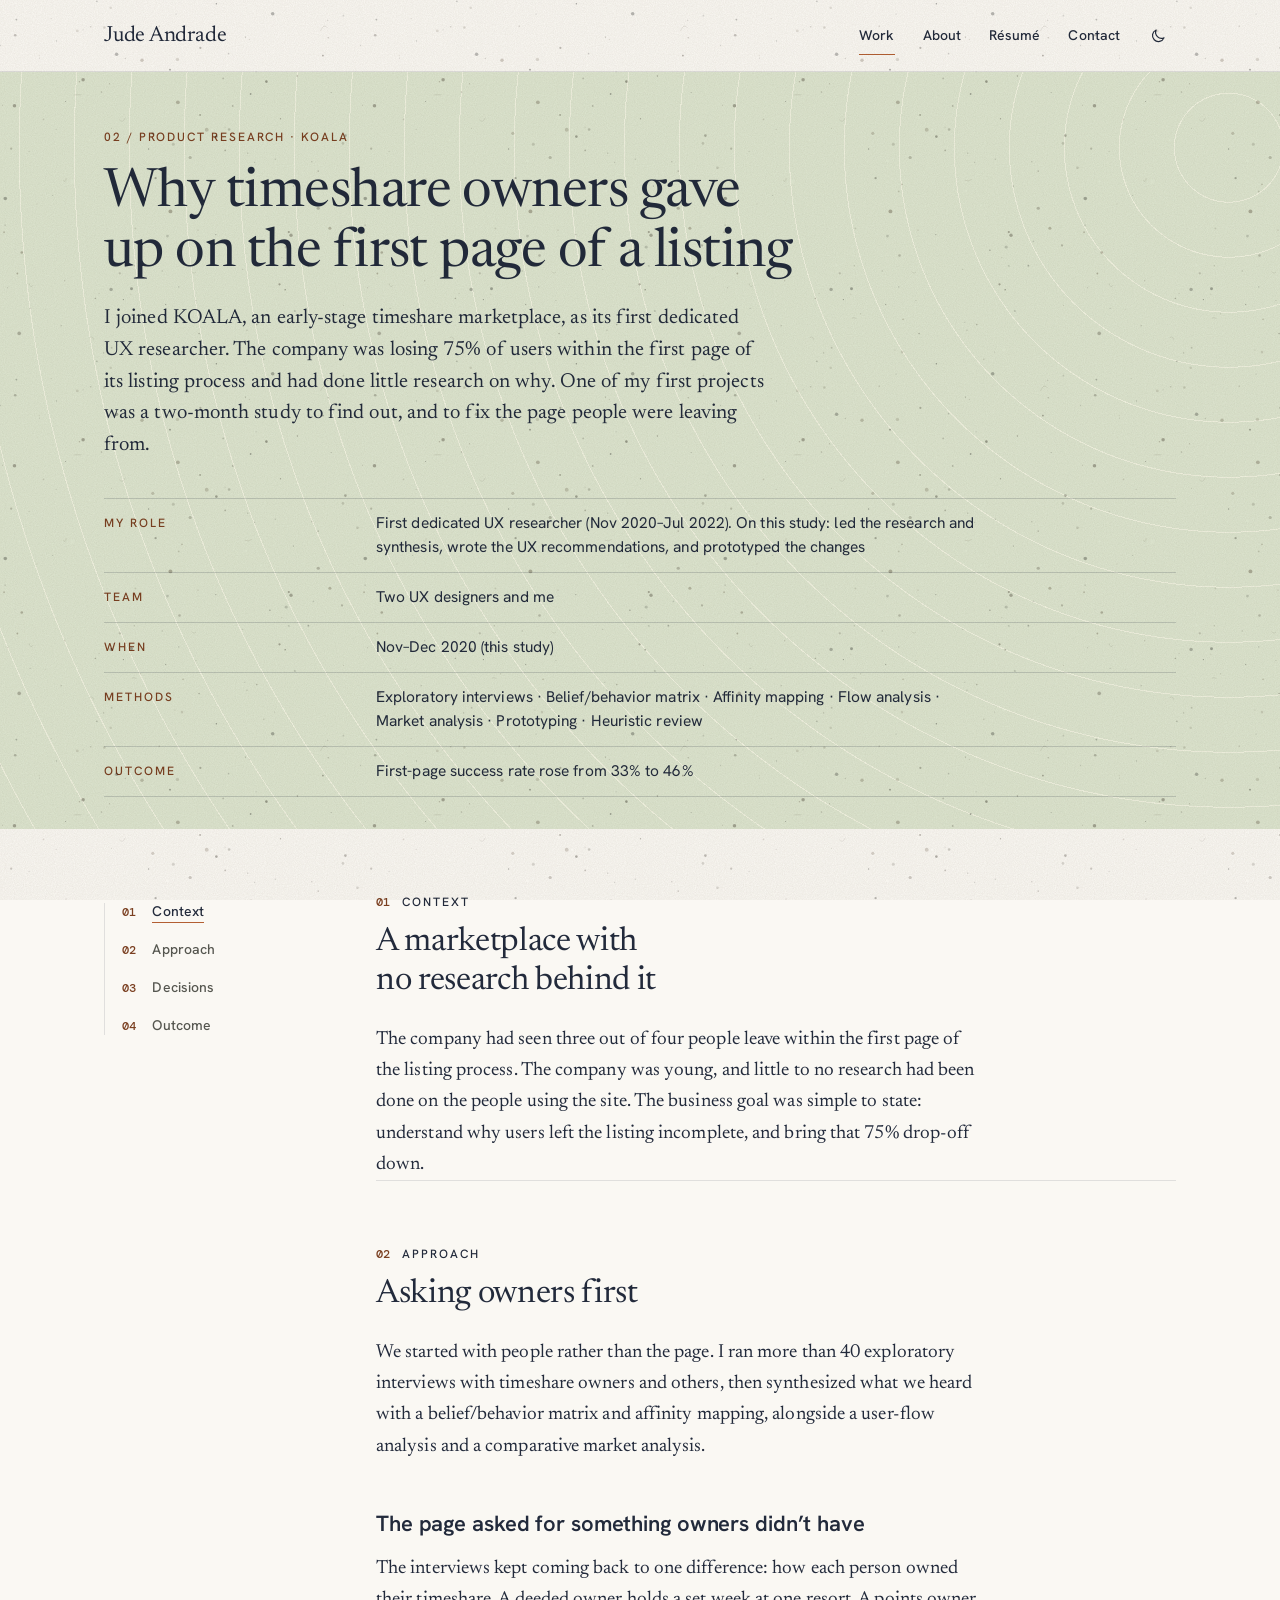
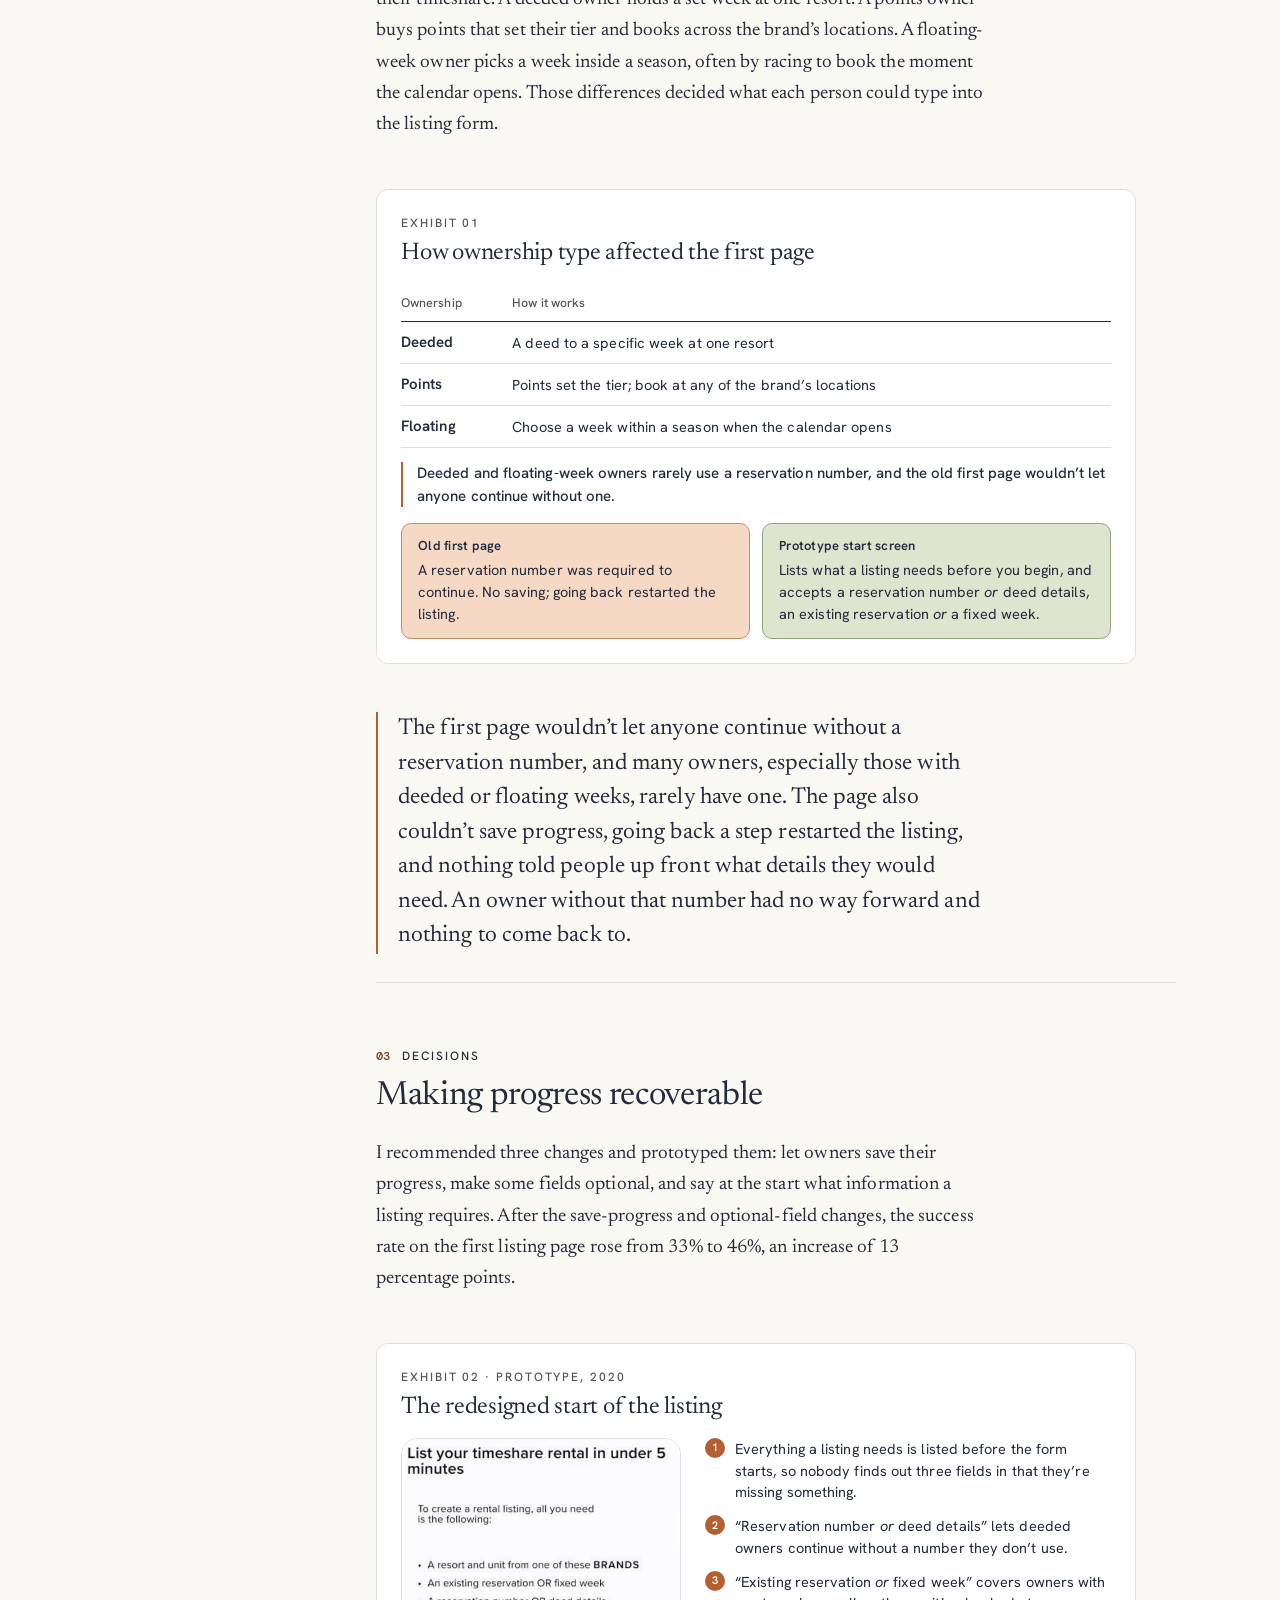
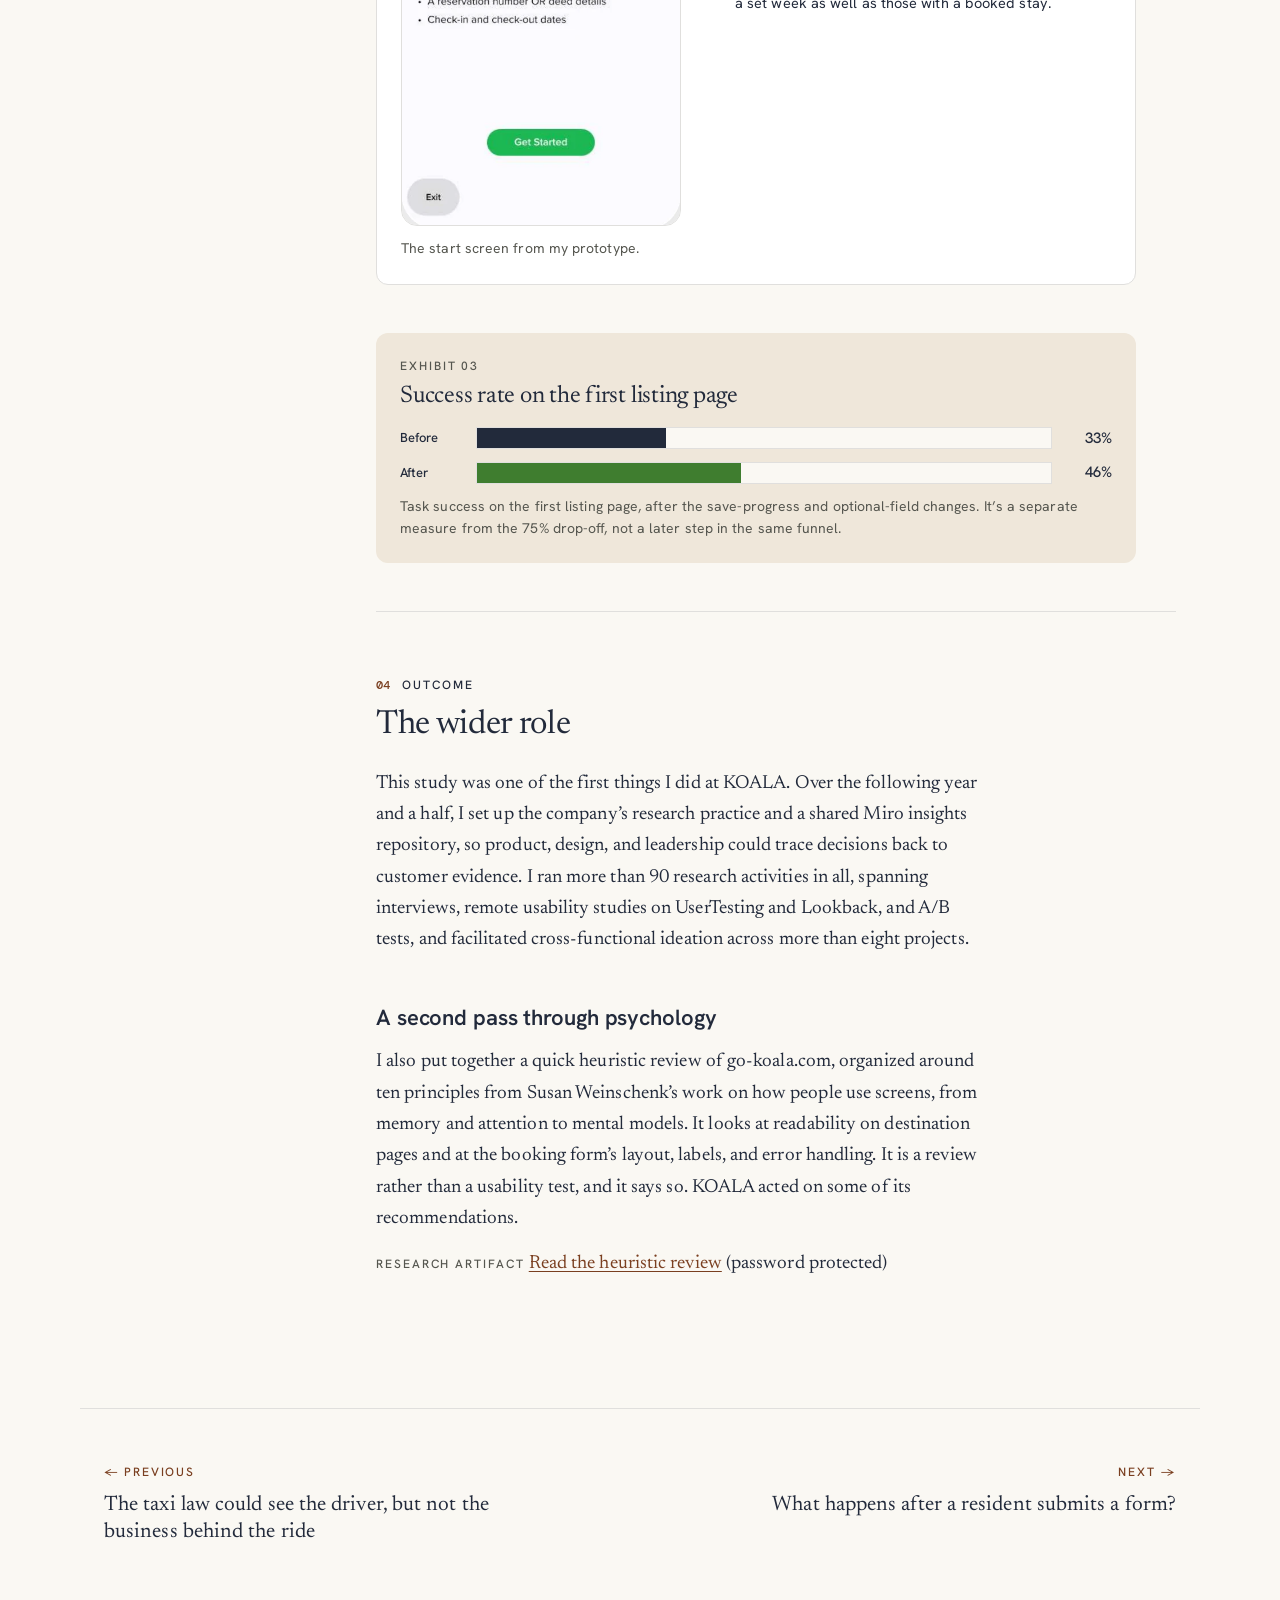
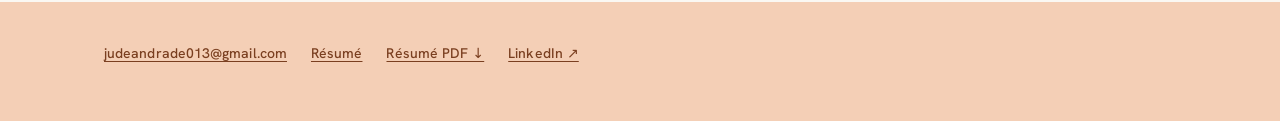
<file: work/koala.html>
<!DOCTYPE html>
<html lang="en">
<head>
<meta charset="utf-8"/>
<meta content="width=device-width,initial-scale=1,viewport-fit=cover" name="viewport"/>
<meta content="#FAF8F3" name="theme-color"/>
<script>(function(){var d=document.documentElement,t;try{t=localStorage.getItem("theme")}catch(e){}if(t!=="light"&&t!=="dark")t=matchMedia("(prefers-color-scheme: dark)").matches?"dark":"light";d.setAttribute("data-theme",t);})();</script>
<title>Why timeshare owners gave up on the first page of a listing · Jude Andrade</title>
<meta content="KOALA, an early-stage timeshare marketplace, was losing 75% of users within the first page of its listing process, and it had done little research on why. Our small team had two months to find out, and to fix the page people were leaving from." name="description"/>
<meta content="article" property="og:type"/>
<meta content="Why timeshare owners gave up on the first page of a listing" property="og:title"/>
<meta content="KOALA, an early-stage timeshare marketplace, was losing 75% of users within the first page of its listing process, and it had done little research on why. Our small team had two months to find out, and to fix the page people were leaving from." property="og:description"/>
<meta content="https://judeandrade013.github.io/og-card.jpg?v=20261117" property="og:image"/>
<meta content="1200" property="og:image:width"/>
<meta content="630" property="og:image:height"/>
<meta content="Jude Andrade, design researcher: Hi, I’m Jude." property="og:image:alt"/>
<meta content="https://judeandrade013.github.io/og-card.jpg?v=20261117" name="twitter:image"/>
<meta content="summary_large_image" name="twitter:card"/>
<link href="../favicon.svg" rel="icon" type="image/svg+xml"/>
<link href="https://fonts.googleapis.com" rel="preconnect"/>
<link crossorigin="" href="https://fonts.gstatic.com" rel="preconnect"/>
<link href="https://fonts.googleapis.com/css2?family=Hanken+Grotesk:wght@400;500;600&amp;family=Newsreader:ital,opsz,wght@0,6..72,300..600;1,6..72,400&amp;family=DM+Mono:wght@400;500&amp;display=swap" rel="stylesheet"/>
<link href="../site.css?v=19" rel="stylesheet"/>
</head>
<body class="case-page">
<a class="skip" href="#main">Skip to content</a>
<nav aria-label="Main"><div class="wrap nav-in"><a class="mark" href="../index.html">Jude Andrade</a><div class="nav-links"><a aria-current="page" href="../index.html#work">Work</a><a href="../about.html">About</a><a href="../resume.html">Résumé</a><a href="../index.html#contact">Contact</a><button class="theme-toggle" type="button" aria-pressed="false" aria-label="Dark theme" title="Dark theme"><svg class="i-moon" viewBox="0 0 24 24" width="18" height="18" aria-hidden="true" focusable="false"><path d="M20 14.5A8 8 0 0 1 9.5 4a8 8 0 1 0 10.5 10.5z" fill="none" stroke="currentColor" stroke-width="1.6" stroke-linejoin="round"/></svg><svg class="i-sun" viewBox="0 0 24 24" width="18" height="18" aria-hidden="true" focusable="false"><circle cx="12" cy="12" r="4" fill="none" stroke="currentColor" stroke-width="1.6"/><path d="M12 2.5v2.5M12 19v2.5M2.5 12H5M19 12h2.5M5.3 5.3l1.8 1.8M16.9 16.9l1.8 1.8M5.3 18.7l1.8-1.8M16.9 7.1l1.8-1.8" stroke="currentColor" stroke-width="1.6" stroke-linecap="round"/></svg></button></div><button class="menu-btn" type="button" aria-haspopup="dialog" aria-controls="menu" aria-expanded="false">Menu</button></div></nav>
<dialog class="menu-dlg" id="menu" aria-label="Menu"><div class="menu-inner"><div class="menu-top"><a class="mark" href="../index.html">Jude Andrade</a><button class="close-btn" type="button" data-close>Close</button></div><ul class="menu-list"><li><a href="../index.html#work" aria-current="page">Work</a></li><li><a href="../about.html">About</a></li><li><a href="../resume.html">Résumé</a></li><li><a href="../index.html#contact">Contact</a></li></ul></div></dialog>
<main id="main">
<article aria-labelledby="h-koala" data-depth="full" class="case story-case koala-case" style="--band:var(--band-2)" id="koala">
<div class="wrap">
<div class="case-band"><div class="case-head"><p class="label">02 / Product research · KOALA</p></div>
<h1 id="h-koala">Why timeshare owners gave up on the first page of a listing</h1>
<p class="dek">I joined KOALA, an early-stage timeshare marketplace, as its first dedicated UX researcher. The company was losing 75% of users within the first page of its listing process and had done little research on why. One of my first projects was a two-month study to find out, and to fix the page people were leaving from.</p>
<dl class="facts case-meta"><div class="wide"><dt class="label">My role</dt><dd>First dedicated UX researcher (Nov 2020–Jul 2022). On this study: led the research and synthesis, wrote the UX recommendations, and prototyped the changes</dd></div><div><dt class="label">Team</dt><dd>Two UX designers and me</dd></div><div><dt class="label">When</dt><dd>Nov–Dec 2020 (this study)</dd></div><div class="wide"><dt class="label">Methods</dt><dd>Exploratory interviews · Belief/behavior matrix · Affinity mapping · Flow analysis · Market analysis · Prototyping · Heuristic review</dd></div><div><dt class="label">Outcome</dt><dd>First-page success rate rose from 33% to 46%</dd></div></dl>
</div>
</div>
<div class="wrap case-body">
<nav class="rail" aria-label="Sections in this case study"><div class="rail-in"><span class="rail-line" aria-hidden="true"><span class="rail-fill"></span></span><ol><li><a href="#s-context"><span class="part-no">01</span><span class="rl">Context</span></a></li><li><a href="#s-approach"><span class="part-no">02</span><span class="rl">Approach</span></a></li><li><a href="#s-decisions"><span class="part-no">03</span><span class="rl">Decisions</span></a></li><li><a href="#s-outcome"><span class="part-no">04</span><span class="rl">Outcome</span></a></li></ol></div></nav>
<div class="stages">
<section class="chapter stage" id="s-context" data-name="Context" aria-labelledby="s-context-t">
<div class="stage-head"><p class="part"><span class="part-no">01</span> Context</p><h2 class="stage-title" id="s-context-t">A marketplace with no research behind it</h2></div>
<div class="story stage-body">
<p>The company had seen three out of four people leave within the first page of the listing process. The company was young, and little to no research had been done on the people using the site. The business goal was simple to state: understand why users left the listing incomplete, and bring that 75% drop-off down.</p>

</div>
<button class="expand" type="button">Read this section <span aria-hidden="true">↓</span></button>
</section>
<section class="chapter stage" id="s-approach" data-name="Approach" aria-labelledby="s-approach-t">
<div class="stage-head"><p class="part"><span class="part-no">02</span> Approach</p><h2 class="stage-title" id="s-approach-t">Asking owners first</h2></div>
<div class="story stage-body">
<p>We started with people rather than the page. I ran more than 40 exploratory interviews with timeshare owners and others, then synthesized what we heard with a belief/behavior matrix and affinity mapping, alongside a user-flow analysis and a comparative market analysis.</p>
<h3>The page asked for something owners didn’t have</h3>
<p>The interviews kept coming back to one difference: how each person owned their timeshare. A deeded owner holds a set week at one resort. A points owner buys points that set their tier and books across the brand’s locations. A floating-week owner picks a week inside a season, often by racing to book the moment the calendar opens. Those differences decided what each person could type into the listing form.</p>
<figure aria-labelledby="own-h" class="exhibit story-exhibit q">
<div class="exhibit-head"><p class="label">Exhibit 01</p><h3 id="own-h">How ownership type affected the first page</h3></div>
<div class="ledger-wrap" role="region" aria-label="Exhibit 01 table" tabindex="0"><table class="own">
<caption class="sr-only">Three types of timeshare ownership and how each works</caption>
<thead><tr><th scope="col">Ownership</th><th scope="col">How it works</th></tr></thead>
<tbody>
<tr><th scope="row">Deeded</th><td data-label="How it works">A deed to a specific week at one resort</td></tr>
<tr><th scope="row">Points</th><td data-label="How it works">Points set the tier; book at any of the brand’s locations</td></tr>
<tr><th scope="row">Floating</th><td data-label="How it works">Choose a week within a season when the calendar opens</td></tr>
</tbody></table></div>
<p class="own-finding">Deeded and floating-week owners rarely use a reservation number, and the old first page wouldn’t let anyone continue without one.</p>
<div class="own-compare"><div class="was"><strong>Old first page</strong>A reservation number was required to continue. No saving; going back restarted the listing.</div><div class="now"><strong>Prototype start screen</strong>Lists what a listing needs before you begin, and accepts a reservation number <em>or</em> deed details, an existing reservation <em>or</em> a fixed week.</div></div>
</figure>
<p class="insight q">The first page wouldn’t let anyone continue without a reservation number, and many owners, especially those with deeded or floating weeks, rarely have one. The page also couldn’t save progress, going back a step restarted the listing, and nothing told people up front what details they would need. An owner without that number had no way forward and nothing to come back to.</p>
</div>
<button class="expand" type="button">Read this section <span aria-hidden="true">↓</span></button>
</section>
<section class="chapter stage" id="s-decisions" data-name="Decisions" aria-labelledby="s-decisions-t">
<div class="stage-head"><p class="part"><span class="part-no">03</span> Decisions</p><h2 class="stage-title" id="s-decisions-t">Making progress recoverable</h2></div>
<div class="story stage-body">
<p>I recommended three changes and prototyped them: let owners save their progress, make some fields optional, and say at the start what information a listing requires. After the save-progress and optional-field changes, the success rate on the first listing page rose from 33% to 46%, an increase of 13 percentage points.</p>
<figure aria-labelledby="screen-h" class="exhibit story-exhibit q">
<div class="exhibit-head"><p class="label">Exhibit 02 · Prototype, 2020</p><h3 id="screen-h">The redesigned start of the listing</h3></div>
<div class="artifact-fig"><img alt="Prototype listing start screen titled ‘List your timeshare rental in under 5 minutes’. It says: to create a rental listing, all you need is a resort and unit from one of these brands; an existing reservation or fixed week; a reservation number or deed details; and check-in and check-out dates. A Get Started button and an Exit button sit below." decoding="async" height="677" loading="lazy" src="../koala-listing-start.webp" width="487"/>
<ol class="artifact-notes"><li>Everything a listing needs is listed before the form starts, so nobody finds out three fields in that they’re missing something.</li><li>“Reservation number <em>or</em> deed details” lets deeded owners continue without a number they don’t use.</li><li>“Existing reservation <em>or</em> fixed week” covers owners with a set week as well as those with a booked stay.</li></ol></div>
<figcaption>The start screen from my prototype.</figcaption>
</figure>
<figure aria-labelledby="bars-h" class="bars story-exhibit q">
<div class="exhibit-head"><p class="label">Exhibit 03</p><h3 id="bars-h">Success rate on the first listing page</h3></div>
<div class="bar-row"><span class="bar-label">Before</span><div class="bar-track"><div class="bar" style="width:33%"></div></div><span class="bar-val">33%</span></div>
<div class="bar-row"><span class="bar-label">After</span><div class="bar-track"><div class="bar now" style="width:46%"></div></div><span class="bar-val">46%</span></div>
<figcaption>Task success on the first listing page, after the save-progress and optional-field changes. It’s a separate measure from the 75% drop-off, not a later step in the same funnel.</figcaption>
</figure>
</div>
<button class="expand" type="button">Read this section <span aria-hidden="true">↓</span></button>
</section>
<section class="chapter stage" id="s-outcome" data-name="Outcome" aria-labelledby="s-outcome-t">
<div class="stage-head"><p class="part"><span class="part-no">04</span> Outcome</p><h2 class="stage-title" id="s-outcome-t">The wider role</h2></div>
<div class="story stage-body">
<p>This study was one of the first things I did at KOALA. Over the following year and a half, I set up the company’s research practice and a shared Miro insights repository, so product, design, and leadership could trace decisions back to customer evidence. I ran more than 90 research activities in all, spanning interviews, remote usability studies on UserTesting and Lookback, and A/B tests, and facilitated cross-functional ideation across more than eight projects.</p>
<h3>A second pass through psychology</h3>
<p>I also put together a quick heuristic review of go-koala.com, organized around ten principles from Susan Weinschenk’s work on how people use screens, from memory and attention to mental models. It looks at readability on destination pages and at the booking form’s layout, labels, and error handling. It is a review rather than a usability test, and it says so. KOALA acted on some of its recommendations.</p>
<p class="artifact-link"><span class="label">Research artifact</span> <a href="../heuristic-evaluation.html">Read the heuristic review</a> <span class="artifact-lock">(password protected)</span></p>
</div>
<button class="expand" type="button">Read this section <span aria-hidden="true">↓</span></button>
</section>
</div>
</div>
</article>
</main>
<nav class="railbar" aria-label="Section progress"><span class="railbar-progress" aria-hidden="true"></span><button class="railbar-btn" type="button" aria-haspopup="dialog" aria-controls="sections"><span class="rb-l"><span class="rb-n part-no">01 / 04</span><span class="rb-s">Context</span></span><span class="rb-r">Sections ↑</span></button></nav>
<dialog class="sheet" id="sections" aria-labelledby="sections-t"><div class="dlg-inner"><div class="dlg-head"><p class="label" id="sections-t">In this case study</p><button class="close-btn" type="button" data-close>Close</button></div><ol><li><a href="#s-context"><span class="part-no">01</span> Context</a></li><li><a href="#s-approach"><span class="part-no">02</span> Approach</a></li><li><a href="#s-decisions"><span class="part-no">03</span> Decisions</a></li><li><a href="#s-outcome"><span class="part-no">04</span> Outcome</a></li></ol></div></dialog>

<nav aria-label="More case studies" class="case-pager wrap"><a class="prev" href="taxi.html"><span class="label">← Previous</span><span class="pager-title">The taxi law could see the driver, but not the business behind the ride</span></a><a class="next" href="digital-services.html"><span class="label">Next →</span><span class="pager-title">What happens after a resident submits a form?</span></a></nav>
<footer class="page-footer"><div class="wrap"><p><a href="mailto:judeandrade013@gmail.com">judeandrade013@gmail.com</a><a href="../resume.html">Résumé</a><a href="../resume.pdf?v=20261117c" download="Jude_Andrade_Resume.pdf">Résumé PDF ↓</a><a href="https://www.linkedin.com/in/jude13/" rel="noopener" target="_blank">LinkedIn ↗</a></p></div></footer>
<script data-goatcounter="https://judeandrade013.goatcounter.com/count" async src="//gc.zgo.at/count.js"></script>
<script src="../site.js?v=19" defer></script>
</body>
</html>
</file>
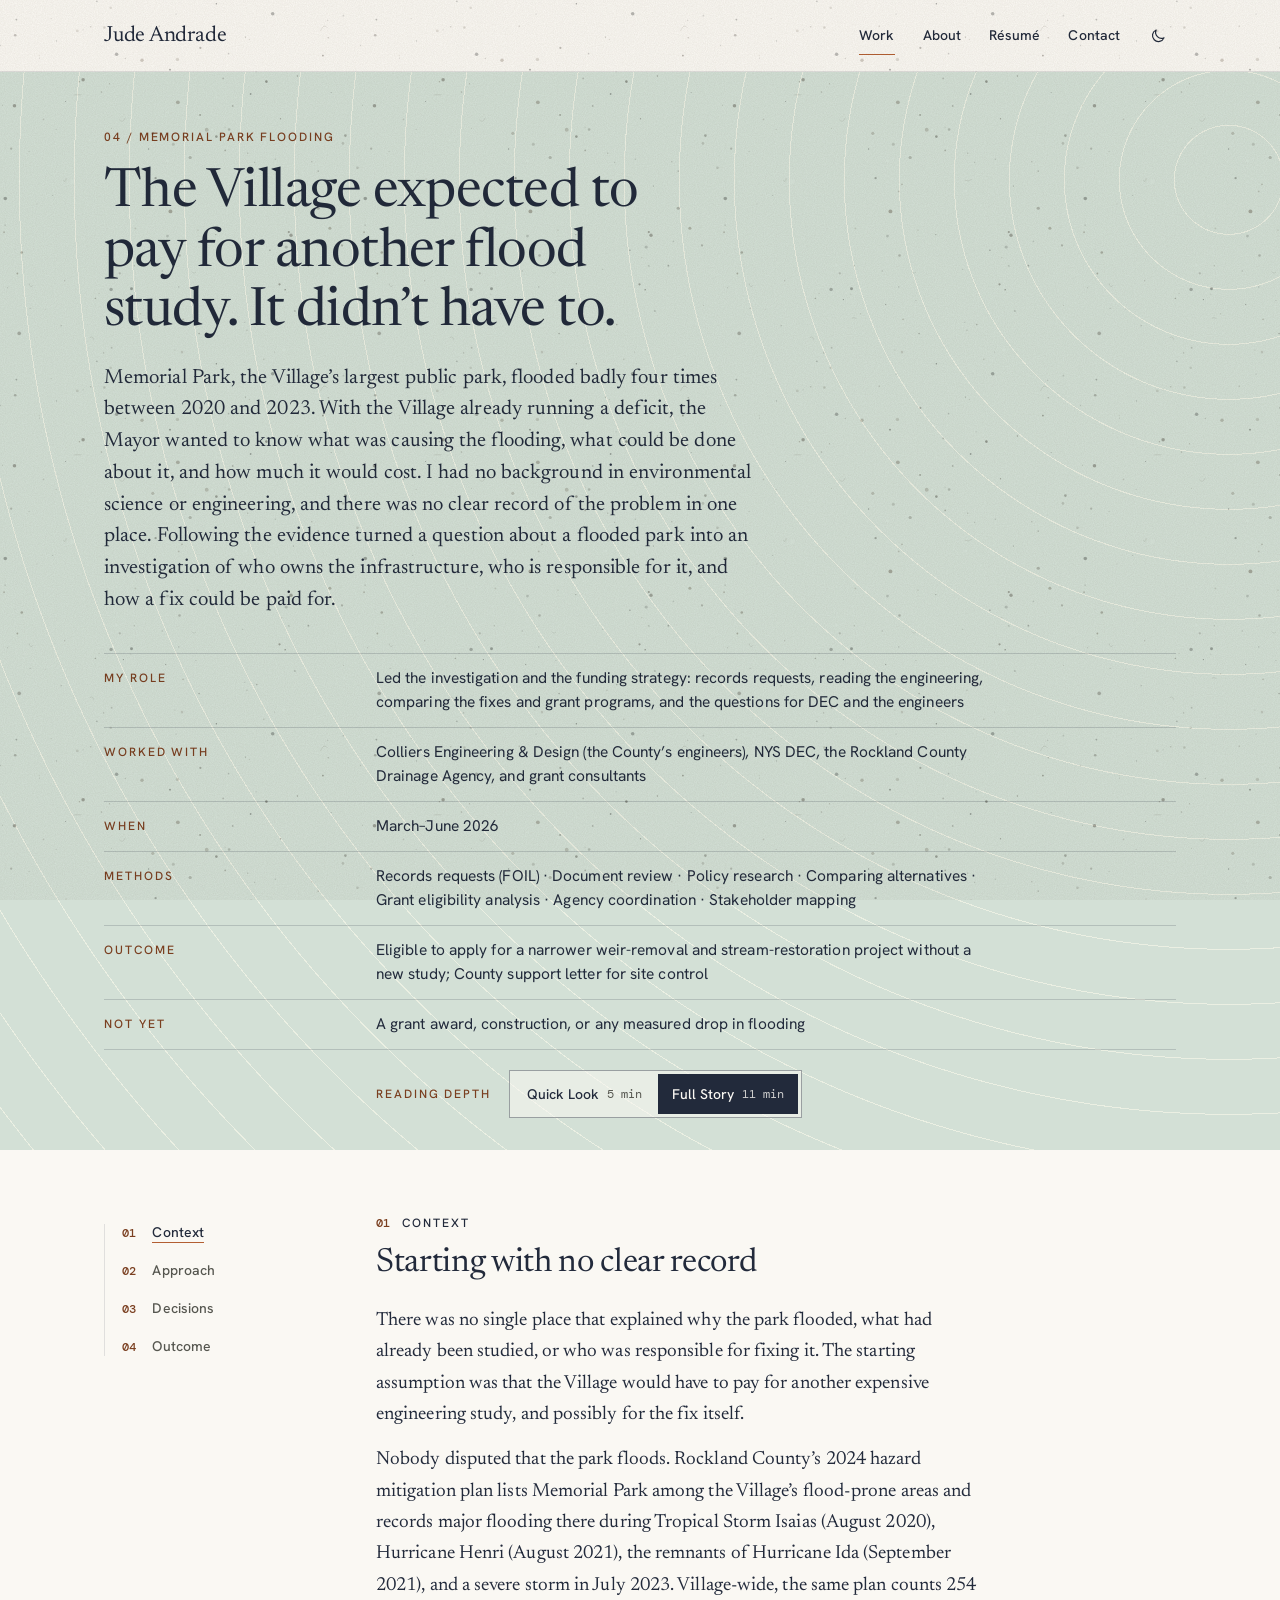
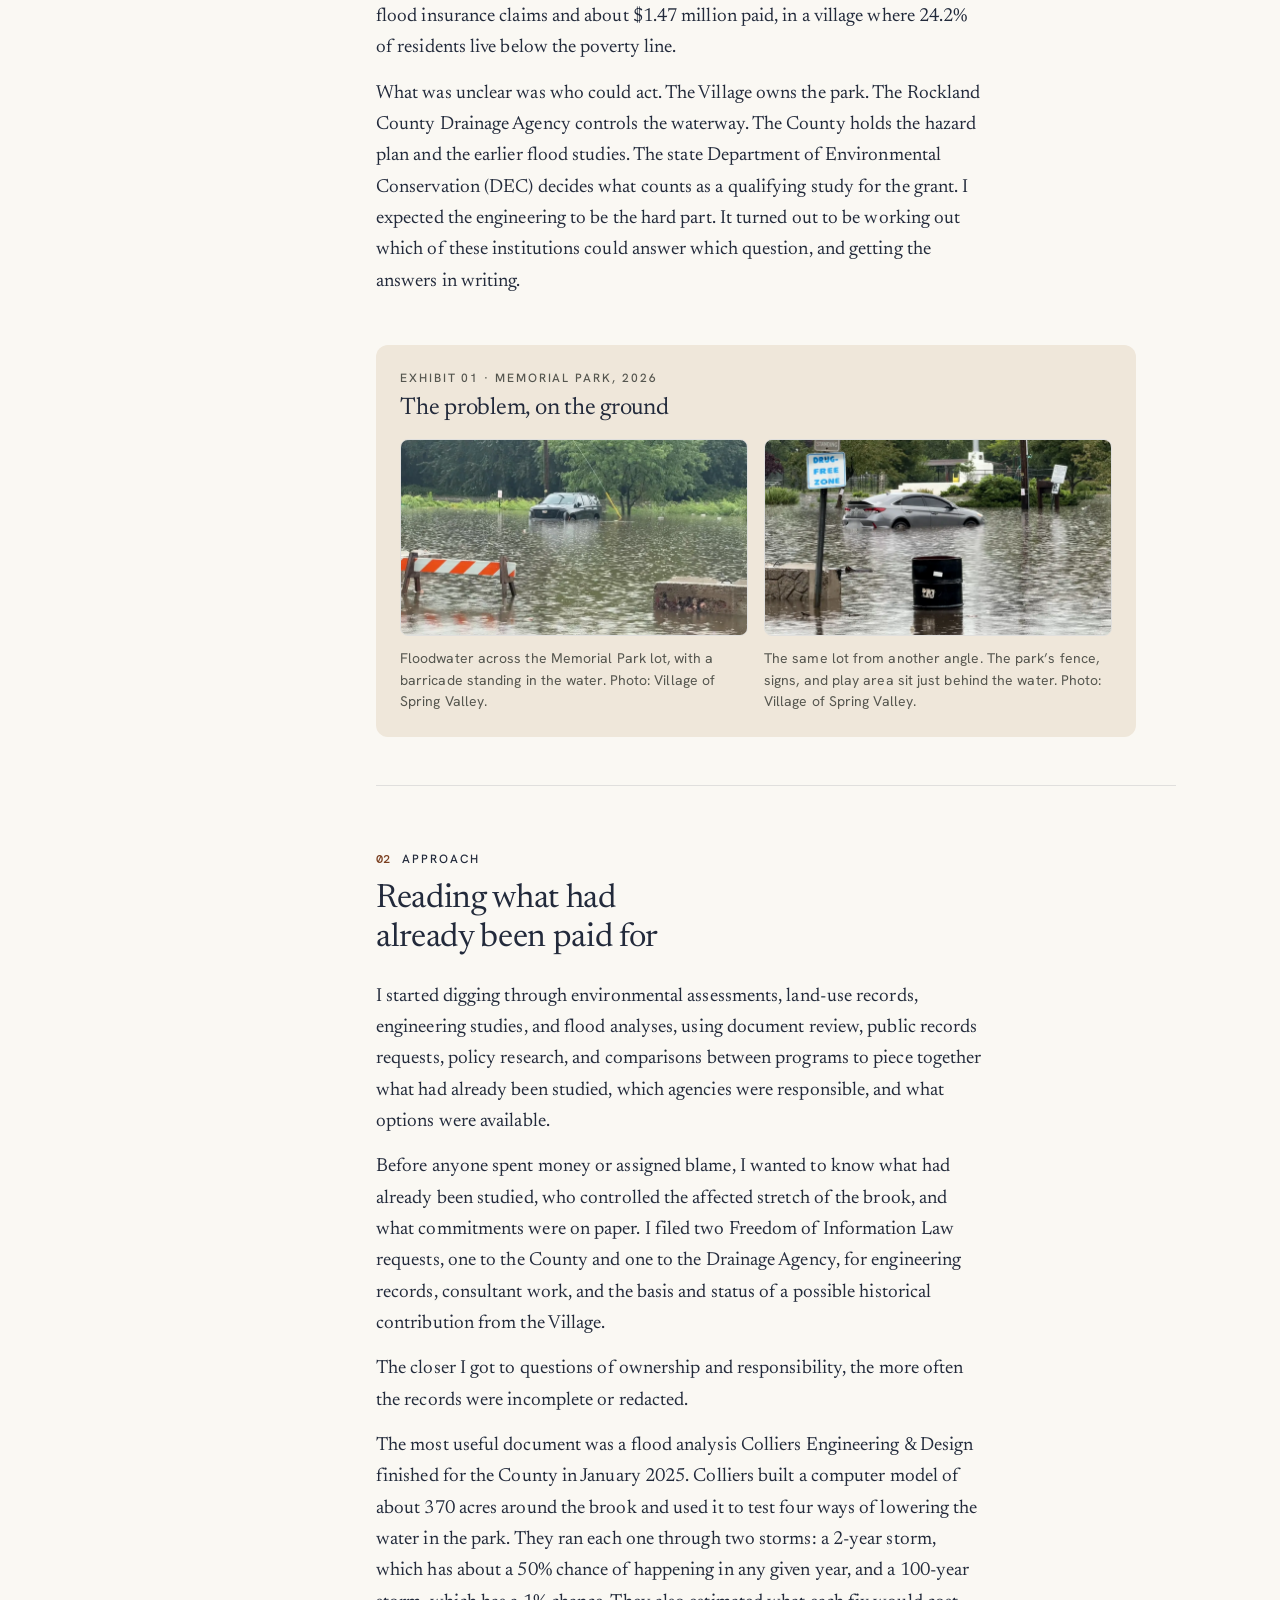
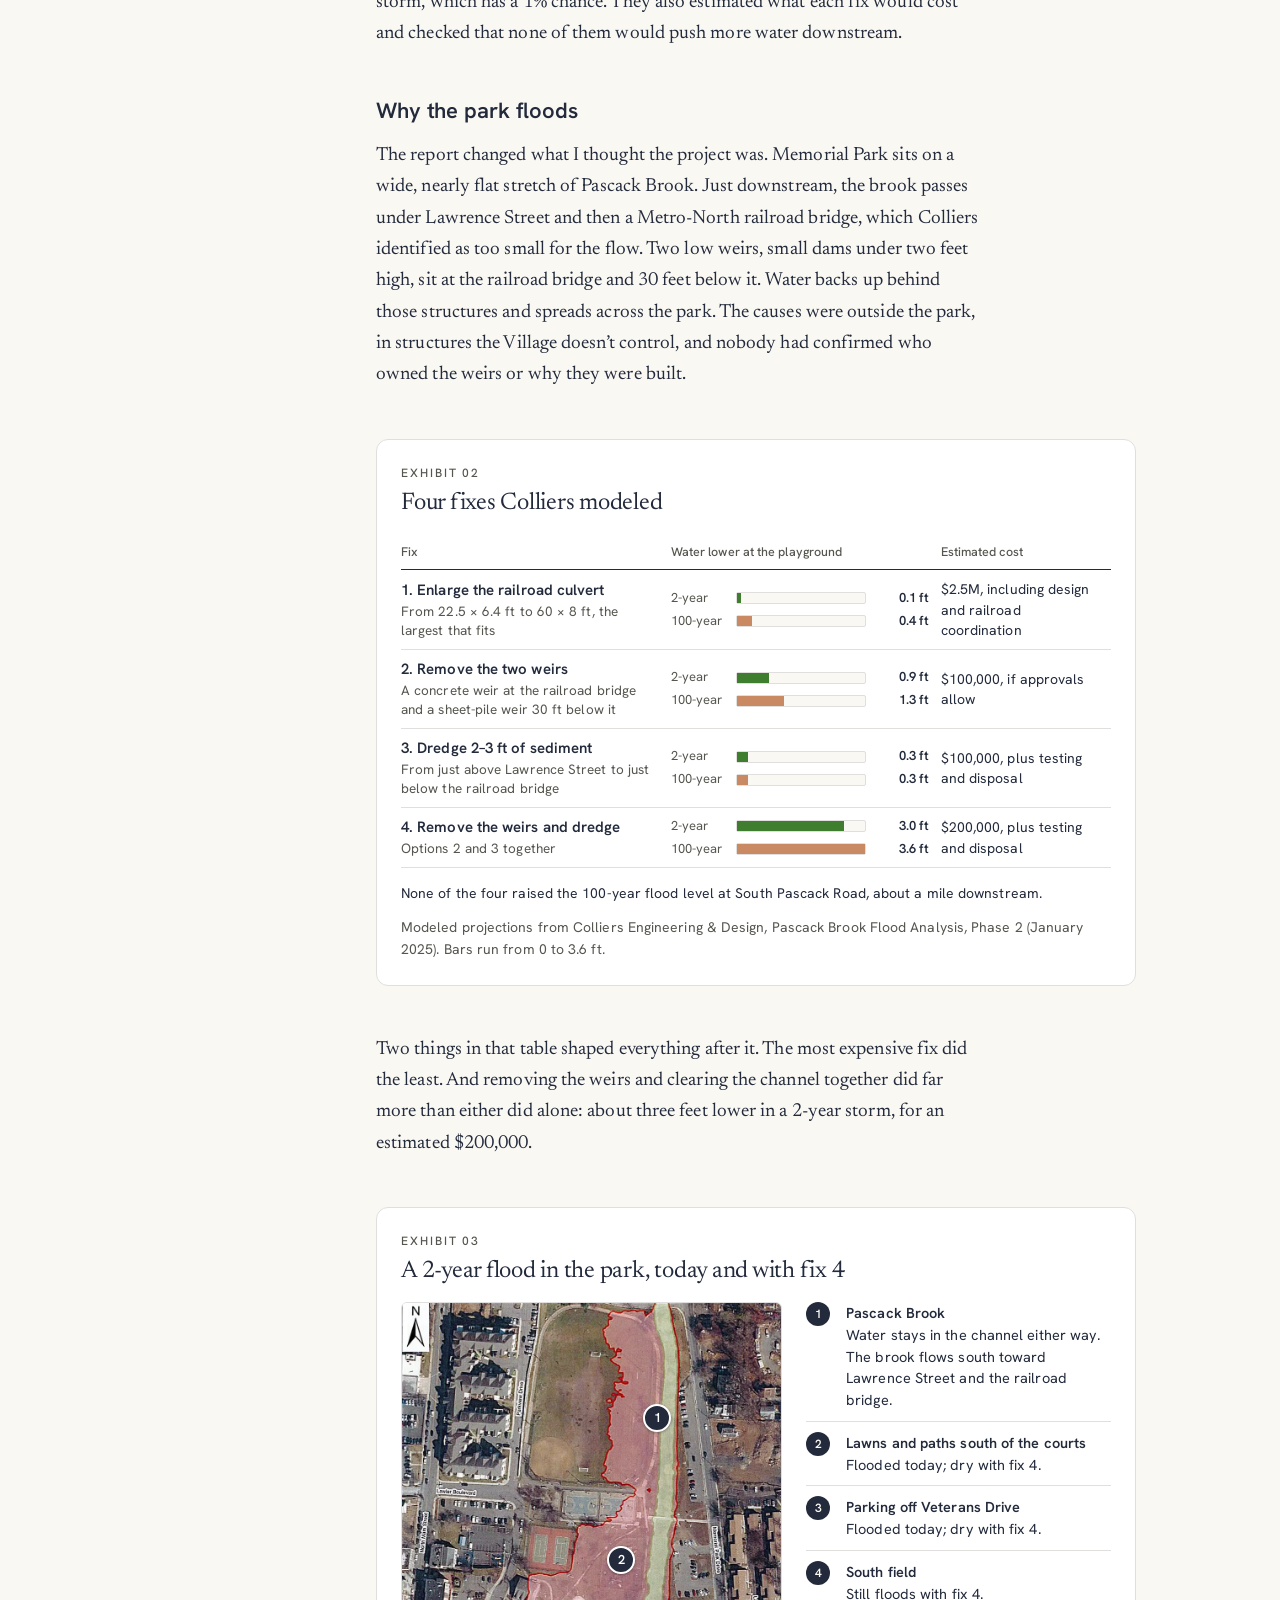
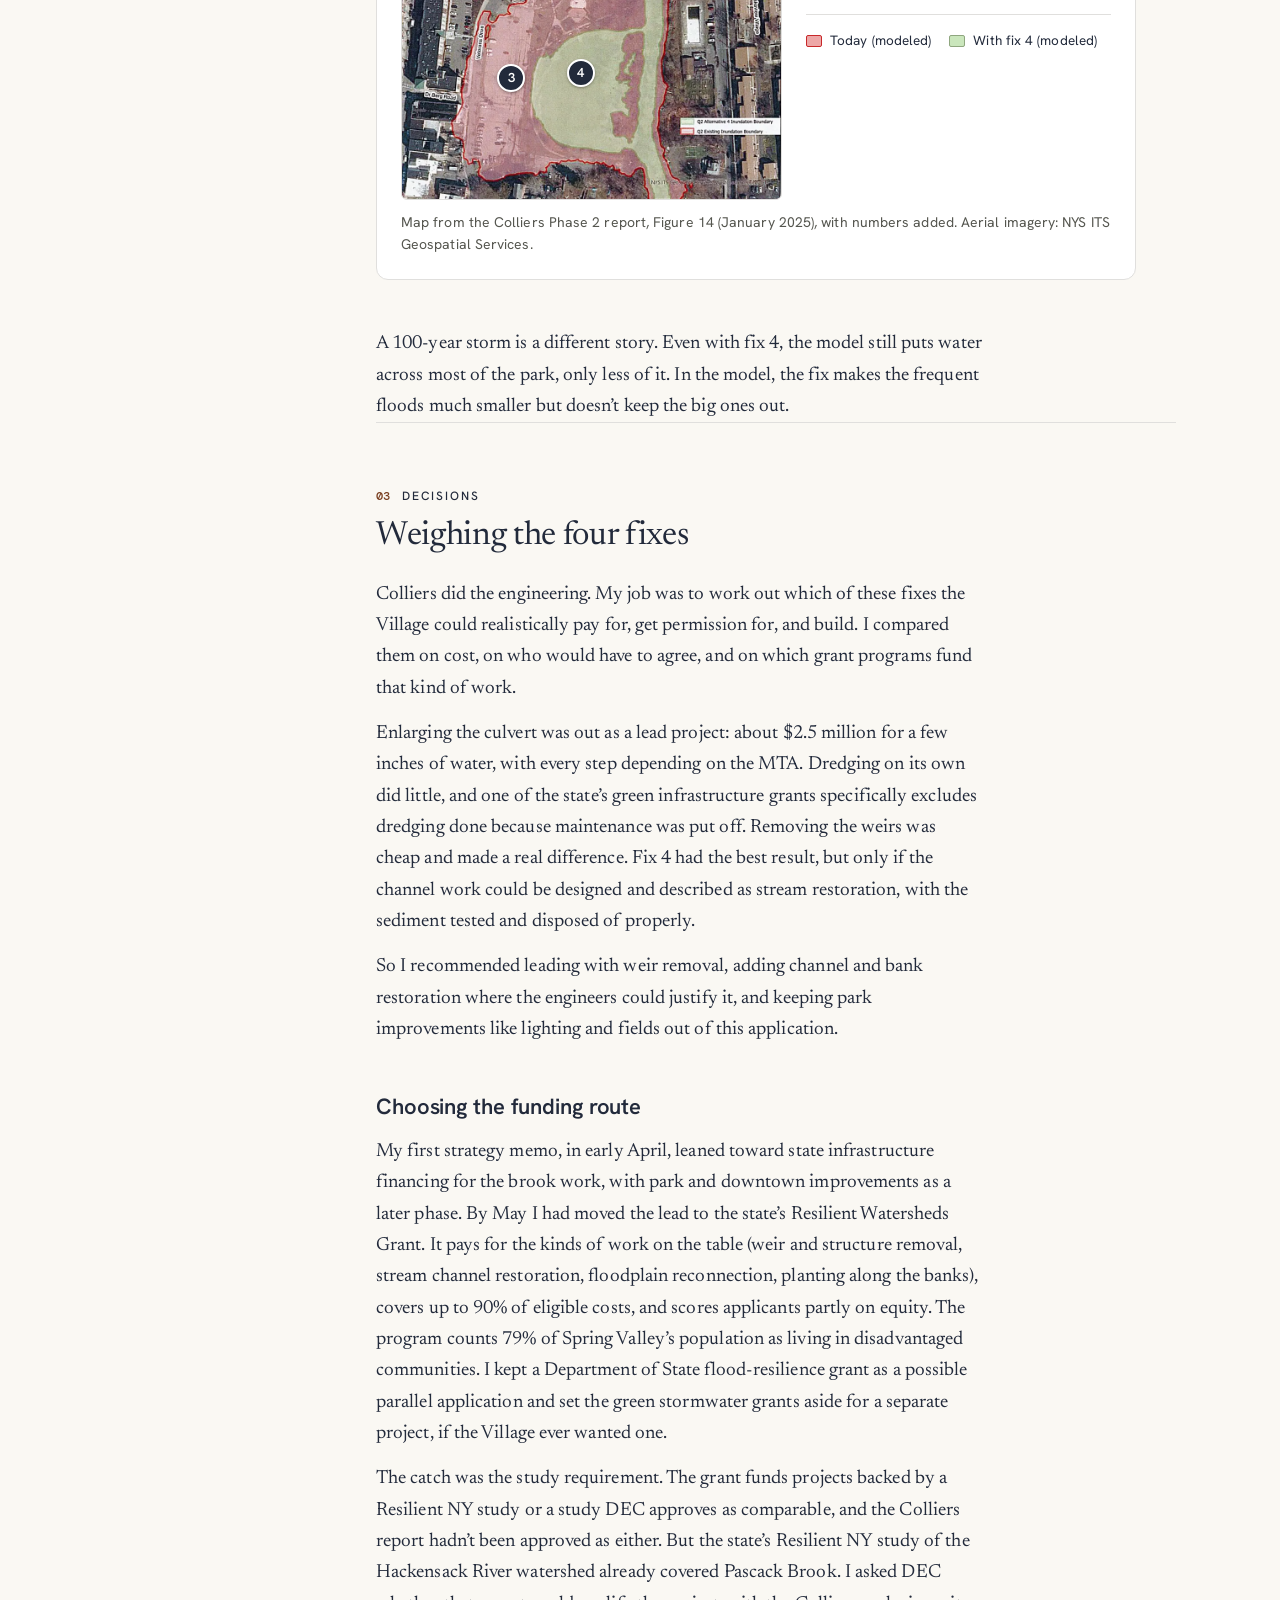
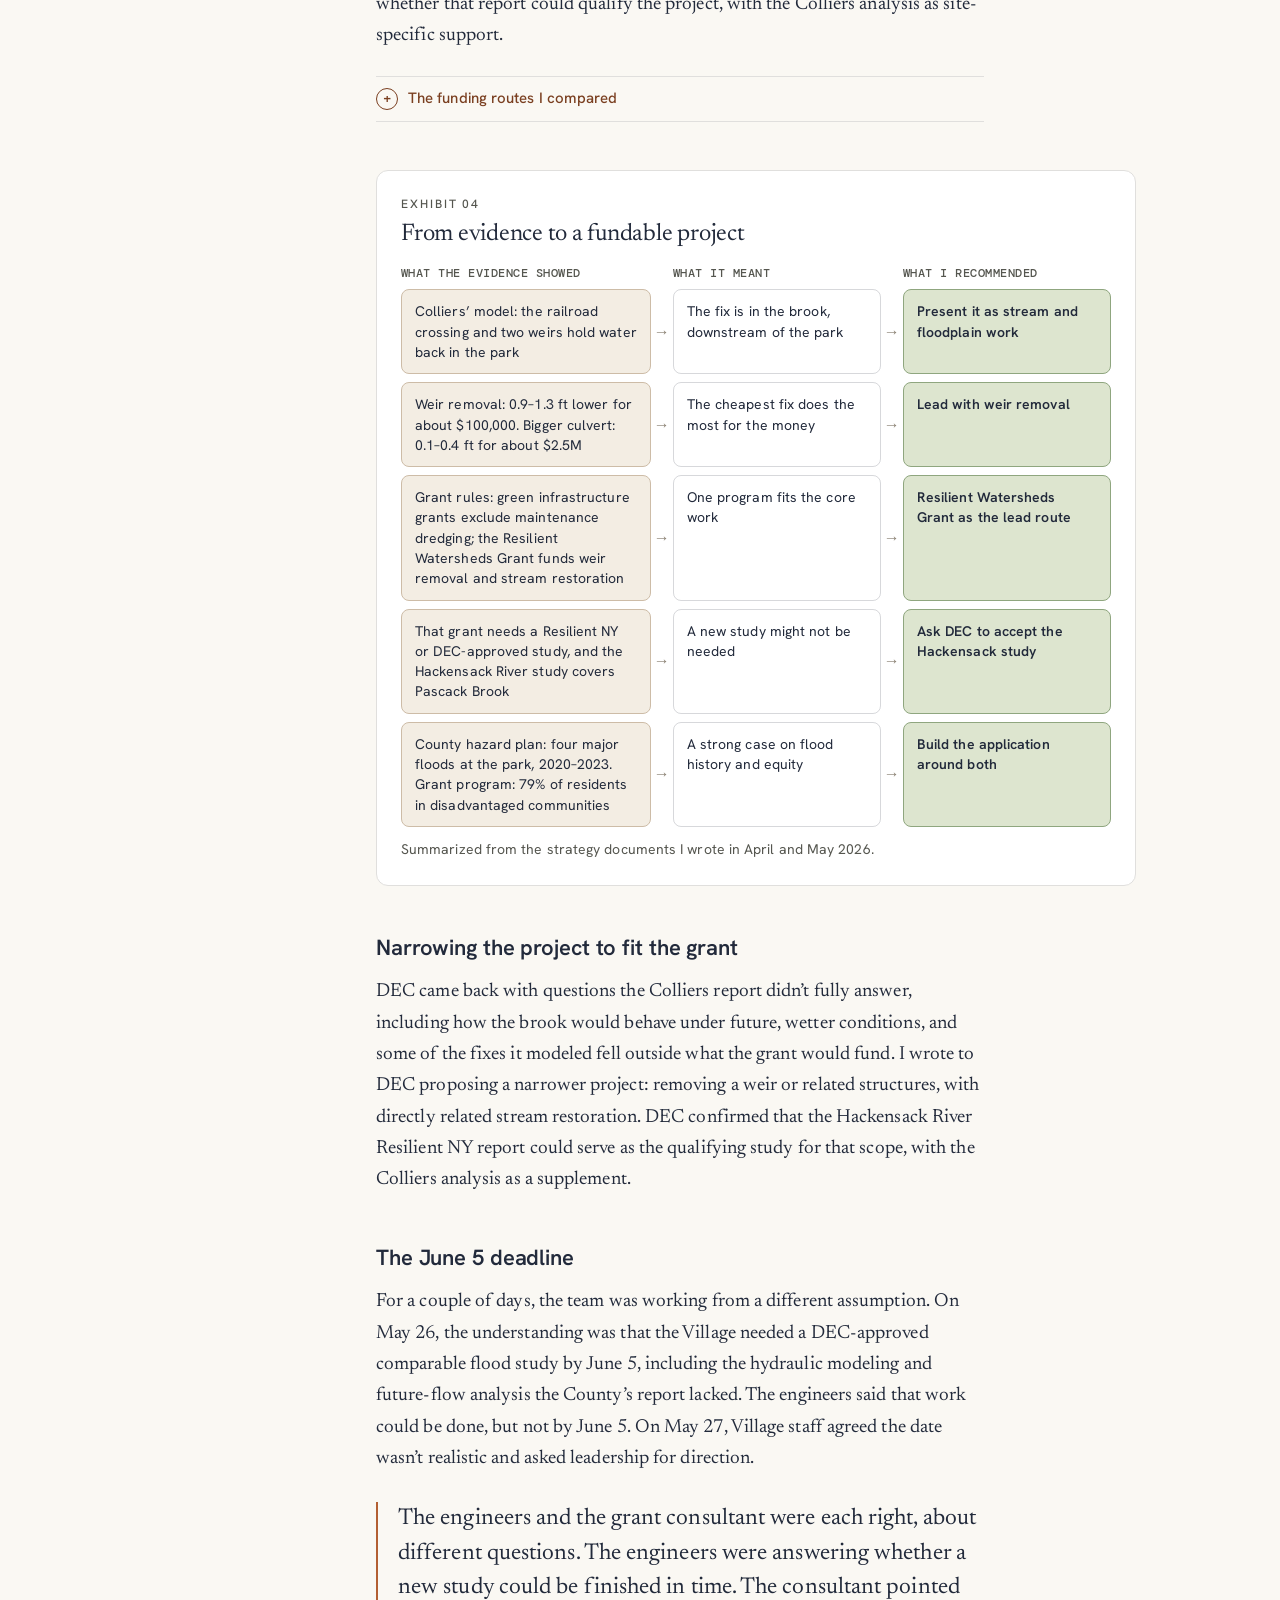
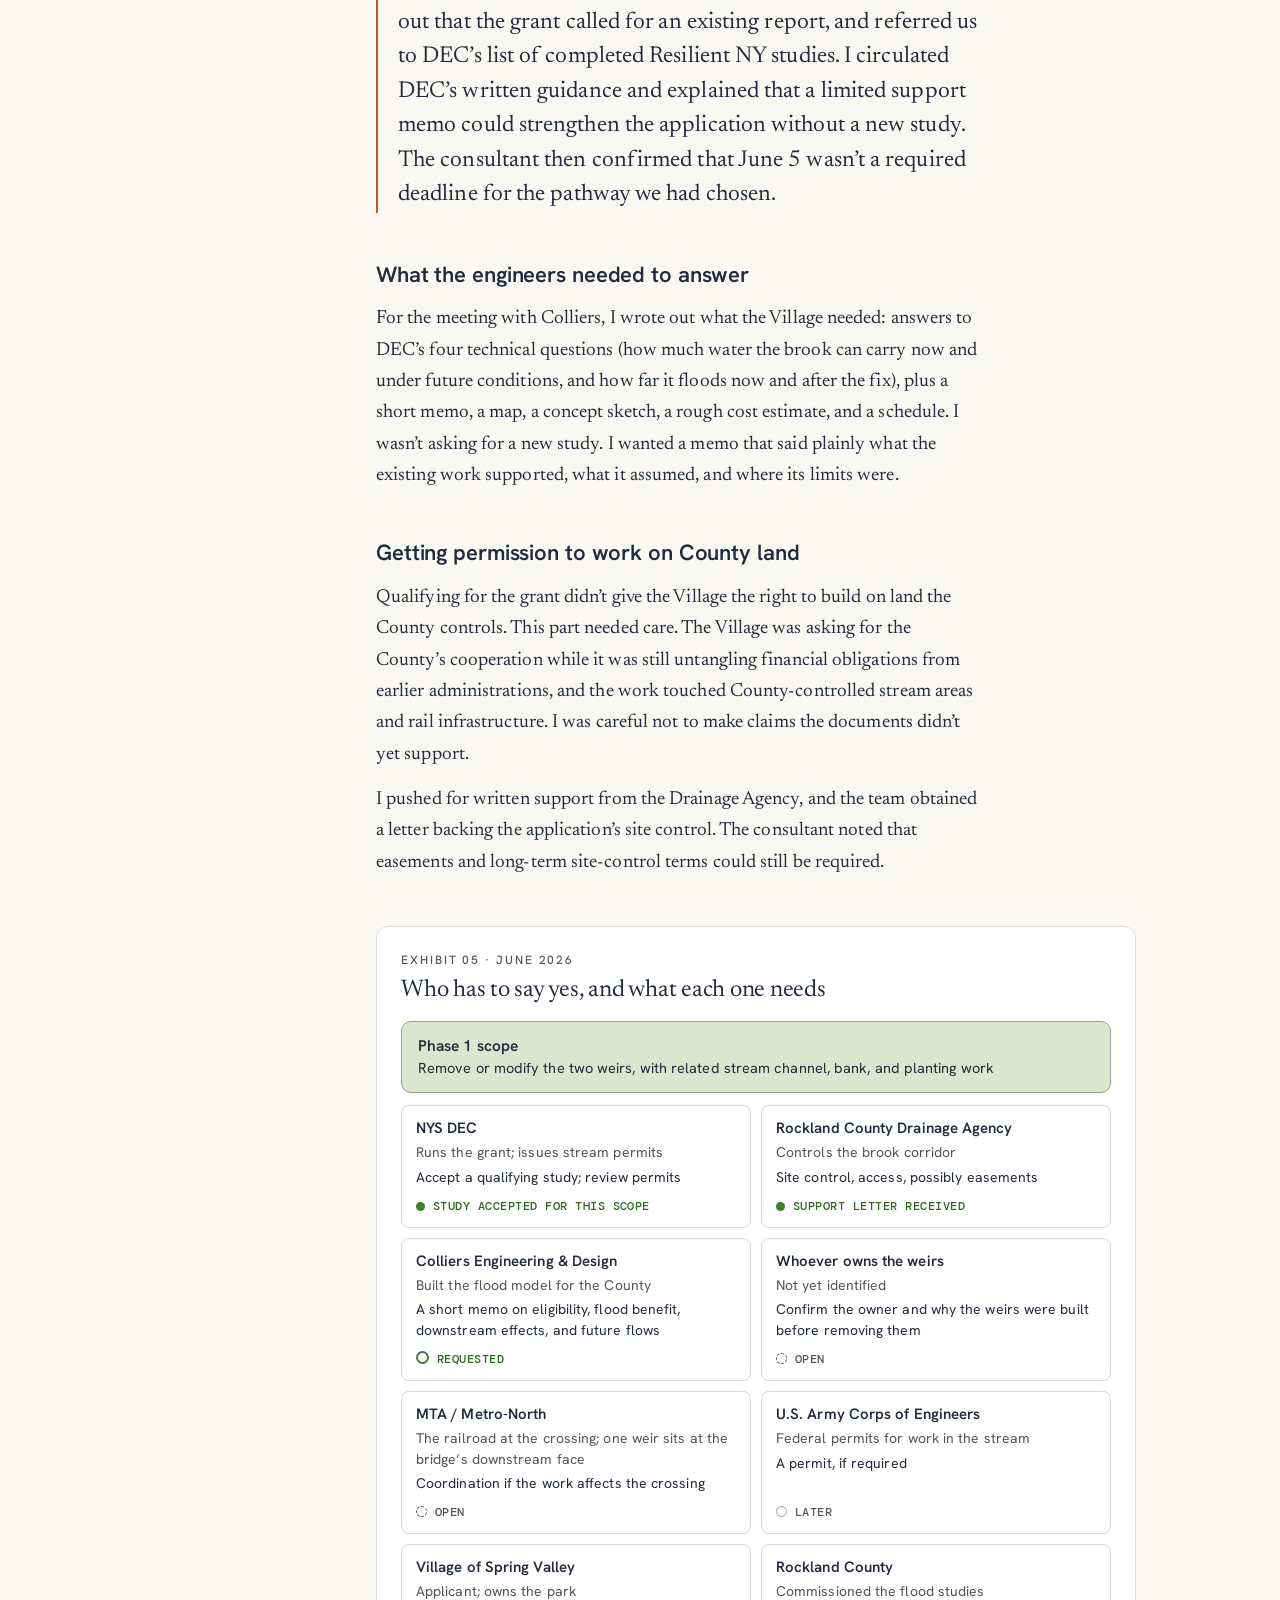
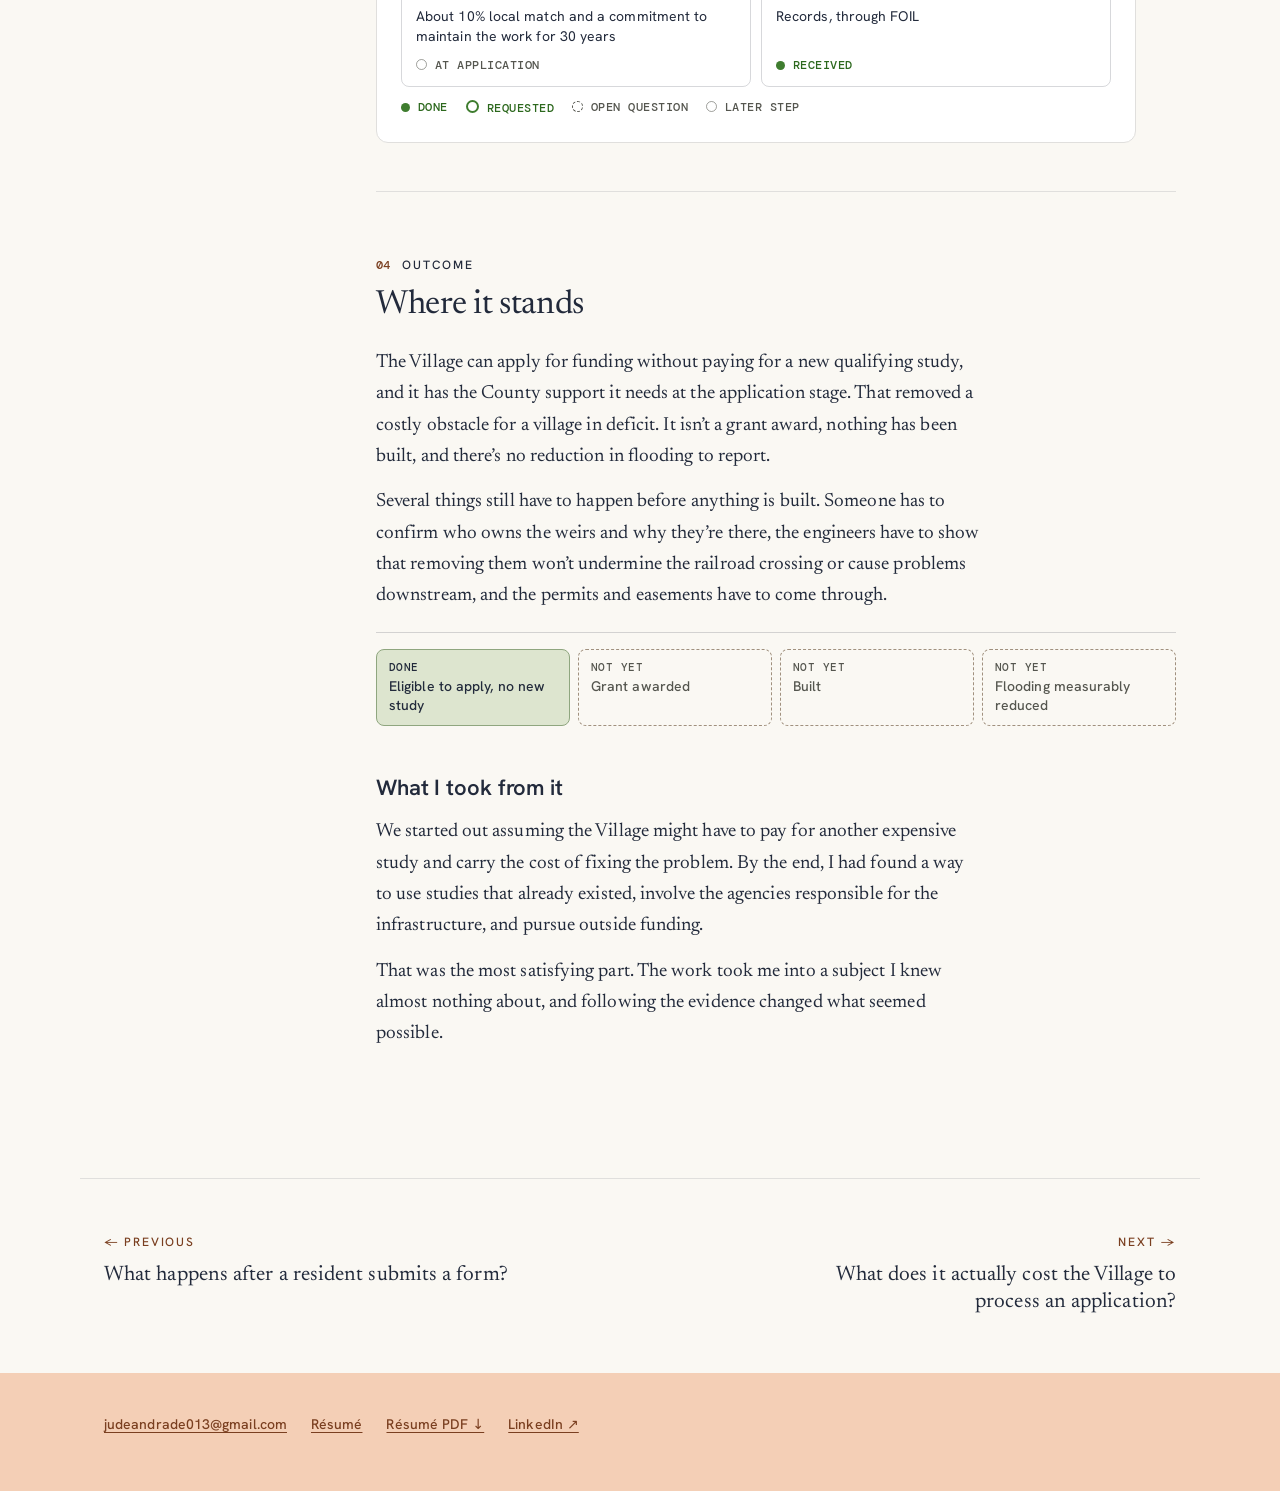
<file: work/memorial-park.html>
<!DOCTYPE html>
<html lang="en">
<head>
<meta charset="utf-8"/>
<meta content="width=device-width,initial-scale=1,viewport-fit=cover" name="viewport"/>
<meta content="#FAF8F3" name="theme-color"/>
<script>(function(){var d=document.documentElement,t;try{t=localStorage.getItem("theme")}catch(e){}if(t!=="light"&&t!=="dark")t=matchMedia("(prefers-color-scheme: dark)").matches?"dark":"light";d.setAttribute("data-theme",t);})();</script>
<title>The Village expected to pay for another flood study. It didn’t have to. · Jude Andrade</title>
<meta content="Memorial Park, the Village’s largest public park, flooded badly four times between 2020 and 2023. With the Village already running a deficit, the Mayor wanted to know what was causing the flooding, what could be done about it, and how much it would cost. I had no background in environmental science or engineering, and there was no clear record of the problem in one place. Following the evidence turned a question about a flooded park into an investigation of who owns the infrastructure, who is responsible for it, and how a fix could be paid for." name="description"/>
<meta content="article" property="og:type"/>
<meta content="The Village expected to pay for another flood study. It didn’t have to." property="og:title"/>
<meta content="Memorial Park, the Village’s largest public park, flooded badly four times between 2020 and 2023. With the Village already running a deficit, the Mayor wanted to know what was causing the flooding, what could be done about it, and how much it would cost. I had no background in environmental science or engineering, and there was no clear record of the problem in one place. Following the evidence turned a question about a flooded park into an investigation of who owns the infrastructure, who is responsible for it, and how a fix could be paid for." property="og:description"/>
<meta content="https://judeandrade013.github.io/og-card.jpg?v=20261117" property="og:image"/>
<meta content="1200" property="og:image:width"/>
<meta content="630" property="og:image:height"/>
<meta content="Jude Andrade, design researcher: Hi, I’m Jude." property="og:image:alt"/>
<meta content="https://judeandrade013.github.io/og-card.jpg?v=20261117" name="twitter:image"/>
<meta content="summary_large_image" name="twitter:card"/>
<link href="../favicon.svg" rel="icon" type="image/svg+xml"/>
<link href="https://fonts.googleapis.com" rel="preconnect"/>
<link crossorigin="" href="https://fonts.gstatic.com" rel="preconnect"/>
<link href="https://fonts.googleapis.com/css2?family=Hanken+Grotesk:wght@400;500;600&amp;family=Newsreader:ital,opsz,wght@0,6..72,300..600;1,6..72,400&amp;family=DM+Mono:wght@400;500&amp;display=swap" rel="stylesheet"/>
<link href="../site.css?v=19" rel="stylesheet"/>
</head>
<body class="case-page">
<a class="skip" href="#main">Skip to content</a>
<nav aria-label="Main"><div class="wrap nav-in"><a class="mark" href="../index.html">Jude Andrade</a><div class="nav-links"><a aria-current="page" href="../index.html#work">Work</a><a href="../about.html">About</a><a href="../resume.html">Résumé</a><a href="../index.html#contact">Contact</a><button class="theme-toggle" type="button" aria-pressed="false" aria-label="Dark theme" title="Dark theme"><svg class="i-moon" viewBox="0 0 24 24" width="18" height="18" aria-hidden="true" focusable="false"><path d="M20 14.5A8 8 0 0 1 9.5 4a8 8 0 1 0 10.5 10.5z" fill="none" stroke="currentColor" stroke-width="1.6" stroke-linejoin="round"/></svg><svg class="i-sun" viewBox="0 0 24 24" width="18" height="18" aria-hidden="true" focusable="false"><circle cx="12" cy="12" r="4" fill="none" stroke="currentColor" stroke-width="1.6"/><path d="M12 2.5v2.5M12 19v2.5M2.5 12H5M19 12h2.5M5.3 5.3l1.8 1.8M16.9 16.9l1.8 1.8M5.3 18.7l1.8-1.8M16.9 7.1l1.8-1.8" stroke="currentColor" stroke-width="1.6" stroke-linecap="round"/></svg></button></div><button class="menu-btn" type="button" aria-haspopup="dialog" aria-controls="menu" aria-expanded="false">Menu</button></div></nav>
<dialog class="menu-dlg" id="menu" aria-label="Menu"><div class="menu-inner"><div class="menu-top"><a class="mark" href="../index.html">Jude Andrade</a><button class="close-btn" type="button" data-close>Close</button></div><ul class="menu-list"><li><a href="../index.html#work" aria-current="page">Work</a></li><li><a href="../about.html">About</a></li><li><a href="../resume.html">Résumé</a></li><li><a href="../index.html#contact">Contact</a></li></ul></div></dialog>
<main id="main">
<article aria-labelledby="h-memorial-park" data-depth="full" class="case story-case" style="--band:var(--band-4)" id="memorial-park">
<div class="wrap">
<div class="case-band"><div class="case-head"><p class="label">04 / Memorial Park flooding</p></div>
<h1 id="h-memorial-park">The Village expected to pay for another flood study. It didn’t have to.</h1>
<p class="dek">Memorial Park, the Village’s largest public park, flooded badly four times between 2020 and 2023. With the Village already running a deficit, the Mayor wanted to know what was causing the flooding, what could be done about it, and how much it would cost. I had no background in environmental science or engineering, and there was no clear record of the problem in one place. Following the evidence turned a question about a flooded park into an investigation of who owns the infrastructure, who is responsible for it, and how a fix could be paid for.</p>
<dl class="facts case-meta"><div class="wide"><dt class="label">My role</dt><dd>Led the investigation and the funding strategy: records requests, reading the engineering, comparing the fixes and grant programs, and the questions for DEC and the engineers</dd></div><div class="wide"><dt class="label">Worked with</dt><dd>Colliers Engineering &amp; Design (the County’s engineers), NYS DEC, the Rockland County Drainage Agency, and grant consultants</dd></div><div><dt class="label">When</dt><dd>March–June 2026</dd></div><div class="wide"><dt class="label">Methods</dt><dd>Records requests (FOIL) · Document review · Policy research · Comparing alternatives · Grant eligibility analysis · Agency coordination · Stakeholder mapping</dd></div><div class="wide"><dt class="label">Outcome</dt><dd>Eligible to apply for a narrower weir-removal and stream-restoration project without a new study; County support letter for site control</dd></div><div><dt class="label">Not yet</dt><dd>A grant award, construction, or any measured drop in flooding</dd></div></dl>
<div class="depth"><p class="label" id="depth-l">Reading depth</p><div class="seg" role="radiogroup" aria-labelledby="depth-l"><button type="button" role="radio" value="quick" aria-checked="false" tabindex="-1">Quick Look <span class="t">5 min</span></button><button type="button" role="radio" value="full" aria-checked="true">Full Story <span class="t">11 min</span></button></div></div></div>
</div>
<div class="wrap case-body">
<nav class="rail" aria-label="Sections in this case study"><div class="rail-in"><span class="rail-line" aria-hidden="true"><span class="rail-fill"></span></span><ol><li><a href="#s-context"><span class="part-no">01</span><span class="rl">Context</span></a></li><li><a href="#s-approach"><span class="part-no">02</span><span class="rl">Approach</span></a></li><li><a href="#s-decisions"><span class="part-no">03</span><span class="rl">Decisions</span></a></li><li><a href="#s-outcome"><span class="part-no">04</span><span class="rl">Outcome</span></a></li></ol></div></nav>
<div class="stages">
<section class="chapter stage" id="s-context" data-name="Context" aria-labelledby="s-context-t">
<div class="stage-head"><p class="part"><span class="part-no">01</span> Context</p><h2 class="stage-title" id="s-context-t">Starting with no clear record</h2></div>
<div class="story stage-body">
<p>There was no single place that explained why the park flooded, what had already been studied, or who was responsible for fixing it. The starting assumption was that the Village would have to pay for another expensive engineering study, and possibly for the fix itself.</p>
<p>Nobody disputed that the park floods. Rockland County’s 2024 hazard mitigation plan lists Memorial Park among the Village’s flood-prone areas and records major flooding there during Tropical Storm Isaias (August 2020), Hurricane Henri (August 2021), the remnants of Hurricane Ida (September 2021), and a severe storm in July 2023. Village-wide, the same plan counts 254 flood insurance claims and about $1.47 million paid, in a village where 24.2% of residents live below the poverty line.</p>
<p>What was unclear was who could act. The Village owns the park. The Rockland County Drainage Agency controls the waterway. The County holds the hazard plan and the earlier flood studies. The state Department of Environmental Conservation (DEC) decides what counts as a qualifying study for the grant. I expected the engineering to be the hard part. It turned out to be working out which of these institutions could answer which question, and getting the answers in writing.</p>
<section aria-labelledby="shots-3" class="shots story-exhibit q">
<div class="exhibit-head"><p class="label">Exhibit 01 · Memorial Park, 2026</p><h3 id="shots-3">The problem, on the ground</h3></div>
<div class="shot-grid">
<figure class="shot"><img alt="Heavy rain falls on a flooded lot at Memorial Park. A dark SUV sits in water up to its wheel wells beside a tree, with an orange-and-white barricade and a concrete block in the foreground." decoding="async" height="788" loading="lazy" src="../memorial-park-flood-1.webp" width="1400"/><figcaption>Floodwater across the Memorial Park lot, with a barricade standing in the water. Photo: Village of Spring Valley.</figcaption></figure>
<figure class="shot"><img alt="A gray sedan stands in floodwater at Memorial Park, with a Drug-Free Zone sign, a black drum, and park fencing and signs behind it. The license plate is blurred." decoding="async" height="788" loading="lazy" src="../memorial-park-flood-2.webp" width="1400"/><figcaption>The same lot from another angle. The park’s fence, signs, and play area sit just behind the water. Photo: Village of Spring Valley.</figcaption></figure>
</div>
</section>
</div>
<button class="expand" type="button">Read this section <span aria-hidden="true">↓</span></button>
</section>
<section class="chapter stage" id="s-approach" data-name="Approach" aria-labelledby="s-approach-t">
<div class="stage-head"><p class="part"><span class="part-no">02</span> Approach</p><h2 class="stage-title" id="s-approach-t">Reading what had already been paid for</h2></div>
<div class="story stage-body">
<p>I started digging through environmental assessments, land-use records, engineering studies, and flood analyses, using document review, public records requests, policy research, and comparisons between programs to piece together what had already been studied, which agencies were responsible, and what options were available.</p>
<p>Before anyone spent money or assigned blame, I wanted to know what had already been studied, who controlled the affected stretch of the brook, and what commitments were on paper. I filed two Freedom of Information Law requests, one to the County and one to the Drainage Agency, for engineering records, consultant work, and the basis and status of a possible historical contribution from the Village.</p>
<p>The closer I got to questions of ownership and responsibility, the more often the records were incomplete or redacted.</p>
<p>The most useful document was a flood analysis Colliers Engineering &amp; Design finished for the County in January 2025. Colliers built a computer model of about 370 acres around the brook and used it to test four ways of lowering the water in the park. They ran each one through two storms: a 2-year storm, which has about a 50% chance of happening in any given year, and a 100-year storm, which has a 1% chance. They also estimated what each fix would cost and checked that none of them would push more water downstream.</p>
<h3>Why the park floods</h3>
<p>The report changed what I thought the project was. Memorial Park sits on a wide, nearly flat stretch of Pascack Brook. Just downstream, the brook passes under Lawrence Street and then a Metro-North railroad bridge, which Colliers identified as too small for the flow. Two low weirs, small dams under two feet high, sit at the railroad bridge and 30 feet below it. Water backs up behind those structures and spreads across the park. The causes were outside the park, in structures the Village doesn’t control, and nobody had confirmed who owned the weirs or why they were built.</p>
<figure aria-labelledby="alts-title" class="exhibit story-exhibit q">
<div class="exhibit-head"><p class="label">Exhibit 02</p><h3 id="alts-title">Four fixes Colliers modeled</h3></div>
<div class="ledger-wrap" role="region" aria-label="Exhibit 02 table" tabindex="0"><table class="ledger alts">
<caption class="sr-only">Modeled drop in water level at the Memorial Park playground and estimated cost for each of four alternatives</caption>
<thead><tr><th scope="col">Fix</th><th scope="col">Water lower at the playground</th><th scope="col">Estimated cost</th></tr></thead>
<tbody>
<tr><td class="fix" data-label="Fix"><b>1. Enlarge the railroad culvert</b><small>From 22.5 × 6.4 ft to 60 × 8 ft, the largest that fits</small></td><td data-label="Water lower at the playground"><span class="drop y2"><span class="k">2-year</span><span class="bar-t"><span class="bar-f" style="width:2.8%"></span></span><span class="v">0.1 ft</span></span><span class="drop y100"><span class="k">100-year</span><span class="bar-t"><span class="bar-f" style="width:11.1%"></span></span><span class="v">0.4 ft</span></span></td><td data-label="Estimated cost">$2.5M, including design and railroad coordination</td></tr>
<tr><td class="fix" data-label="Fix"><b>2. Remove the two weirs</b><small>A concrete weir at the railroad bridge and a sheet-pile weir 30 ft below it</small></td><td data-label="Water lower at the playground"><span class="drop y2"><span class="k">2-year</span><span class="bar-t"><span class="bar-f" style="width:25.0%"></span></span><span class="v">0.9 ft</span></span><span class="drop y100"><span class="k">100-year</span><span class="bar-t"><span class="bar-f" style="width:36.1%"></span></span><span class="v">1.3 ft</span></span></td><td data-label="Estimated cost">$100,000, if approvals allow</td></tr>
<tr><td class="fix" data-label="Fix"><b>3. Dredge 2–3 ft of sediment</b><small>From just above Lawrence Street to just below the railroad bridge</small></td><td data-label="Water lower at the playground"><span class="drop y2"><span class="k">2-year</span><span class="bar-t"><span class="bar-f" style="width:8.3%"></span></span><span class="v">0.3 ft</span></span><span class="drop y100"><span class="k">100-year</span><span class="bar-t"><span class="bar-f" style="width:8.3%"></span></span><span class="v">0.3 ft</span></span></td><td data-label="Estimated cost">$100,000, plus testing and disposal</td></tr>
<tr><td class="fix" data-label="Fix"><b>4. Remove the weirs and dredge</b><small>Options 2 and 3 together</small></td><td data-label="Water lower at the playground"><span class="drop y2"><span class="k">2-year</span><span class="bar-t"><span class="bar-f" style="width:83.3%"></span></span><span class="v">3.0 ft</span></span><span class="drop y100"><span class="k">100-year</span><span class="bar-t"><span class="bar-f" style="width:100.0%"></span></span><span class="v">3.6 ft</span></span></td><td data-label="Estimated cost">$200,000, plus testing and disposal</td></tr>
</tbody></table></div>
<p class="alts-note">None of the four raised the 100-year flood level at South Pascack Road, about a mile downstream.</p>
<figcaption>Modeled projections from Colliers Engineering &amp; Design, Pascack Brook Flood Analysis, Phase 2 (January 2025). Bars run from 0 to 3.6 ft.</figcaption>
</figure>
<p>Two things in that table shaped everything after it. The most expensive fix did the least. And removing the weirs and clearing the channel together did far more than either did alone: about three feet lower in a 2-year storm, for an estimated $200,000.</p>
<figure aria-labelledby="map-title" class="exhibit story-exhibit q">
<div class="exhibit-head"><p class="label">Exhibit 03</p><h3 id="map-title">A 2-year flood in the park, today and with fix 4</h3></div>
<div class="map-fig">
<div class="map-wrap"><img alt="Aerial map of Memorial Park with two modeled flood outlines for a 2-year storm. Today’s outline, in red, covers most of the park east of Veterans Drive, including the lawns and paths and the parking lot. The outline with fix 4, in green, covers the brook channel and the south field, leaving the rest of the park dry." decoding="async" height="1177" loading="lazy" src="../memorial-park-flood-map.webp" width="900"/>
<span class="pin" style="left:67.2%;top:23.2%" aria-hidden="true">1</span><span class="pin" style="left:57.8%;top:51.7%" aria-hidden="true">2</span><span class="pin" style="left:28.9%;top:75.5%" aria-hidden="true">3</span><span class="pin" style="left:47.1%;top:74.4%" aria-hidden="true">4</span></div>
<div>
<ol class="map-key">
<li><span class="n" aria-hidden="true">1</span><span><b>Pascack Brook</b>Water stays in the channel either way. The brook flows south toward Lawrence Street and the railroad bridge.</span></li>
<li><span class="n" aria-hidden="true">2</span><span><b>Lawns and paths south of the courts</b>Flooded today; dry with fix 4.</span></li>
<li><span class="n" aria-hidden="true">3</span><span><b>Parking off Veterans Drive</b>Flooded today; dry with fix 4.</span></li>
<li><span class="n" aria-hidden="true">4</span><span><b>South field</b>Still floods with fix 4.</span></li>
</ol>
<p class="map-legend"><span><i class="now"></i>Today (modeled)</span><span><i class="alt"></i>With fix 4 (modeled)</span></p>
</div>
</div>
<figcaption>Map from the Colliers Phase 2 report, Figure 14 (January 2025), with numbers added. Aerial imagery: NYS ITS Geospatial Services.</figcaption>
</figure>
<p>A 100-year storm is a different story. Even with fix 4, the model still puts water across most of the park, only less of it. In the model, the fix makes the frequent floods much smaller but doesn’t keep the big ones out.</p>
</div>
<button class="expand" type="button">Read this section <span aria-hidden="true">↓</span></button>
</section>
<section class="chapter stage" id="s-decisions" data-name="Decisions" aria-labelledby="s-decisions-t">
<div class="stage-head"><p class="part"><span class="part-no">03</span> Decisions</p><h2 class="stage-title" id="s-decisions-t">Weighing the four fixes</h2></div>
<div class="story stage-body">
<p>Colliers did the engineering. My job was to work out which of these fixes the Village could realistically pay for, get permission for, and build. I compared them on cost, on who would have to agree, and on which grant programs fund that kind of work.</p>
<p>Enlarging the culvert was out as a lead project: about $2.5 million for a few inches of water, with every step depending on the MTA. Dredging on its own did little, and one of the state’s green infrastructure grants specifically excludes dredging done because maintenance was put off. Removing the weirs was cheap and made a real difference. Fix 4 had the best result, but only if the channel work could be designed and described as stream restoration, with the sediment tested and disposed of properly.</p>
<p>So I recommended leading with weir removal, adding channel and bank restoration where the engineers could justify it, and keeping park improvements like lighting and fields out of this application.</p>
<h3>Choosing the funding route</h3>
<p>My first strategy memo, in early April, leaned toward state infrastructure financing for the brook work, with park and downtown improvements as a later phase. By May I had moved the lead to the state’s Resilient Watersheds Grant. It pays for the kinds of work on the table (weir and structure removal, stream channel restoration, floodplain reconnection, planting along the banks), covers up to 90% of eligible costs, and scores applicants partly on equity. The program counts 79% of Spring Valley’s population as living in disadvantaged communities. I kept a Department of State flood-resilience grant as a possible parallel application and set the green stormwater grants aside for a separate project, if the Village ever wanted one.</p>
<p>The catch was the study requirement. The grant funds projects backed by a Resilient NY study or a study DEC approves as comparable, and the Colliers report hadn’t been approved as either. But the state’s Resilient NY study of the Hackensack River watershed already covered Pascack Brook. I asked DEC whether that report could qualify the project, with the Colliers analysis as site-specific support.</p>
<details class="more"><summary>The funding routes I compared</summary><div class="more-body">
<div class="ledger-wrap" role="region" aria-label="Funding route comparison" tabindex="0"><table class="ledger">
<caption class="sr-only">Funding routes compared in May 2026</caption>
<thead><tr><th scope="col">Route</th><th scope="col">Best use</th><th scope="col">Main concern</th><th scope="col">My recommendation</th></tr></thead>
<tbody>
<tr><td data-label="Route">Resilient Watersheds Grant (DEC)</td><td data-label="Best use">Core brook and floodplain flood mitigation</td><td data-label="Main concern">Needs a Resilient NY or DEC-approved comparable study</td><td data-label="My recommendation">Lead route</td></tr>
<tr><td data-label="Route">Department of State flood-resilience grant</td><td data-label="Best use">Parallel funding in the same application round</td><td data-label="Main concern">Its own rules; can’t fund the same work twice</td><td data-label="My recommendation">Select if available</td></tr>
<tr><td data-label="Route">Green Resiliency Grant</td><td data-label="Best use">A separate stormwater storage project</td><td data-label="Main concern">Excludes maintenance dredging; needs storage sizing for a defined drainage area</td><td data-label="My recommendation">Only for a separate package</td></tr>
<tr><td data-label="Route">Green Innovation Grant Program</td><td data-label="Best use">Bioswales, porous pavement, tree trenches</td><td data-label="Main concern">Too narrow for a weir and channel problem</td><td data-label="My recommendation">Secondary only</td></tr>
</tbody></table></div>
</div></details>
<figure aria-labelledby="e2d-title" class="exhibit story-exhibit q">
<div class="exhibit-head"><p class="label">Exhibit 04</p><h3 id="e2d-title">From evidence to a fundable project</h3></div>
<div class="e2d-head" aria-hidden="true"><span>What the evidence showed</span><span></span><span>What it meant</span><span></span><span>What I recommended</span></div>
<ol class="e2d">
<li><span class="ev">Colliers’ model: the railroad crossing and two weirs hold water back in the park</span><span class="ar" aria-hidden="true">→</span><span class="mn">The fix is in the brook, downstream of the park</span><span class="ar" aria-hidden="true">→</span><span class="dc">Present it as stream and floodplain work</span></li>
<li><span class="ev">Weir removal: 0.9–1.3 ft lower for about $100,000. Bigger culvert: 0.1–0.4 ft for about $2.5M</span><span class="ar" aria-hidden="true">→</span><span class="mn">The cheapest fix does the most for the money</span><span class="ar" aria-hidden="true">→</span><span class="dc">Lead with weir removal</span></li>
<li><span class="ev">Grant rules: green infrastructure grants exclude maintenance dredging; the Resilient Watersheds Grant funds weir removal and stream restoration</span><span class="ar" aria-hidden="true">→</span><span class="mn">One program fits the core work</span><span class="ar" aria-hidden="true">→</span><span class="dc">Resilient Watersheds Grant as the lead route</span></li>
<li><span class="ev">That grant needs a Resilient NY or DEC-approved study, and the Hackensack River study covers Pascack Brook</span><span class="ar" aria-hidden="true">→</span><span class="mn">A new study might not be needed</span><span class="ar" aria-hidden="true">→</span><span class="dc">Ask DEC to accept the Hackensack study</span></li>
<li><span class="ev">County hazard plan: four major floods at the park, 2020–2023. Grant program: 79% of residents in disadvantaged communities</span><span class="ar" aria-hidden="true">→</span><span class="mn">A strong case on flood history and equity</span><span class="ar" aria-hidden="true">→</span><span class="dc">Build the application around both</span></li>
</ol>
<figcaption>Summarized from the strategy documents I wrote in April and May 2026.</figcaption>
</figure>
<h3>Narrowing the project to fit the grant</h3>
<p>DEC came back with questions the Colliers report didn’t fully answer, including how the brook would behave under future, wetter conditions, and some of the fixes it modeled fell outside what the grant would fund. I wrote to DEC proposing a narrower project: removing a weir or related structures, with directly related stream restoration. DEC confirmed that the Hackensack River Resilient NY report could serve as the qualifying study for that scope, with the Colliers analysis as a supplement.</p>
<h3>The June 5 deadline</h3>
<p>For a couple of days, the team was working from a different assumption. On May 26, the understanding was that the Village needed a DEC-approved comparable flood study by June 5, including the hydraulic modeling and future-flow analysis the County’s report lacked. The engineers said that work could be done, but not by June 5. On May 27, Village staff agreed the date wasn’t realistic and asked leadership for direction.</p>
<p class="insight q">The engineers and the grant consultant were each right, about different questions. The engineers were answering whether a new study could be finished in time. The consultant pointed out that the grant called for an existing report, and referred us to DEC’s list of completed Resilient NY studies. I circulated DEC’s written guidance and explained that a limited support memo could strengthen the application without a new study. The consultant then confirmed that June 5 wasn’t a required deadline for the pathway we had chosen.</p>
<h3>What the engineers needed to answer</h3>
<p>For the meeting with Colliers, I wrote out what the Village needed: answers to DEC’s four technical questions (how much water the brook can carry now and under future conditions, and how far it floods now and after the fix), plus a short memo, a map, a concept sketch, a rough cost estimate, and a schedule. I wasn’t asking for a new study. I wanted a memo that said plainly what the existing work supported, what it assumed, and where its limits were.</p>
<h3>Getting permission to work on County land</h3>
<p>Qualifying for the grant didn’t give the Village the right to build on land the County controls. This part needed care. The Village was asking for the County’s cooperation while it was still untangling financial obligations from earlier administrations, and the work touched County-controlled stream areas and rail infrastructure. I was careful not to make claims the documents didn’t yet support.</p>
<p>I pushed for written support from the Drainage Agency, and the team obtained a letter backing the application’s site control. The consultant noted that easements and long-term site-control terms could still be required.</p>
<figure aria-labelledby="deps-title" class="exhibit story-exhibit q">
<div class="exhibit-head"><p class="label">Exhibit 05 · June 2026</p><h3 id="deps-title">Who has to say yes, and what each one needs</h3></div>
<p class="deps-core"><b>Phase 1 scope</b>Remove or modify the two weirs, with related stream channel, bank, and planting work</p>
<ul class="deps">
<li><b>NYS DEC</b><span class="role">Runs the grant; issues stream permits</span><span class="need">Accept a qualifying study; review permits</span><span class="st st-live">Study accepted for this scope</span></li>
<li><b>Rockland County Drainage Agency</b><span class="role">Controls the brook corridor</span><span class="need">Site control, access, possibly easements</span><span class="st st-live">Support letter received</span></li>
<li><b>Colliers Engineering &amp; Design</b><span class="role">Built the flood model for the County</span><span class="need">A short memo on eligibility, flood benefit, downstream effects, and future flows</span><span class="st st-tested">Requested</span></li>
<li><b>Whoever owns the weirs</b><span class="role">Not yet identified</span><span class="need">Confirm the owner and why the weirs were built before removing them</span><span class="st st-designed">Open</span></li>
<li><b>MTA / Metro-North</b><span class="role">The railroad at the crossing; one weir sits at the bridge’s downstream face</span><span class="need">Coordination if the work affects the crossing</span><span class="st st-designed">Open</span></li>
<li><b>U.S. Army Corps of Engineers</b><span class="role">Federal permits for work in the stream</span><span class="need">A permit, if required</span><span class="st st-later">Later</span></li>
<li><b>Village of Spring Valley</b><span class="role">Applicant; owns the park</span><span class="need">About 10% local match and a commitment to maintain the work for 30 years</span><span class="st st-later">At application</span></li>
<li><b>Rockland County</b><span class="role">Commissioned the flood studies</span><span class="need">Records, through FOIL</span><span class="st st-live">Received</span></li>
</ul>
<p class="status-key" aria-hidden="true"><span class="st st-live">Done</span><span class="st st-tested">Requested</span><span class="st st-designed">Open question</span><span class="st st-later">Later step</span></p>
</figure>
</div>
<button class="expand" type="button">Read this section <span aria-hidden="true">↓</span></button>
</section>
<section class="chapter stage" id="s-outcome" data-name="Outcome" aria-labelledby="s-outcome-t">
<div class="stage-head"><p class="part"><span class="part-no">04</span> Outcome</p><h2 class="stage-title" id="s-outcome-t">Where it stands</h2></div>
<div class="story stage-body">
<p>The Village can apply for funding without paying for a new qualifying study, and it has the County support it needs at the application stage. That removed a costly obstacle for a village in deficit. It isn’t a grant award, nothing has been built, and there’s no reduction in flooding to report.</p>
<p>Several things still have to happen before anything is built. Someone has to confirm who owns the weirs and why they’re there, the engineers have to show that removing them won’t undermine the railroad crossing or cause problems downstream, and the permits and easements have to come through.</p>
<ol class="ladder" aria-label="Where the project stands">
<li class="done"><span>Done</span>Eligible to apply, no new study</li>
<li><span>Not yet</span>Grant awarded</li>
<li><span>Not yet</span>Built</li>
<li><span>Not yet</span>Flooding measurably reduced</li>
</ol>
<h3>What I took from it</h3>
<p>We started out assuming the Village might have to pay for another expensive study and carry the cost of fixing the problem. By the end, I had found a way to use studies that already existed, involve the agencies responsible for the infrastructure, and pursue outside funding.</p>
<p>That was the most satisfying part. The work took me into a subject I knew almost nothing about, and following the evidence changed what seemed possible.</p>
</div>
<button class="expand" type="button">Read this section <span aria-hidden="true">↓</span></button>
</section>
</div>
</div>
</article>
</main>
<nav class="railbar" aria-label="Section progress"><span class="railbar-progress" aria-hidden="true"></span><button class="railbar-btn" type="button" aria-haspopup="dialog" aria-controls="sections"><span class="rb-l"><span class="rb-n part-no">01 / 04</span><span class="rb-s">Context</span></span><span class="rb-r">Sections ↑</span></button></nav>
<dialog class="sheet" id="sections" aria-labelledby="sections-t"><div class="dlg-inner"><div class="dlg-head"><p class="label" id="sections-t">In this case study</p><button class="close-btn" type="button" data-close>Close</button></div><ol><li><a href="#s-context"><span class="part-no">01</span> Context</a></li><li><a href="#s-approach"><span class="part-no">02</span> Approach</a></li><li><a href="#s-decisions"><span class="part-no">03</span> Decisions</a></li><li><a href="#s-outcome"><span class="part-no">04</span> Outcome</a></li></ol></div></dialog>

<nav aria-label="More case studies" class="case-pager wrap"><a class="prev" href="digital-services.html"><span class="label">← Previous</span><span class="pager-title">What happens after a resident submits a form?</span></a><a class="next" href="fees.html"><span class="label">Next →</span><span class="pager-title">What does it actually cost the Village to process an application?</span></a></nav>
<footer class="page-footer"><div class="wrap"><p><a href="mailto:judeandrade013@gmail.com">judeandrade013@gmail.com</a><a href="../resume.html">Résumé</a><a href="../resume.pdf?v=20261117c" download="Jude_Andrade_Resume.pdf">Résumé PDF ↓</a><a href="https://www.linkedin.com/in/jude13/" rel="noopener" target="_blank">LinkedIn ↗</a></p></div></footer>
<script data-goatcounter="https://judeandrade013.goatcounter.com/count" async src="//gc.zgo.at/count.js"></script>
<script src="../site.js?v=19" defer></script>
</body>
</html>
</file>
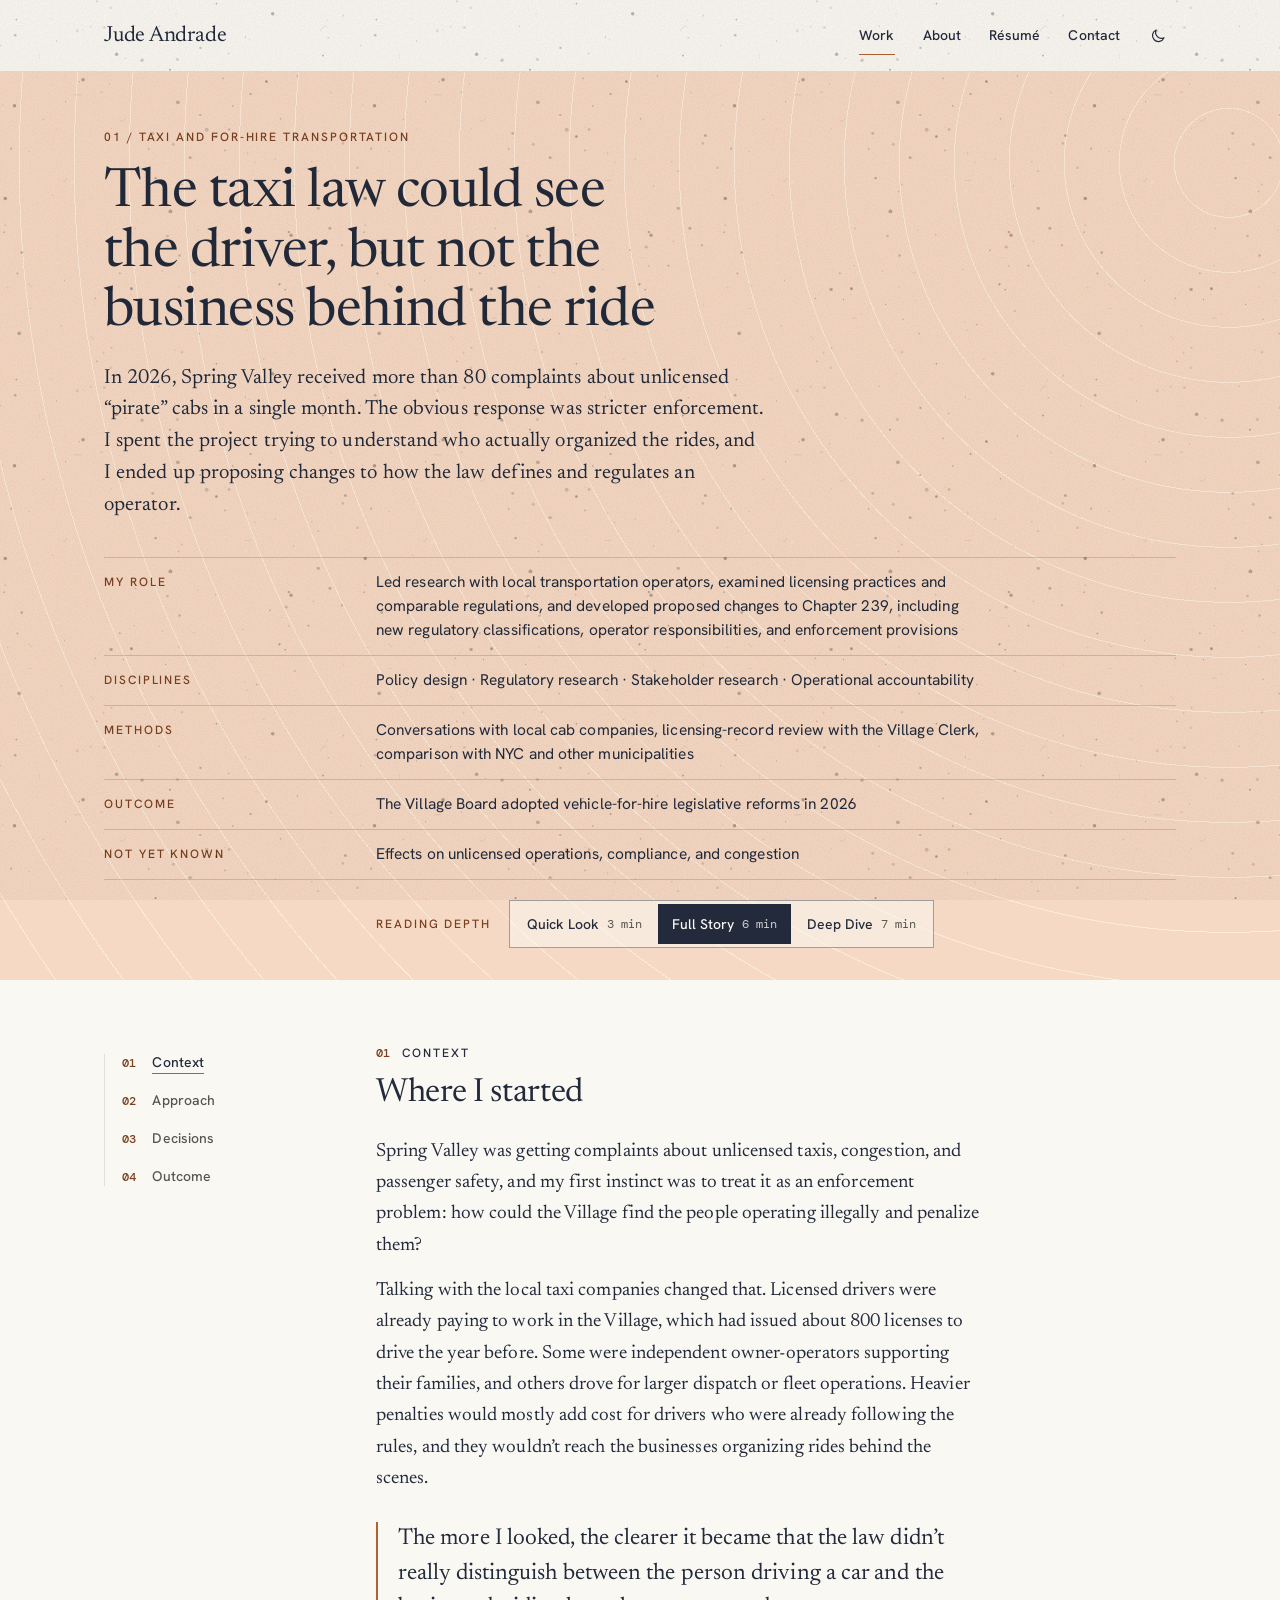
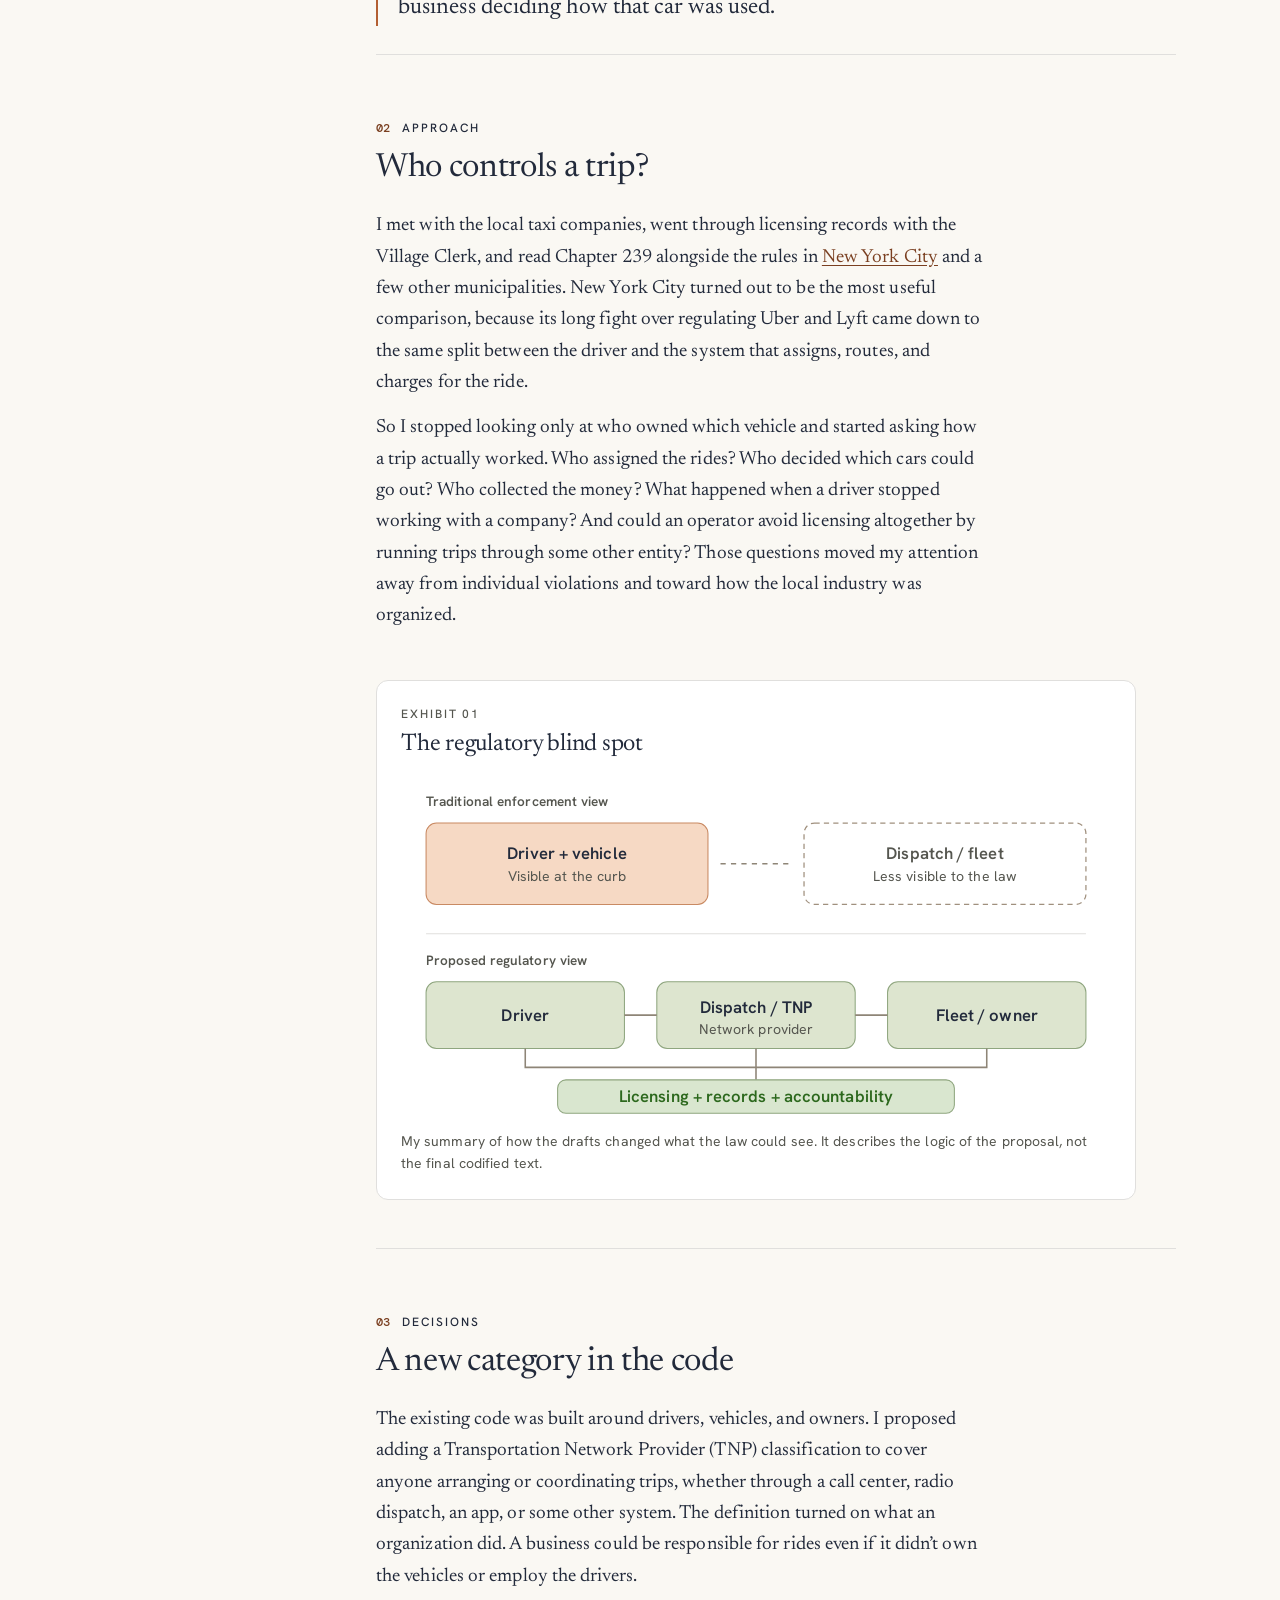
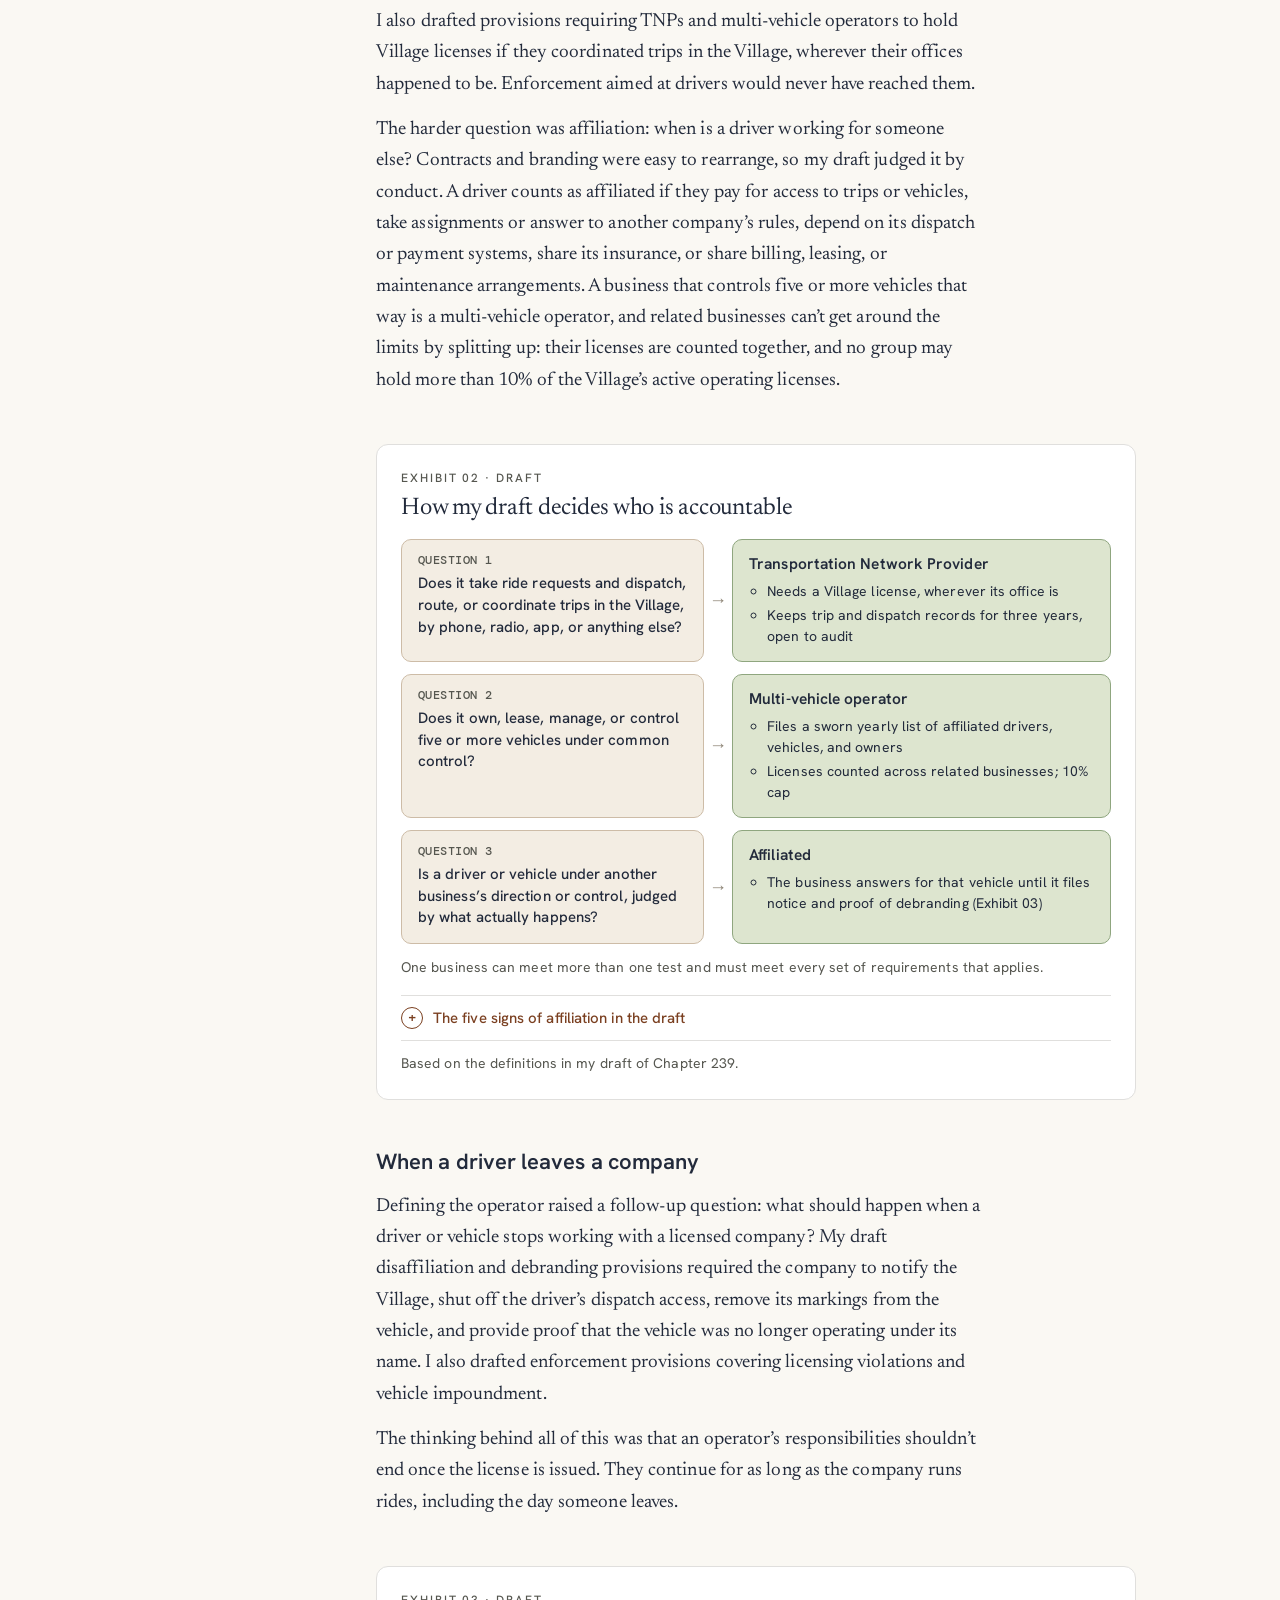
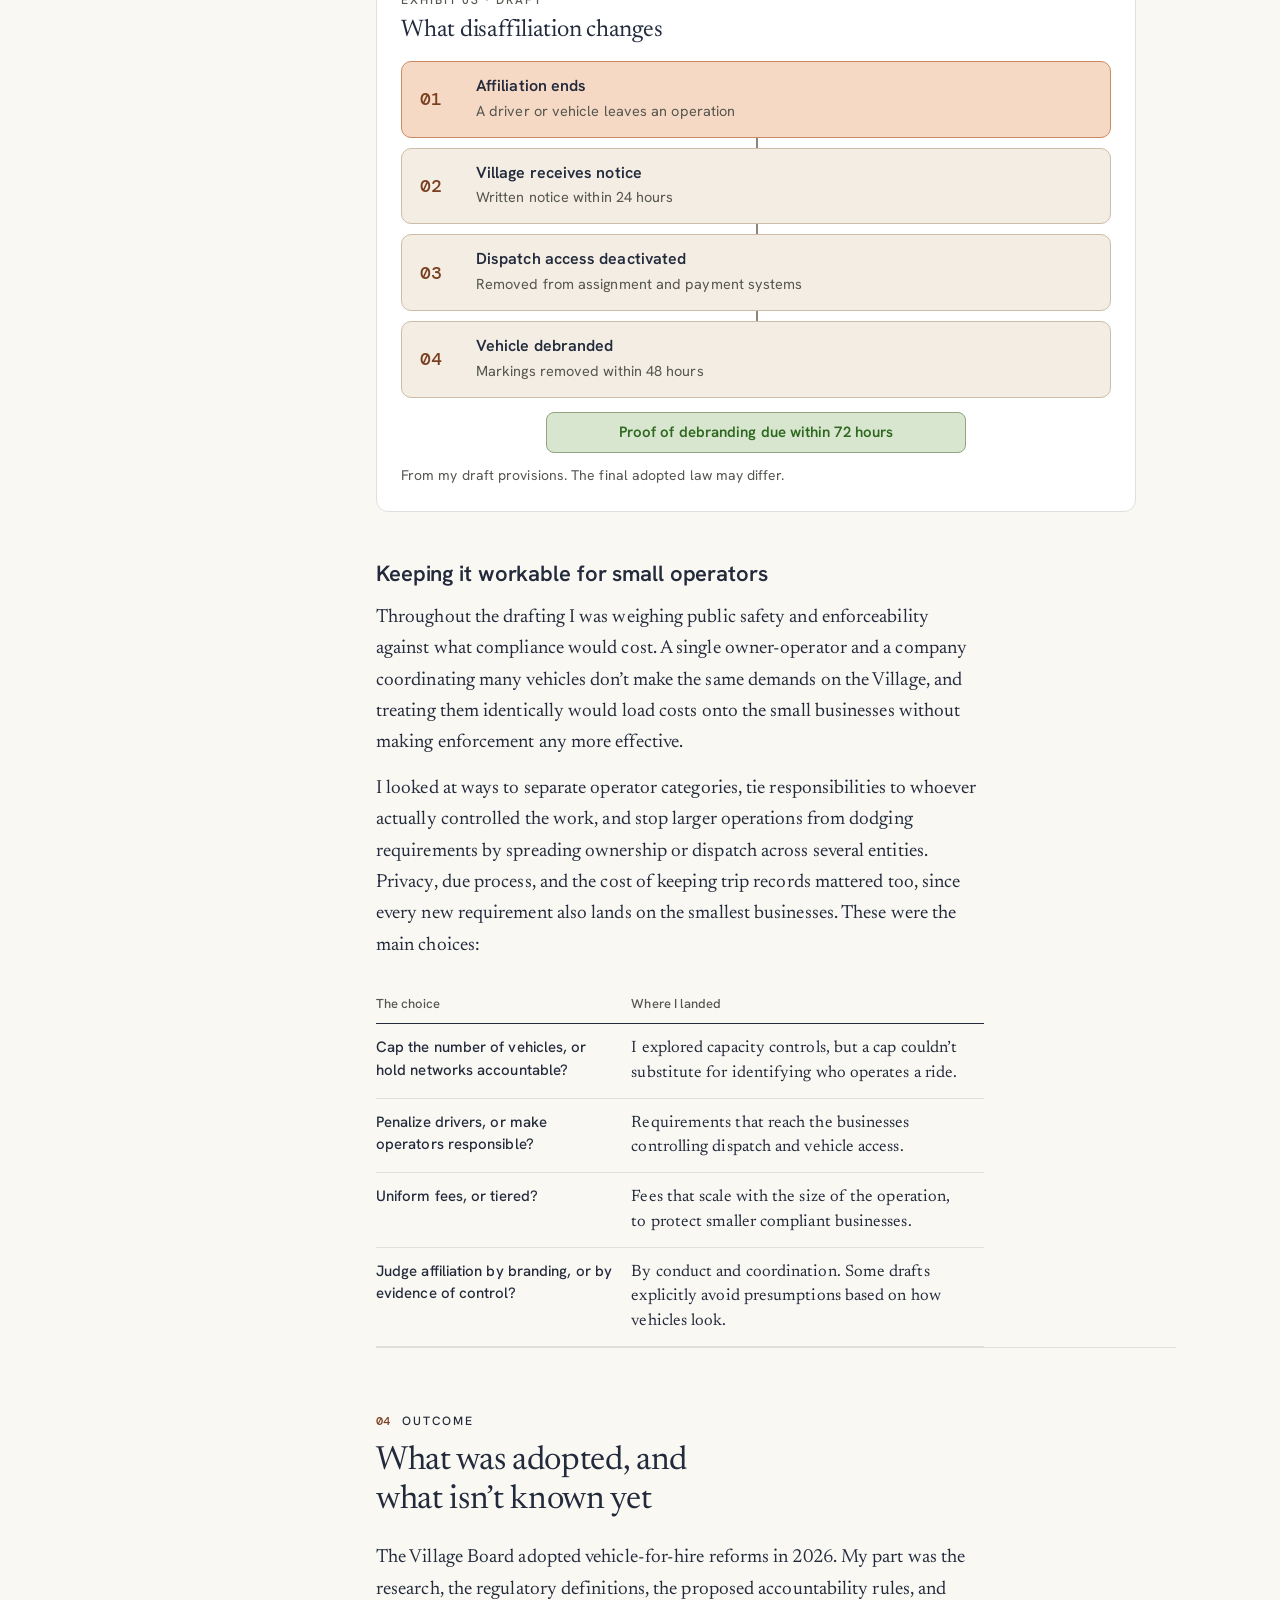
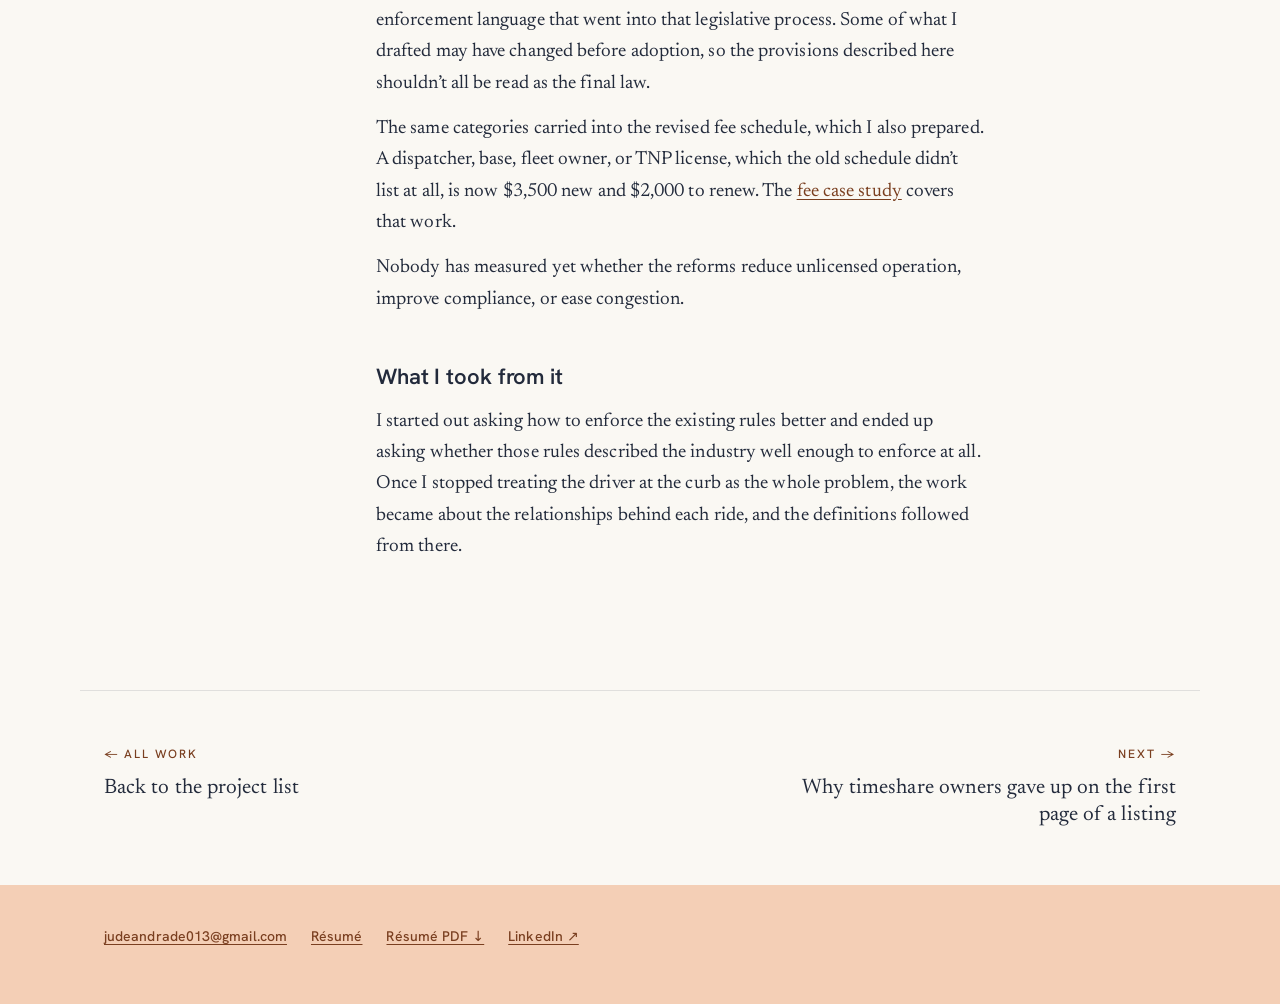
<file: work/taxi.html>
<!DOCTYPE html>
<html lang="en">
<head>
<meta charset="utf-8"/>
<meta content="width=device-width,initial-scale=1,viewport-fit=cover" name="viewport"/>
<meta content="#FAF8F3" name="theme-color"/>
<script>(function(){var d=document.documentElement,t;try{t=localStorage.getItem("theme")}catch(e){}if(t!=="light"&&t!=="dark")t=matchMedia("(prefers-color-scheme: dark)").matches?"dark":"light";d.setAttribute("data-theme",t);})();</script>
<title>The taxi law could see the driver, but not the business behind the ride · Jude Andrade</title>
<meta content="In 2026, Spring Valley received more than 80 complaints about unlicensed “pirate” cabs in a single month. The obvious response was stricter enforcement. I spent the project trying to understand who actually organized the rides, and I ended up proposing changes to how the law defines and regulates an operator." name="description"/>
<meta content="article" property="og:type"/>
<meta content="The taxi law could see the driver, but not the business behind the ride" property="og:title"/>
<meta content="In 2026, Spring Valley received more than 80 complaints about unlicensed “pirate” cabs in a single month. The obvious response was stricter enforcement. I spent the project trying to understand who actually organized the rides, and I ended up proposing changes to how the law defines and regulates an operator." property="og:description"/>
<meta content="https://judeandrade013.github.io/og-card.jpg?v=20261117" property="og:image"/>
<meta content="1200" property="og:image:width"/>
<meta content="630" property="og:image:height"/>
<meta content="Jude Andrade, design researcher: Hi, I’m Jude." property="og:image:alt"/>
<meta content="https://judeandrade013.github.io/og-card.jpg?v=20261117" name="twitter:image"/>
<meta content="summary_large_image" name="twitter:card"/>
<link href="../favicon.svg" rel="icon" type="image/svg+xml"/>
<link href="https://fonts.googleapis.com" rel="preconnect"/>
<link crossorigin="" href="https://fonts.gstatic.com" rel="preconnect"/>
<link href="https://fonts.googleapis.com/css2?family=Hanken+Grotesk:wght@400;500;600&amp;family=Newsreader:ital,opsz,wght@0,6..72,300..600;1,6..72,400&amp;family=DM+Mono:wght@400;500&amp;display=swap" rel="stylesheet"/>
<link href="../site.css?v=19" rel="stylesheet"/>
</head>
<body class="case-page">
<a class="skip" href="#main">Skip to content</a>
<nav aria-label="Main"><div class="wrap nav-in"><a class="mark" href="../index.html">Jude Andrade</a><div class="nav-links"><a aria-current="page" href="../index.html#work">Work</a><a href="../about.html">About</a><a href="../resume.html">Résumé</a><a href="../index.html#contact">Contact</a><button class="theme-toggle" type="button" aria-pressed="false" aria-label="Dark theme" title="Dark theme"><svg class="i-moon" viewBox="0 0 24 24" width="18" height="18" aria-hidden="true" focusable="false"><path d="M20 14.5A8 8 0 0 1 9.5 4a8 8 0 1 0 10.5 10.5z" fill="none" stroke="currentColor" stroke-width="1.6" stroke-linejoin="round"/></svg><svg class="i-sun" viewBox="0 0 24 24" width="18" height="18" aria-hidden="true" focusable="false"><circle cx="12" cy="12" r="4" fill="none" stroke="currentColor" stroke-width="1.6"/><path d="M12 2.5v2.5M12 19v2.5M2.5 12H5M19 12h2.5M5.3 5.3l1.8 1.8M16.9 16.9l1.8 1.8M5.3 18.7l1.8-1.8M16.9 7.1l1.8-1.8" stroke="currentColor" stroke-width="1.6" stroke-linecap="round"/></svg></button></div><button class="menu-btn" type="button" aria-haspopup="dialog" aria-controls="menu" aria-expanded="false">Menu</button></div></nav>
<dialog class="menu-dlg" id="menu" aria-label="Menu"><div class="menu-inner"><div class="menu-top"><a class="mark" href="../index.html">Jude Andrade</a><button class="close-btn" type="button" data-close>Close</button></div><ul class="menu-list"><li><a href="../index.html#work" aria-current="page">Work</a></li><li><a href="../about.html">About</a></li><li><a href="../resume.html">Résumé</a></li><li><a href="../index.html#contact">Contact</a></li></ul></div></dialog>
<main id="main">
<article aria-labelledby="h-cab-rules" data-depth="full" class="case story-case" id="cab-rules" style="--band:var(--band-1)">
<div class="wrap">
<div class="case-band"><div class="case-head"><p class="label">01 / Taxi and for-hire transportation</p></div>
<h1 id="h-cab-rules">The taxi law could see the driver, but not the business behind the ride</h1>
<p class="dek">In 2026, Spring Valley received more than 80 complaints about unlicensed “pirate” cabs in a single month. The obvious response was stricter enforcement. I spent the project trying to understand who actually organized the rides, and I ended up proposing changes to how the law defines and regulates an operator.</p>
<dl class="facts case-meta"><div class="wide"><dt class="label">My role</dt><dd>Led research with local transportation operators, examined licensing practices and comparable regulations, and developed proposed changes to Chapter 239, including new regulatory classifications, operator responsibilities, and enforcement provisions</dd></div><div><dt class="label">Disciplines</dt><dd>Policy design · Regulatory research · Stakeholder research · Operational accountability</dd></div><div class="wide"><dt class="label">Methods</dt><dd>Conversations with local cab companies, licensing-record review with the Village Clerk, comparison with NYC and other municipalities</dd></div><div><dt class="label">Outcome</dt><dd>The Village Board adopted vehicle-for-hire legislative reforms in 2026</dd></div><div><dt class="label">Not yet known</dt><dd>Effects on unlicensed operations, compliance, and congestion</dd></div></dl>
<div class="depth"><p class="label" id="depth-l">Reading depth</p><div class="seg" role="radiogroup" aria-labelledby="depth-l"><button type="button" role="radio" value="quick" aria-checked="false" tabindex="-1">Quick Look <span class="t">3 min</span></button><button type="button" role="radio" value="full" aria-checked="true">Full Story <span class="t">6 min</span></button><button type="button" role="radio" value="deep" aria-checked="false" tabindex="-1">Deep Dive <span class="t">7 min</span></button></div></div></div>
</div>
<div class="wrap case-body">
<nav class="rail" aria-label="Sections in this case study"><div class="rail-in"><span class="rail-line" aria-hidden="true"><span class="rail-fill"></span></span><ol><li><a href="#s-context"><span class="part-no">01</span><span class="rl">Context</span></a></li><li><a href="#s-approach"><span class="part-no">02</span><span class="rl">Approach</span></a></li><li><a href="#s-decisions"><span class="part-no">03</span><span class="rl">Decisions</span></a></li><li><a href="#s-outcome"><span class="part-no">04</span><span class="rl">Outcome</span></a></li></ol></div></nav>
<div class="stages">
<section class="chapter stage" id="s-context" data-name="Context" aria-labelledby="s-context-t">
<div class="stage-head"><p class="part"><span class="part-no">01</span> Context</p><h2 class="stage-title" id="s-context-t">Where I started</h2></div>
<div class="story stage-body">
<p>Spring Valley was getting complaints about unlicensed taxis, congestion, and passenger safety, and my first instinct was to treat it as an enforcement problem: how could the Village find the people operating illegally and penalize them?</p>
<p>Talking with the local taxi companies changed that. Licensed drivers were already paying to work in the Village, which had issued about 800 licenses to drive the year before. Some were independent owner-operators supporting their families, and others drove for larger dispatch or fleet operations. Heavier penalties would mostly add cost for drivers who were already following the rules, and they wouldn’t reach the businesses organizing rides behind the scenes.</p>
<p class="insight q">The more I looked, the clearer it became that the law didn’t really distinguish between the person driving a car and the business deciding how that car was used.</p>
</div>
<button class="expand" type="button">Read this section <span aria-hidden="true">↓</span></button>
</section>
<section class="chapter stage" id="s-approach" data-name="Approach" aria-labelledby="s-approach-t">
<div class="stage-head"><p class="part"><span class="part-no">02</span> Approach</p><h2 class="stage-title" id="s-approach-t">Who controls a trip?</h2></div>
<div class="story stage-body">
<p>I met with the local taxi companies, went through licensing records with the Village Clerk, and read Chapter 239 alongside the rules in <a href="https://www.nyc.gov/site/tlc/businesses/for-hire-vehicle-bases.page" rel="noopener" target="_blank">New York City</a> and a few other municipalities. New York City turned out to be the most useful comparison, because its long fight over regulating Uber and Lyft came down to the same split between the driver and the system that assigns, routes, and charges for the ride.</p>
<p>So I stopped looking only at who owned which vehicle and started asking how a trip actually worked. Who assigned the rides? Who decided which cars could go out? Who collected the money? What happened when a driver stopped working with a company? And could an operator avoid licensing altogether by running trips through some other entity? Those questions moved my attention away from individual violations and toward how the local industry was organized.</p>
<figure class="exhibit story-exhibit q" aria-labelledby="ex1-title">
<div class="exhibit-head"><p class="label">Exhibit 01</p><h3 id="ex1-title">The regulatory blind spot</h3></div>
<div class="ex-scroll" role="region" aria-label="Exhibit 01 diagram" tabindex="0"><svg viewBox="0 0 680 330" role="img" aria-labelledby="ex1-svg-t ex1-svg-d" class="exhibit-svg">
<title id="ex1-svg-t">Traditional enforcement view compared with the proposed regulatory view</title>
<desc id="ex1-svg-d">In the traditional view, enforcement sees the driver and vehicle at the curb, while dispatch and fleet operators are less visible. In the proposed view, the driver, the dispatcher or Transportation Network Provider, and the fleet owner are each defined, and all three connect to licensing, records, and accountability.</desc>
<text x="24" y="30" class="ex-kicker">Traditional enforcement view</text>
<rect x="24" y="46" width="270" height="78" rx="10" class="ex-peach"/>
<text x="159" y="80" text-anchor="middle" class="ex-strong">Driver + vehicle</text>
<text x="159" y="102" text-anchor="middle" class="ex-small">Visible at the curb</text>
<path d="M306 85 H374" class="ex-line ex-dash"/>
<rect x="386" y="46" width="270" height="78" rx="10" class="ex-ghost"/>
<text x="521" y="80" text-anchor="middle" class="ex-strong ex-muted">Dispatch / fleet</text>
<text x="521" y="102" text-anchor="middle" class="ex-small">Less visible to the law</text>
<line x1="24" y1="152" x2="656" y2="152" class="ex-rule"/>
<text x="24" y="182" class="ex-kicker">Proposed regulatory view</text>
<rect x="24" y="198" width="190" height="64" rx="10" class="ex-sage"/>
<text x="119" y="236" text-anchor="middle" class="ex-strong">Driver</text>
<rect x="245" y="198" width="190" height="64" rx="10" class="ex-sage"/>
<text x="340" y="228" text-anchor="middle" class="ex-strong">Dispatch / TNP</text>
<text x="340" y="248" text-anchor="middle" class="ex-small">Network provider</text>
<rect x="466" y="198" width="190" height="64" rx="10" class="ex-sage"/>
<text x="561" y="236" text-anchor="middle" class="ex-strong">Fleet / owner</text>
<path d="M214 230 H245 M435 230 H466" class="ex-line"/>
<path d="M119 262 V280 H561 V262 M340 262 V292" class="ex-line" fill="none"/>
<rect x="150" y="292" width="380" height="32" rx="8" class="ex-green"/>
<text x="340" y="313" text-anchor="middle" class="ex-strong ex-green-text">Licensing + records + accountability</text>
</svg></div>
<div class="ex-mobile">
<p class="ex-m-head">Traditional enforcement view</p>
<div class="ex-m-row"><span class="ex-m-box peach"><b>Driver + vehicle</b>Visible at the curb</span><span class="ex-m-box ghost"><b>Dispatch / fleet</b>Less visible to the law</span></div>
<p class="ex-m-head">Proposed regulatory view</p>
<div class="ex-m-row three"><span class="ex-m-box sage"><b>Driver</b></span><span class="ex-m-box sage"><b>Dispatch / TNP</b>Network provider</span><span class="ex-m-box sage"><b>Fleet / owner</b></span></div>
<p class="ex-m-join">↓ all three tied to ↓</p>
<p class="ex-m-box green"><b>Licensing + records + accountability</b></p>
</div>
<figcaption>My summary of how the drafts changed what the law could see. It describes the logic of the proposal, not the final codified text.</figcaption>
</figure>
</div>
<button class="expand" type="button">Read this section <span aria-hidden="true">↓</span></button>
</section>
<section class="chapter stage" id="s-decisions" data-name="Decisions" aria-labelledby="s-decisions-t">
<div class="stage-head"><p class="part"><span class="part-no">03</span> Decisions</p><h2 class="stage-title" id="s-decisions-t">A new category in the code</h2></div>
<div class="story stage-body">
<p>The existing code was built around drivers, vehicles, and owners. I proposed adding a Transportation Network Provider (TNP) classification to cover anyone arranging or coordinating trips, whether through a call center, radio dispatch, an app, or some other system. The definition turned on what an organization did. A business could be responsible for rides even if it didn’t own the vehicles or employ the drivers.</p>
<p>I also drafted provisions requiring TNPs and multi-vehicle operators to hold Village licenses if they coordinated trips in the Village, wherever their offices happened to be. Enforcement aimed at drivers would never have reached them.</p>
<p>The harder question was affiliation: when is a driver working for someone else? Contracts and branding were easy to rearrange, so my draft judged it by conduct. A driver counts as affiliated if they pay for access to trips or vehicles, take assignments or answer to another company’s rules, depend on its dispatch or payment systems, share its insurance, or share billing, leasing, or maintenance arrangements. A business that controls five or more vehicles that way is a multi-vehicle operator, and related businesses can’t get around the limits by splitting up: their licenses are counted together, and no group may hold more than 10% of the Village’s active operating licenses.</p>
<figure class="exhibit story-exhibit q" aria-labelledby="ex-dmap-title">
<div class="exhibit-head"><p class="label">Exhibit 02 · Draft</p><h3 id="ex-dmap-title">How my draft decides who is accountable</h3></div>
<ol class="dmap">
<li><div class="dmap-q"><small>Question 1</small>Does it take ride requests and dispatch, route, or coordinate trips in the Village, by phone, radio, app, or anything else?</div><div class="dmap-arrow" aria-hidden="true"><span>→</span></div><div class="dmap-a"><strong>Transportation Network Provider</strong><ul><li>Needs a Village license, wherever its office is</li><li>Keeps trip and dispatch records for three years, open to audit</li></ul></div></li>
<li><div class="dmap-q"><small>Question 2</small>Does it own, lease, manage, or control five or more vehicles under common control?</div><div class="dmap-arrow" aria-hidden="true"><span>→</span></div><div class="dmap-a"><strong>Multi-vehicle operator</strong><ul><li>Files a sworn yearly list of affiliated drivers, vehicles, and owners</li><li>Licenses counted across related businesses; 10% cap</li></ul></div></li>
<li><div class="dmap-q"><small>Question 3</small>Is a driver or vehicle under another business’s direction or control, judged by what actually happens?</div><div class="dmap-arrow" aria-hidden="true"><span>→</span></div><div class="dmap-a"><strong>Affiliated</strong><ul><li>The business answers for that vehicle until it files notice and proof of debranding (Exhibit 03)</li></ul></div></li>
</ol>
<p class="dmap-note">One business can meet more than one test and must meet every set of requirements that applies.</p>
<details class="more"><summary>The five signs of affiliation in the draft</summary><div class="more-body">
<p>A driver, vehicle, or licensee is affiliated if it is under another business’s direction or control, or materially depends on it, including where it:</p>
<ol><li>pays fees, dues, lease payments, or anything else for access to trips, vehicles, or a dispatch network;</li><li>receives trip assignments, or is subject to acceptance rules, performance standards, discipline, or termination;</li><li>must use, or depends on, another business’s dispatch, routing, communication, or payment systems;</li><li>runs under common or pooled insurance;</li><li>shares billing, collections, vehicle access, leasing, financing, or maintenance.</li></ol>
<p>The draft adds that affiliation is decided by actual conduct and relationships, not contract labels or disclaimers.</p>
<p class="src">From my draft, §§ 239-3, 239-7 D, and 239-38.</p>
</div></details>
<figcaption>Based on the definitions in my draft of Chapter 239.</figcaption>
</figure>
<h3>When a driver leaves a company</h3>
<p>Defining the operator raised a follow-up question: what should happen when a driver or vehicle stops working with a licensed company? My draft disaffiliation and debranding provisions required the company to notify the Village, shut off the driver’s dispatch access, remove its markings from the vehicle, and provide proof that the vehicle was no longer operating under its name. I also drafted enforcement provisions covering licensing violations and vehicle impoundment.</p>
<p>The thinking behind all of this was that an operator’s responsibilities shouldn’t end once the license is issued. They continue for as long as the company runs rides, including the day someone leaves.</p>
<figure class="exhibit story-exhibit q" aria-labelledby="ex2-title">
<div class="exhibit-head"><p class="label">Exhibit 03 · Draft</p><h3 id="ex2-title">What disaffiliation changes</h3></div>
<ol class="ex-steps"><li><span class="ex-step-no" aria-hidden="true">01</span><span><strong>Affiliation ends</strong><span>A driver or vehicle leaves an operation</span></span></li><li><span class="ex-step-no" aria-hidden="true">02</span><span><strong>Village receives notice</strong><span>Written notice within 24 hours</span></span></li><li><span class="ex-step-no" aria-hidden="true">03</span><span><strong>Dispatch access deactivated</strong><span>Removed from assignment and payment systems</span></span></li><li><span class="ex-step-no" aria-hidden="true">04</span><span><strong>Vehicle debranded</strong><span>Markings removed within 48 hours</span></span></li></ol><p class="ex-end">Proof of debranding due within 72 hours</p>
<figcaption>From my draft provisions. The final adopted law may differ.</figcaption>
</figure>
<h3>Keeping it workable for small operators</h3>
<p>Throughout the drafting I was weighing public safety and enforceability against what compliance would cost. A single owner-operator and a company coordinating many vehicles don’t make the same demands on the Village, and treating them identically would load costs onto the small businesses without making enforcement any more effective.</p>
<p>I looked at ways to separate operator categories, tie responsibilities to whoever actually controlled the work, and stop larger operations from dodging requirements by spreading ownership or dispatch across several entities. Privacy, due process, and the cost of keeping trip records mattered too, since every new requirement also lands on the smallest businesses. These were the main choices:</p>
<div class="story-table" role="region" aria-label="Drafting choices" tabindex="0"><table>
<thead><tr><th scope="col">The choice</th><th scope="col">Where I landed</th></tr></thead>
<tbody>
<tr><td>Cap the number of vehicles, or hold networks accountable?</td><td>I explored capacity controls, but a cap couldn’t substitute for identifying who operates a ride.</td></tr>
<tr><td>Penalize drivers, or make operators responsible?</td><td>Requirements that reach the businesses controlling dispatch and vehicle access.</td></tr>
<tr><td>Uniform fees, or tiered?</td><td>Fees that scale with the size of the operation, to protect smaller compliant businesses.</td></tr>
<tr><td>Judge affiliation by branding, or by evidence of control?</td><td>By conduct and coordination. Some drafts explicitly avoid presumptions based on how vehicles look.</td></tr>
</tbody></table></div>
</div>
<button class="expand" type="button">Read this section <span aria-hidden="true">↓</span></button>
</section>
<section class="chapter stage" id="s-outcome" data-name="Outcome" aria-labelledby="s-outcome-t">
<div class="stage-head"><p class="part"><span class="part-no">04</span> Outcome</p><h2 class="stage-title" id="s-outcome-t">What was adopted, and what isn’t known yet</h2></div>
<div class="story stage-body">
<p>The Village Board adopted vehicle-for-hire reforms in 2026. My part was the research, the regulatory definitions, the proposed accountability rules, and enforcement language that went into that legislative process. Some of what I drafted may have changed before adoption, so the provisions described here shouldn’t all be read as the final law.</p>
<p>The same categories carried into the revised fee schedule, which I also prepared. A dispatcher, base, fleet owner, or TNP license, which the old schedule didn’t list at all, is now $3,500 new and $2,000 to renew. The <a href="fees.html">fee case study</a> covers that work.</p>
<p>Nobody has measured yet whether the reforms reduce unlicensed operation, improve compliance, or ease congestion.</p>
<h3>What I took from it</h3>
<p>I started out asking how to enforce the existing rules better and ended up asking whether those rules described the industry well enough to enforce at all. Once I stopped treating the driver at the curb as the whole problem, the work became about the relationships behind each ride, and the definitions followed from there.</p>
</div>
<button class="expand" type="button">Read this section <span aria-hidden="true">↓</span></button>
</section>
</div>
</div>
</article>
</main>
<nav class="railbar" aria-label="Section progress"><span class="railbar-progress" aria-hidden="true"></span><button class="railbar-btn" type="button" aria-haspopup="dialog" aria-controls="sections"><span class="rb-l"><span class="rb-n part-no">01 / 04</span><span class="rb-s">Context</span></span><span class="rb-r">Sections ↑</span></button></nav>
<dialog class="sheet" id="sections" aria-labelledby="sections-t"><div class="dlg-inner"><div class="dlg-head"><p class="label" id="sections-t">In this case study</p><button class="close-btn" type="button" data-close>Close</button></div><ol><li><a href="#s-context"><span class="part-no">01</span> Context</a></li><li><a href="#s-approach"><span class="part-no">02</span> Approach</a></li><li><a href="#s-decisions"><span class="part-no">03</span> Decisions</a></li><li><a href="#s-outcome"><span class="part-no">04</span> Outcome</a></li></ol></div></dialog>

<nav aria-label="More case studies" class="case-pager wrap"><a class="prev" href="../index.html#work"><span class="label">← All work</span><span class="pager-title">Back to the project list</span></a><a class="next" href="koala.html"><span class="label">Next →</span><span class="pager-title">Why timeshare owners gave up on the first page of a listing</span></a></nav>
<footer class="page-footer"><div class="wrap"><p><a href="mailto:judeandrade013@gmail.com">judeandrade013@gmail.com</a><a href="../resume.html">Résumé</a><a href="../resume.pdf?v=20261117c" download="Jude_Andrade_Resume.pdf">Résumé PDF ↓</a><a href="https://www.linkedin.com/in/jude13/" rel="noopener" target="_blank">LinkedIn ↗</a></p></div></footer>
<script data-goatcounter="https://judeandrade013.goatcounter.com/count" async src="//gc.zgo.at/count.js"></script>
<script src="../site.js?v=19" defer></script>
</body>
</html>
</file>
<file: site.css>
/* Jude Andrade — portfolio stylesheet
   One stylesheet for every page. Colours live only in the two token blocks
   below; components use the tokens, so light and dark come from the same rules.

   1  Tokens (light, dark)      6  Case studies
   2  Base                      7  Exhibits and figures
   3  Navigation + theme toggle 8  Résumé page
   4  Homepage                  9  Responsive
   5  Footers                   10 Motion and print                        */

/* 1 ─ Tokens ─────────────────────────────────────────────────────────── */
:root{
  color-scheme:light;
  /* surfaces */
  --paper:#FAF8F3; --platen:#F1EBE1; --sand:#EFE7DA; --card:#FFFFFF;
  /* text */
  --ink:#222A3B; --muted:#55564F;
  --rule:color-mix(in srgb,var(--ink) 12%,var(--paper));
  --rule-strong:color-mix(in srgb,var(--ink) 18%,transparent);
  /* accents */
  --terracotta:#B35F32;          /* dots, outlines, active nav */
  --link:#7A3F20;                /* text links and labels on tints */
  --peach:#F4CFB6;               /* contact footer */
  --peach-muted:#5A4A3C;
  --sage:#DDE5CF;                /* illustration panel, beliefs panel */
  --green:#3F7D2F; --green-text:#2C681D;
  --ring:rgba(255,252,237,.6);   /* the concentric-ring texture */
  --ring-band:rgba(255,252,237,.55);
  --texture-blend:multiply; --texture-opacity:.7; --texture-filter:none;
  /* one band colour per case study (also the homepage number swatches) */
  --band-1:#F6D9C4; --band-2:#DDE5CF; --band-3:#EFE3C2; --band-4:#D3E0D6; --band-5:#EAD3BF;
  /* exhibit diagram palette */
  --ex-peach:#F6D9C4; --ex-peach-line:#C98A63;
  --ex-sand:#F3EDE3;  --ex-sand-line:#CDBCA7;
  --ex-sage:#DDE5CF;  --ex-sage-line:#8FA67F;
  --ex-green:#D9E6CF; --ex-ghost-line:#A0907E; --ex-line:#8E8577;
  --ex-bar-old:#CDBCA7; --ex-bar-new:#3F7D2F;
  /* spacing scale and text measures */
  --space-section:clamp(72px,9vw,112px);  /* between homepage sections */
  --space-block:56px;                     /* between blocks inside a section */
  --space-head:40px;                      /* section heading to its content */
  --measure:38rem;                        /* reading width for paragraphs (~70 characters) */
  --measure-wide:760px;                   /* figures and diagrams */
  --rail:13rem;                           /* label column: part names, fact labels, résumé headings */
  --rail-gap:clamp(32px,5vw,64px);        /* rail to content */
  /* type */
  --display:"Newsreader",Georgia,"Times New Roman",serif;
  --body:"Hanken Grotesk",system-ui,-apple-system,"Segoe UI",sans-serif;
  --mono:"DM Mono",ui-monospace,Menlo,monospace;
}
:root[data-theme="dark"]{
  color-scheme:dark;
  --paper:#16191F; --platen:#1E222A; --sand:#232831; --card:#1B1F26;
  --ink:#ECE6DA; --muted:#ABA698;
  --rule:color-mix(in srgb,var(--ink) 14%,var(--paper));
  --rule-strong:color-mix(in srgb,var(--ink) 22%,transparent);
  --terracotta:#D98A5E;
  --link:#EDAA82;
  --peach:#2B221E;
  --peach-muted:#C9B8A6;
  --sage:#232B22;
  --green:#86BF70; --green-text:#A3D18F;
  --ring:rgba(255,252,237,.06);
  --ring-band:rgba(255,252,237,.05);
  --texture-blend:screen; --texture-opacity:.22; --texture-filter:invert(1);
  --band-1:#33261F; --band-2:#242C21; --band-3:#2F2A1D; --band-4:#202A25; --band-5:#31251D;
  --ex-peach:#3A2A21; --ex-peach-line:#B57C59;
  --ex-sand:#262A31;  --ex-sand-line:#5F5B53;
  --ex-sage:#26301F;  --ex-sage-line:#72906A;
  --ex-green:#22331F; --ex-ghost-line:#8A8073; --ex-line:#8C877E;
  --ex-bar-old:#5F5B53; --ex-bar-new:#86BF70;
}

/* 2 ─ Base ───────────────────────────────────────────────────────────── */
*{box-sizing:border-box}
html{scroll-behavior:smooth;scroll-padding-top:96px}
html{overflow-x:clip}
body{margin:0;background:var(--paper);color:var(--ink);font:16.5px/1.65 var(--body);letter-spacing:.005em;-webkit-font-smoothing:antialiased}
/* paper grain over the page; inverted to light specks in dark mode */
body:before{content:"";position:fixed;top:0;left:0;width:100vw;height:100dvh;pointer-events:none;z-index:100;
  background:url("paper.svg") 0 0/360px 360px;opacity:var(--texture-opacity);mix-blend-mode:var(--texture-blend);filter:var(--texture-filter)}
h1,h2,h3,h4,p,ul,ol,dl,dd,figure{margin:0;padding:0}
h1,h2,h3,h4{font-weight:400;letter-spacing:-.01em}
img{max-width:100%}
button{font-family:inherit}
a{color:var(--link);text-decoration:none;text-decoration-color:color-mix(in srgb,var(--terracotta) 45%,transparent);text-underline-offset:3px}
a:hover{text-decoration:underline;text-underline-offset:4px}
p a,dd a,li a{text-decoration:underline;text-decoration-thickness:1px;text-underline-offset:3px}
a:focus-visible,button:focus-visible,summary:focus-visible,[tabindex]:focus-visible{outline:2px solid var(--link);outline-offset:3px;border-radius:2px}
.wrap{max-width:1120px;margin:0 auto;padding-inline:max(24px,env(safe-area-inset-left,0px)) max(24px,env(safe-area-inset-right,0px))}
.sr-only{position:absolute;width:1px;height:1px;overflow:hidden;clip:rect(0 0 0 0);white-space:nowrap}
.skip{position:absolute;left:-9999px;top:8px;z-index:200;background:var(--ink);color:var(--paper);padding:8px 12px;font:500 13px var(--body)}
.skip:focus{left:12px}
/* eyebrow: every section label, fact label and exhibit label */
.label,.part,.rs-label{font:500 12px/1.5 var(--body);letter-spacing:.16em;text-transform:uppercase;color:var(--muted)}
/* subheads: one sans style for headings inside a section */
.story>h3,.about-mini-head,.gallery-room h4,.flow-head h4{font-family:var(--body);font-weight:600;letter-spacing:-.005em;color:var(--ink)}
.sec-title{max-width:24ch;font:400 clamp(28px,3.4vw,40px)/1.2 var(--display);letter-spacing:-.01em;text-wrap:balance}
.btn{display:inline-flex;align-items:center;gap:10px;cursor:pointer;background:transparent;color:var(--ink);border:1px solid color-mix(in srgb,var(--ink) 40%,transparent);border-radius:0;padding:13px 24px;font:500 14px/1 var(--body);text-decoration:none}
.btn:hover{border-color:var(--ink);text-decoration:none}

/* 3 ─ Navigation ─────────────────────────────────────────────────────── */
nav[aria-label="Main"]{position:sticky;top:env(safe-area-inset-top,0px);z-index:90;background:var(--paper);border-bottom:1px solid var(--rule)}
.nav-in{display:flex;justify-content:space-between;align-items:center;gap:16px;padding-block:16px}
.mark{font:400 22px/1.2 var(--display);letter-spacing:-.01em;color:var(--ink);white-space:nowrap}
.mark:hover{text-decoration:none}
.nav-links{display:flex;flex-wrap:wrap;align-items:center;gap:28px}
.nav-links a{display:inline-flex;align-items:center;min-height:36px;padding:8px 0;border-bottom:1.5px solid transparent;font:500 14px/1.6 var(--body);color:var(--ink)}
.nav-links a[aria-current]{border-bottom-color:var(--terracotta)}
.nav-links a:hover{text-decoration:none;border-bottom-color:var(--rule)}
.theme-toggle{display:inline-grid;place-items:center;width:36px;height:36px;margin-left:-8px;padding:0;border:1px solid transparent;border-radius:999px;background:none;color:var(--ink);cursor:pointer}
.theme-toggle:hover{border-color:var(--rule)}
.theme-toggle svg{display:block}
.theme-toggle .i-sun,[data-theme="dark"] .theme-toggle .i-moon{display:none}
[data-theme="dark"] .theme-toggle .i-sun{display:block}

/* 4 ─ Homepage ───────────────────────────────────────────────────────── */
.hero{padding-block:58px 56px}
#work{padding-top:clamp(48px,6vw,72px)}
.hero-intro-layout{display:grid;grid-template-columns:minmax(0,1.25fr) minmax(260px,.9fr);gap:clamp(28px,5vw,64px);align-items:start}
.hero-intro-copy{min-width:0}
.hero-eyebrow{margin-bottom:20px}
.hero-intro-copy h1{font:400 clamp(40px,5.4vw,68px)/1.05 var(--display);letter-spacing:-.01em}
.lede{max-width:64ch;margin-top:24px;font-size:17.5px;color:color-mix(in srgb,var(--ink) 88%,var(--paper))}
.lede+.lede{margin-top:14px}
/* illustration: just the drawing, no panel or frame */
.hero-doodle{justify-self:end;width:100%;max-width:300px;margin:0;display:flex;flex-direction:column;align-items:center}
.hero-doodle img{display:block;width:100%;height:auto}
.hero-doodle figcaption{margin-top:12px;font:400 13px/1.4 var(--body);color:var(--muted)}

.sec{padding-block:var(--space-section);border-top:1px solid var(--rule)}
.sec .label+.sec-title,.split-head .label+h2,.split-head .label+h3{margin-top:10px}
/* heading column + content column, used by every homepage section after the work list */
.split{display:grid;grid-template-columns:minmax(0,1fr) minmax(0,2fr);gap:var(--space-head) clamp(40px,6vw,88px);align-items:start}
.split-body>p:not(.footer-actions){max-width:var(--measure)}

/* project list: one hairline row per project.
   number | category + title | summary, evidence line, link — so titles
   line up for comparison and the summaries read as a second column */
.case-grid{list-style:none;margin-top:var(--space-head);padding:0;border-top:1px solid var(--rule)}
.case-card a{text-decoration:none;display:grid;grid-template-columns:56px minmax(0,5fr) minmax(0,6fr);column-gap:clamp(24px,4vw,56px);align-items:start;padding:40px 0;border-bottom:1px solid var(--rule);color:var(--ink);transition:background-color .2s ease}
.case-copy{display:contents}
.case-no{grid-column:1;grid-row:1/span 2}
.case-kicker{grid-column:2;grid-row:1}
.case-copy h3{grid-column:2;grid-row:2/span 3}
.case-copy p{grid-column:3;grid-row:2}
.case-proof{grid-column:3;grid-row:3}
.case-card a:after{grid-column:3;grid-row:4}
.case-card a:hover{text-decoration:none;background:color-mix(in srgb,var(--sand) 55%,transparent)}
.case-card a:hover h3{text-decoration:underline;text-decoration-thickness:1px;text-underline-offset:5px}
.case-card a:after{content:"Read case study \2192";justify-self:start;margin-top:14px;font:500 14px/1.4 var(--body);color:var(--link)}
.case-card a:focus-visible{outline-offset:-2px}
.case-no{display:grid;place-items:center;width:44px;height:44px;border-radius:999px 999px 0 0;font:400 14px/1 var(--mono);color:var(--ink)}
.case-card:nth-child(1) .case-no{background:var(--band-1)}
.case-card:nth-child(2) .case-no{background:var(--band-2)}
.case-card:nth-child(3) .case-no{background:var(--band-3)}
.case-card:nth-child(4) .case-no{background:var(--band-4)}
.case-card:nth-child(5) .case-no{background:var(--band-5)}
.case-kicker{display:block;margin-bottom:10px}
.case-copy h3{font:400 clamp(22px,2.3vw,28px)/1.22 var(--display);max-width:22ch;text-wrap:balance}
.case-copy p{max-width:60ch;font-size:16px;line-height:1.62;padding-top:4px}
.case-proof{display:block;position:relative;margin-top:14px;padding-left:16px;font:400 14px/1.55 var(--body);color:var(--muted)}
.case-proof:before{content:"";position:absolute;left:0;top:.55em;width:7px;height:7px;border-radius:50%;background:var(--green)}

/* about */
.about-body>p{font-size:16.5px;line-height:1.72}
.about-body>p+p{margin-top:16px}
.about-mini-head{font-size:16px;line-height:1.45;margin:32px 0 6px}
.about-body>.about-mini-head+p{margin-top:0}
.more-link{margin-top:20px}
.more-link a{font:500 15px/1.5 var(--body);text-decoration:none}
.more-link a:hover{text-decoration:underline}
.about-page{border-top:0}
.portrait-note{position:relative;width:min(100%,260px);margin:40px 10px 0 0}
.portrait-note img{display:block;width:100%;height:auto;aspect-ratio:4/5;object-fit:cover;border:1px solid var(--rule);border-radius:999px 999px 0 0}
.portrait-note:before{content:"";position:absolute;top:-10px;left:10px;right:-10px;aspect-ratio:4/5;border:1px solid var(--terracotta);border-radius:999px 999px 0 0;pointer-events:none}
.portrait-note figcaption{margin-top:11px;font:400 12px/1.6 var(--body);color:var(--muted)}
/* full-bleed sage band; content stays on the page grid */
.beliefs{--tint:var(--sage);--rings:repeating-radial-gradient(circle at right -60px top 50%,transparent 0 60px,var(--ring) 60px 61.5px);
  margin-top:var(--space-section);padding-block:64px;color:var(--ink)}
/* full-bleed tinted bands (beliefs, case-study header): colour and rings run edge to edge */
.beliefs,.case-band{position:relative;isolation:isolate}
.beliefs:before,.case-band:before{content:"";position:absolute;top:0;bottom:0;left:calc(50% - 50vw);right:calc(50% - 50vw);z-index:-1;background:var(--tint) var(--rings)}
.beliefs .label{color:var(--link)}
.beliefs h3,.gap-framework h3{font:400 clamp(24px,2.6vw,32px)/1.2 var(--display);max-width:16ch}
.beliefs .split-body p{font-size:17px;line-height:1.72}
.beliefs .split-body p+p{margin-top:16px}
.gap-framework{margin-top:var(--space-section)}
.gap-framework{padding-bottom:var(--space-block)}
.gap-framework .split-head>p:not(.label){margin-top:16px;font-size:16.5px;line-height:1.65;color:color-mix(in srgb,var(--ink) 88%,var(--paper))}
.gap-list{display:grid;grid-template-columns:repeat(auto-fit,minmax(220px,1fr));gap:0 32px;border-top:1px solid var(--rule)}
.gap-list div{padding:16px 0;border-bottom:1px solid var(--rule)}
.gap-list dt{font:500 15px/1.4 var(--body)}
.gap-list dt:before{content:"";display:inline-block;width:7px;height:7px;border-radius:50%;background:var(--terracotta);margin-right:10px;vertical-align:.12em}
.gap-list dd{margin:4px 0 0 17px;font-size:15px;color:var(--muted)}
.gap-links{margin-top:24px;font-size:15px}

/* 5 ─ Footers ────────────────────────────────────────────────────────── */
footer#contact{padding-block:var(--space-section) 48px;background:var(--peach)}
footer#contact .label,.footer-edit,.colophon{color:var(--peach-muted)}
footer#contact .footer-actions a,footer#contact .contact{border-color:color-mix(in srgb,var(--ink) 16%,transparent)}
.footer-edit{margin-top:16px;font-size:16px;line-height:1.6;max-width:40ch}
.contact{display:flex;flex-wrap:wrap;align-items:center;justify-content:space-between;gap:14px 28px;padding-bottom:20px;border-bottom:1px solid}
.email{font:400 clamp(20px,2.4vw,26px)/1.4 var(--display);letter-spacing:-.01em;user-select:all;overflow-wrap:anywhere}
.footer-actions{display:grid;grid-template-columns:repeat(2,minmax(0,1fr));column-gap:32px}
.footer-actions a{padding:14px 0;border-bottom:1px solid;font:500 15px/1.5 var(--body);text-decoration:none}
.footer-actions a:hover{text-decoration:underline}
.page-footer a{font:500 14px/1.6 var(--body);text-decoration:underline}
.colophon{margin-top:var(--space-section);padding-top:20px;border-top:1px solid color-mix(in srgb,var(--ink) 16%,transparent);font-size:13px}
.page-footer{padding-block:40px 56px;background:var(--peach)}
.page-footer p{display:flex;flex-wrap:wrap;gap:12px 24px}

/* 6 ─ Case studies ───────────────────────────────────────────────────── */
/* Every case study uses one grammar: a tinted intro (title, summary, facts),
   then four chapters — 01 Context, 02 Approach, 03 Decisions, 04 Outcome.
   Fact labels and chapter names share the left rail; everything you read
   sits in the right column, so the eye has one starting line. */
.case-page .case{padding-bottom:64px}
.case-band{--tint:var(--band);--rings:repeating-radial-gradient(circle at right 4% top 10%,transparent 0 54px,var(--ring-band) 54px 55px);
  padding:56px 0 32px}
.case-band .label,.case-band .facts dt{color:var(--link)}
.case-head{display:flex;justify-content:space-between;gap:16px;align-items:center}
.case-page .case h1{font:400 clamp(32px,4.6vw,54px)/1.1 var(--display);letter-spacing:-.01em;max-width:22ch;margin-top:18px;text-wrap:balance}
.case-page .dek{max-width:60ch;margin-top:20px;font:400 clamp(18px,1.6vw,21px)/1.55 var(--display);color:var(--ink)}
/* facts: label in the rail, value in the reading column, one hairline per row */
.facts{margin-top:36px;border-top:1px solid var(--rule-strong)}
.facts div{display:grid;grid-template-columns:var(--rail) minmax(0,1fr);gap:4px var(--rail-gap);padding:12px 0 13px;border-bottom:1px solid var(--rule-strong)}
.facts dt{padding-top:3px}
.facts dd{max-width:68ch;font-size:15.5px;line-height:1.55}
/* compact section index, aligned with the reading column */
.case-index ol{list-style:none;display:flex;flex-wrap:wrap;gap:6px 28px;margin:0 0 0 calc(var(--rail) + var(--rail-gap));padding:20px 0 0}
.case-index a{font:500 14px/1.6 var(--body);color:var(--ink);text-decoration:none}
.case-index a:hover{text-decoration:underline}
.part-no{font:500 12px/1 var(--mono);letter-spacing:.02em;color:var(--link);margin-right:6px}
/* chapters: the name stays in view in the rail while its story scrolls */
.chapter{display:grid;grid-template-columns:var(--rail) minmax(0,1fr);gap:0 var(--rail-gap);margin-top:80px;padding-top:28px;border-top:1px solid var(--rule)}
.case-band+.chapter{margin-top:64px;border-top:0;padding-top:0}
.part{display:flex;align-items:baseline;color:var(--ink)}
.part .part-no{font-size:12px;margin-right:12px}
.chapter>.part{position:sticky;top:92px;align-self:start;padding-top:6px}
.chapter>.story{min-width:0}
.story>p,.story>h3,.story>.story-table,.story-link,.artifact-link{max-width:var(--measure)}
.story>h3{font-size:clamp(19px,1.8vw,22px);line-height:1.3;margin-top:48px}
.story>h3:first-child{margin-top:0}
.case-page .story>p{font:400 19px/1.65 var(--display);margin-top:14px}
/* the turn in each case: an existing paragraph, set apart where the thinking shifts */
.case-page .story>p.insight{margin-block:28px;padding-left:20px;border-left:2px solid var(--terracotta);font:400 clamp(20px,2vw,23px)/1.5 var(--display)}
.story>p a,.story>.artifact-link a,.story-link a{text-decoration:underline}
.story-table{overflow-x:auto;margin-top:24px}
.story-table table{border-collapse:collapse;width:100%;line-height:1.5}
.story-table th{font:500 13px/1.4 var(--body);color:var(--muted);text-align:left;padding:10px 16px 10px 0;border-bottom:1px solid var(--ink)}
.story-table td{padding:12px 16px 12px 0;border-bottom:1px solid var(--rule);vertical-align:top;font:400 16.5px/1.5 var(--display)}
.story-table td:first-child{width:42%;font:500 15px/1.5 var(--body)}
.story-link{margin-top:28px;font-weight:500}
.artifact-link{margin-top:20px;font-size:15.5px}
/* previous / next */
.case-pager{display:grid;grid-template-columns:1fr 1fr;gap:24px;padding-block:40px 48px;border-top:1px solid var(--rule)}
.case-pager a{display:block;padding:8px 0;color:var(--ink)}
.case-pager a:hover{text-decoration:none}
.case-pager a:hover .pager-title{text-decoration:underline;text-underline-offset:4px}
.case-pager .label{color:var(--link)}
.case-pager .next{text-align:right}
.pager-title{display:block;max-width:34ch;margin-top:8px;font:400 clamp(17px,1.8vw,21px)/1.3 var(--display)}
.case-pager .next .pager-title{margin-left:auto}
/* then-and-now gallery (digital services): screenshots on a hairline, no frame */
.gallery-wall{display:grid;grid-template-columns:1fr 1fr;gap:24px}
.gallery-piece a{display:block;overflow:hidden;border-radius:6px}
.gallery-piece img{display:block;width:100%;height:auto;aspect-ratio:1.456;object-fit:cover;object-position:top;border:1px solid var(--rule);border-radius:6px;transition:transform .2s}
.gallery-piece a:hover img{transform:scale(1.015)}
.gallery-piece figcaption{padding-top:10px;font:500 14px/1.4 var(--body)}
.gallery-rooms{display:grid;grid-template-columns:repeat(4,minmax(0,1fr));gap:0 24px;margin-top:32px}
.gallery-room{padding-top:12px;border-top:1px solid var(--rule)}
.gallery-room h4{font-size:15px;line-height:1.4}
.gallery-room nav{display:flex;gap:16px;margin-top:6px}
.gallery-room a{font:500 14px/1.6 var(--body);text-decoration:underline}

/* 7 ─ Exhibits and figures ───────────────────────────────────────────── */
/* diagrams sit on a card; data panels (tables, bars, photos, flows) sit on sand */
.story-exhibit{margin-block:48px}
.exhibit,.proof-module,.flow,.bars,.shots{max-width:var(--measure-wide);padding:24px;border-radius:12px}
.exhibit{background:var(--card);border:1px solid var(--rule)}
.proof-module,.flow,.bars,.shots{background:var(--sand)}
.proof-module,.flow{max-width:none}
.exhibit-head{margin-bottom:16px}
.exhibit-head h3{font:400 clamp(20px,2vw,24px)/1.25 var(--display);margin-top:6px}
.exhibit figcaption,.bars figcaption,.shot figcaption,.proof-below{margin-top:12px;font-size:14px;line-height:1.55;color:var(--muted)}
.exhibit-svg{display:block;width:100%;height:auto;font-family:var(--body)}
.ex-scroll{overflow-x:auto;-webkit-overflow-scrolling:touch}
.ex-scroll .exhibit-svg{min-width:600px}
.ex-kicker{font-size:13px;font-weight:600;fill:var(--muted)}
.ex-strong{font-size:16px;font-weight:600;fill:var(--ink)}
.ex-big{font-size:19px;font-weight:600;fill:var(--ink)}
.ex-small{font-size:13.5px;fill:var(--muted)}
.ex-muted{fill:var(--muted)}
.ex-peach{fill:var(--ex-peach);stroke:var(--ex-peach-line);stroke-width:1}
.ex-sand{fill:var(--ex-sand);stroke:var(--ex-sand-line);stroke-width:1}
.ex-sage{fill:var(--ex-sage);stroke:var(--ex-sage-line);stroke-width:1}
.ex-green{fill:var(--ex-green);stroke:var(--ex-sage-line);stroke-width:1}
.ex-ghost{fill:transparent;stroke:var(--ex-ghost-line);stroke-width:1.2;stroke-dasharray:5 4}
.ex-green-text{fill:var(--green-text)}
.ex-line{stroke:var(--ex-line);stroke-width:1.5;fill:none}
.ex-dash{stroke-dasharray:5 5}
.ex-rule{stroke:var(--rule);stroke-width:1}
/* step list (taxi, exhibit 02) */
.ex-steps{list-style:none;margin:0;padding:0;display:grid;gap:10px}
.ex-steps li{position:relative;display:grid;grid-template-columns:44px minmax(0,1fr);gap:12px;align-items:center;padding:14px 18px;border-radius:10px;background:var(--ex-sand);border:1px solid var(--ex-sand-line)}
.ex-steps li:first-child{background:var(--ex-peach);border-color:var(--ex-peach-line)}
.ex-steps li:not(:last-child):after{content:"";position:absolute;left:50%;bottom:-11px;width:1.5px;height:10px;background:var(--ex-line)}
.ex-step-no{font:500 18px/1 var(--mono);color:var(--link)}
.ex-steps strong{display:block;font:600 16px/1.3 var(--body)}
.ex-steps li span span{display:block;font-size:14.5px;color:var(--muted);margin-top:2px}
.ex-end{margin:14px auto 0;max-width:420px;text-align:center;padding:9px 14px;border-radius:8px;background:var(--ex-green);border:1px solid var(--ex-sage-line);font:600 15px/1.4 var(--body);color:var(--green-text)}
/* bar comparisons */
.ex-bars{display:grid;gap:14px}
.ex-bar-row{display:grid;grid-template-columns:72px minmax(0,1fr) 72px;gap:12px;align-items:center}
.ex-bar-label,.ex-bar-val{font:600 15px/1 var(--body)}
.ex-bar-track{display:block;height:34px}
.ex-bar{display:block;height:100%;border-radius:4px}
.ex-bar.old{background:var(--ex-bar-old)}
.ex-bar.new{background:var(--ex-bar-new)}
.ex-diff{margin:6px 0 0 84px;padding-top:12px;border-top:1px solid var(--rule)}
.ex-diff strong{display:block;font:600 16px/1.4 var(--body)}
.ex-diff span{font-size:14px;color:var(--muted)}
.bar-row{display:grid;grid-template-columns:64px minmax(0,1fr) 48px;align-items:center;gap:12px;margin-top:12px}
.bar-label{font:500 13px/1.4 var(--body)}
.bar-track{height:22px;background:var(--paper);border:1px solid var(--rule)}
.bar{height:100%;background:var(--ink)}
.bar.now{background:var(--green)}
.bar-val{font:500 15px/1.5 var(--body);text-align:right}
/* money split (fees, exhibit 05) */
.money-split{display:grid;grid-template-columns:repeat(auto-fit,minmax(200px,1fr));gap:12px}
.money-card{padding:18px 20px;border-radius:10px;background:var(--ex-sand)}
.money-card.escrow{background:var(--ex-sage)}
.money-card.deposit{background:var(--ex-peach)}
.money-name{font:600 17px/1.3 var(--body)}
.money-card p+p{margin-top:8px;font-size:15px}
.money-card .money-tag{margin-top:14px;padding-top:10px;border-top:1px solid var(--rule-strong);font:500 12px/1.4 var(--mono);letter-spacing:.04em;text-transform:uppercase}
.money-tag.is-revenue{color:var(--link)}
/* fee table (fees) */
.fee-wrap{overflow-x:auto;-webkit-overflow-scrolling:touch;border-radius:8px;background:var(--card)}
.fee-table{width:100%;min-width:640px;border-collapse:collapse;font-size:13.5px;line-height:1.5}
.fee-table th,.fee-table td{text-align:left;vertical-align:top;padding:11px 13px;border-bottom:1px solid var(--rule)}
.fee-table thead th{font:500 13px/1.4 var(--body);color:var(--muted);border-bottom:1px solid var(--ink)}
.fee-table tbody th{font:500 13.5px/1.45 var(--body);width:19%}
.fee-table .now{font-weight:500}
.fee-table tbody tr:last-child>*{border-bottom:0}
/* request flow (digital services) */
.flow-row{padding:18px 0;border-top:1px solid var(--rule-strong)}
.exhibit-head+.flow-row{border-top:0;padding-top:4px}
.flow-head{display:flex;flex-wrap:wrap;align-items:baseline;justify-content:space-between;gap:6px 16px;margin-bottom:12px}
.flow-head h4{font-size:14px;line-height:1.4}
.flow-head .note{font-size:13px;line-height:1.5;color:var(--muted)}
.flow-badge{display:inline-block;padding:6px 8px;border-radius:4px;background:var(--paper);font:400 11px/1 var(--mono);letter-spacing:.06em;text-transform:uppercase}
.flow-steps{list-style:none;display:grid;grid-auto-flow:column;grid-auto-columns:minmax(0,1fr);gap:10px 24px;padding:0;counter-reset:s}
.flow-steps>li{position:relative;min-width:0;padding:11px 12px 12px;font-size:13.5px;line-height:1.45;background:var(--paper);border:1px solid var(--rule);border-top:2px solid var(--ink);border-radius:8px}
.flow-steps>li.resident{border-top-color:var(--terracotta)}
.flow-steps>li:before{counter-increment:s;content:counter(s);display:block;margin-bottom:4px;font:500 14px/1.5 var(--body)}
.flow-steps>li:not(:last-child):after{content:"→";position:absolute;right:-19px;top:50%;transform:translateY(-50%);font:500 18px var(--display)}
.flow-steps .who{display:block;margin-bottom:6px;font:500 11px/1.3 var(--mono);letter-spacing:.04em;text-transform:uppercase;color:var(--muted)}
.flow-key{display:flex;flex-wrap:wrap;gap:6px 18px}
.flow-key span{display:inline-flex;align-items:center;gap:7px}
.flow-key .swatch{display:inline-block;width:22px;height:0;border-top:3px solid var(--ink)}
.flow-key .resident-key{border-top-color:var(--terracotta)}
/* photographs (memorial park) */
.shot-grid{display:grid;grid-template-columns:repeat(2,minmax(0,1fr));gap:16px}
.shot{min-width:0}
.shot img{display:block;width:100%;height:auto;border:1px solid var(--rule);border-radius:8px}

/* phone version of the wide SVG diagrams: same content, stacked */
.ex-mobile{display:none}
.ex-m-head{margin:14px 0 8px;font:600 13px/1.4 var(--body);color:var(--muted)}
.ex-m-head:first-child{margin-top:0}
.ex-m-row{display:grid;grid-template-columns:1fr 1fr;gap:8px}
.ex-m-row.three{grid-template-columns:1fr}
.ex-m-box{display:block;padding:10px 12px;border-radius:8px;font-size:14px;line-height:1.4;color:var(--muted);text-align:center}
.ex-m-box b{display:block;font:600 15.5px/1.35 var(--body);color:var(--ink)}
.ex-m-box.peach{background:var(--ex-peach);border:1px solid var(--ex-peach-line)}
.ex-m-box.sand{background:var(--ex-sand);border:1px solid var(--ex-sand-line)}
.ex-m-box.sage{background:var(--ex-sage);border:1px solid var(--ex-sage-line)}
.ex-m-box.green{background:var(--ex-green);border:1px solid var(--ex-sage-line)}
.ex-m-box.green b{color:var(--green-text)}
.ex-m-box.ghost{border:1.2px dashed var(--ex-ghost-line)}
.ex-m-join{margin:6px 0;text-align:center;font-size:13px;color:var(--muted)}
@media (max-width:600px){
  .ex-scroll{display:none}
  .ex-mobile{display:block}
  /* tables become labelled rows */
  .ledger-wrap table.ledger,.ledger-wrap table.own{min-width:0}
  .ledger thead,.own thead{position:absolute;width:1px;height:1px;overflow:hidden;clip:rect(0 0 0 0)}
  .ledger tr,.own tr{display:block;padding:10px 0;border-bottom:1px solid var(--rule)}
  .ledger th,.ledger td,.own th,.own td{display:flex;justify-content:space-between;gap:16px;padding:3px 0;border:0;text-align:left}
  .ledger-wrap table.ledger .num{text-align:right;white-space:normal}
  .ledger td[data-label]:before,.own td[data-label]:before{content:attr(data-label);flex:0 0 40%;text-align:left;font:500 12.5px/1.45 var(--body);color:var(--muted)}
  .ledger tbody tr:last-child{border-bottom:0}
  .ledger.alts td{display:block;padding:4px 0}
  .ledger.alts td[data-label]:before{display:block;margin-bottom:4px}
  .ledger.alts td.fix:before{display:none}
  .ledger.alts .drop{grid-template-columns:3.6rem minmax(0,1fr) 3.4rem}
  .own td{justify-content:flex-start}
  .ledger tfoot tr{border-top:1px solid var(--ink);border-bottom:0}
}

/* optional detail: calculations, source excerpts, deeper method */
.more{max-width:var(--measure);margin-top:24px;border-block:1px solid var(--rule)}
.story-exhibit .more{max-width:none;margin-top:16px}
.more>summary{display:flex;align-items:center;gap:10px;min-height:44px;padding:10px 0;cursor:pointer;list-style:none;font:500 15px/1.4 var(--body);color:var(--link)}
.more>summary::-webkit-details-marker{display:none}
.more>summary:before{content:"+";display:inline-grid;place-items:center;width:20px;height:20px;border:1px solid currentColor;border-radius:50%;font:500 14px/1 var(--mono)}
.more[open]>summary:before{content:"\2212"}
.more>summary:hover{text-decoration:underline;text-underline-offset:3px}
.more-body{padding:4px 0 20px;font-size:15px;line-height:1.6}
.more-body>*+*{margin-top:12px}
.more-body ul,.more-body ol{padding-left:20px}
.more-body li+li{margin-top:6px}
.src{font-size:13px;color:var(--muted)}
/* line-item table (fees) */
.ledger{width:100%;border-collapse:collapse;font-size:14.5px;line-height:1.45}
.ledger th,.ledger td{padding:9px 12px 9px 0;text-align:left;vertical-align:top;border-bottom:1px solid var(--rule)}
.ledger thead th{font:500 12.5px/1.4 var(--body);color:var(--muted);border-bottom:1px solid var(--ink)}
.ledger .num{text-align:right;font-variant-numeric:tabular-nums;white-space:nowrap}
.ledger tfoot td,.ledger tfoot th{font-weight:600;border-bottom:0;border-top:1px solid var(--ink)}
.ledger .aside{color:var(--muted)}
.ledger-wrap{overflow-x:auto;-webkit-overflow-scrolling:touch}
.ledger-wrap .ledger{min-width:520px}
/* decision map (taxi): question → classification → what follows */
.dmap{list-style:none;margin:0;padding:0;display:grid;gap:12px}
.dmap>li{display:grid;grid-template-columns:minmax(0,1fr) 28px minmax(0,1.25fr);align-items:stretch;gap:0}
.dmap-q,.dmap-a{padding:14px 16px;border-radius:10px}
.dmap-q{background:var(--ex-sand);border:1px solid var(--ex-sand-line);font:500 15px/1.45 var(--body)}
.dmap-q small{display:block;margin-bottom:4px;font:500 11.5px/1.3 var(--mono);letter-spacing:.04em;text-transform:uppercase;color:var(--muted)}
.dmap-arrow{display:grid;place-items:center;font:500 18px var(--display);color:var(--ex-line)}
.dmap-a{background:var(--ex-sage);border:1px solid var(--ex-sage-line)}
.dmap-a strong{display:block;font:600 15.5px/1.35 var(--body)}
.dmap-a ul{margin:6px 0 0;padding-left:18px;font-size:14px;line-height:1.5}
.dmap-a li+li{margin-top:3px}
.dmap-note{margin-top:12px;font-size:14px;color:var(--muted)}
/* status list (digital services) */
.status{list-style:none;margin:0;padding:0;border-top:1px solid var(--rule-strong)}
.status li{display:grid;grid-template-columns:minmax(0,1fr) 11rem;gap:4px 20px;padding:11px 0;border-bottom:1px solid var(--rule-strong);font-size:15px;line-height:1.45}
.st{font:500 12px/1.5 var(--mono);letter-spacing:.04em;text-transform:uppercase;display:flex;align-items:baseline;gap:8px}
.st:before{content:"";flex:none;width:9px;height:9px;border-radius:50%;transform:translateY(1px)}
.st-live:before{background:var(--green)}
.st-tested:before{border:2px solid var(--green)}
.st-designed:before{border:1.5px dashed var(--muted)}
.st-no:before{height:2px;border-radius:1px;background:var(--muted);transform:translateY(-3px)}
.st-live,.st-tested{color:var(--green-text)}
.st-designed,.st-no{color:var(--muted)}
/* status ladder: eligibility is not an award, an award is not construction */
.ladder{list-style:none;display:grid;grid-template-columns:repeat(4,minmax(0,1fr));gap:8px;margin:20px 0 0;padding:16px 0 0;border-top:1px solid var(--rule-strong)}
.ladder li{padding:10px 12px;border-radius:8px;border:1px dashed var(--ex-ghost-line);font:500 14px/1.35 var(--body);color:var(--muted)}
.ladder li.done{border:1px solid var(--ex-sage-line);background:var(--ex-sage);color:var(--ink)}
.ladder span{display:block;margin-bottom:3px;font:500 11px/1.3 var(--mono);letter-spacing:.04em;text-transform:uppercase}
/* ownership matrix (koala) */
.own{width:100%;border-collapse:collapse;font-size:14.5px;line-height:1.45}
.own th,.own td{padding:10px 12px 10px 0;text-align:left;vertical-align:top;border-bottom:1px solid var(--rule)}
.own thead th{font:500 12.5px/1.4 var(--body);color:var(--muted);border-bottom:1px solid var(--ink)}
.own tbody th{font:600 15px/1.4 var(--body);white-space:nowrap}
.own-finding{margin-top:14px;padding-left:14px;border-left:2px solid var(--terracotta);font:500 15px/1.5 var(--body)}
.own-compare{display:grid;grid-template-columns:1fr 1fr;gap:12px;margin-top:16px}
.own-compare div{padding:14px 16px;border-radius:10px;font-size:14.5px;line-height:1.5}
.own-compare .was{background:var(--ex-peach);border:1px solid var(--ex-peach-line)}
.own-compare .now{background:var(--ex-sage);border:1px solid var(--ex-sage-line)}
.own-compare strong{display:block;margin-bottom:4px;font:600 13px/1.3 var(--body);letter-spacing:.02em}
/* artifact image (koala prototype screen) */
.artifact-fig{display:grid;grid-template-columns:minmax(0,280px) minmax(0,1fr);gap:24px;align-items:start}
.artifact-fig img{display:block;width:100%;height:auto;border:1px solid var(--rule);border-radius:16px;background:#fff}
.artifact-notes{list-style:none;margin:0;padding:0;counter-reset:n}
.artifact-notes li{position:relative;padding:0 0 12px 30px;font-size:14.5px;line-height:1.5}
.artifact-notes li:before{counter-increment:n;content:counter(n);position:absolute;left:0;top:0;display:grid;place-items:center;width:20px;height:20px;border-radius:50%;background:var(--terracotta);color:#fff;font:600 11px/1 var(--body)}

/* modeled alternatives (memorial park): bars inside a table */
.alts td{vertical-align:middle}
.alts th:nth-child(1){width:38%}
.alts th:nth-child(2){width:38%}
.alts td:nth-child(3){font-size:14px}
.alts .fix b{display:block;font:600 15px/1.35 var(--body)}
.alts .fix small{display:block;margin-top:2px;font-size:13.5px;line-height:1.4;color:var(--muted)}
.drop{display:grid;grid-template-columns:3.6rem minmax(0,1fr) 3.4rem;align-items:center;gap:8px;font-size:13px;line-height:1.3}
.drop+.drop{margin-top:6px}
.drop .k{color:var(--muted)}
.drop .bar-t{height:12px;background:var(--paper);border:1px solid var(--rule);border-radius:2px}
.drop .bar-f{display:block;height:100%}
.drop.y2 .bar-f{background:var(--green)}
.drop.y100 .bar-f{background:var(--ex-peach-line)}
.drop .v{font-weight:600;text-align:right;font-variant-numeric:tabular-nums}
.alts-note{margin-top:14px;font-size:14px}
/* annotated map */
.map-fig{display:grid;grid-template-columns:minmax(0,1.25fr) minmax(0,1fr);gap:24px;align-items:start}
.map-wrap{position:relative}
.map-wrap img{display:block;width:100%;height:auto;border:1px solid var(--rule);border-radius:6px}
.pin{position:absolute;transform:translate(-50%,-50%);display:grid;place-items:center;width:28px;height:28px;border-radius:50%;background:#222A3B;color:#fff;border:2px solid #fff;font:600 13px/1 var(--body);box-shadow:0 1px 3px rgba(0,0,0,.35)}
.map-key{list-style:none;margin:0;padding:0}
.map-key li{display:grid;grid-template-columns:28px minmax(0,1fr);gap:12px;padding:10px 0;border-bottom:1px solid var(--rule);font-size:14.5px;line-height:1.5}
.map-key li:first-child{padding-top:0}
.map-key .n{display:grid;place-items:center;width:24px;height:24px;border-radius:50%;background:var(--ink);color:var(--paper);font:600 12px/1 var(--body)}
.map-key b{display:block;font-weight:600}
.map-legend{display:flex;flex-wrap:wrap;gap:6px 18px;margin-top:14px;font-size:13.5px}
.map-legend span{display:inline-flex;align-items:center;gap:8px}
.map-legend i{display:inline-block;width:16px;height:12px;border-radius:2px}
.map-legend .now{background:rgba(214,60,60,.45);border:1.5px solid #C8282A}
.map-legend .alt{background:rgba(180,220,160,.7);border:1px solid #8FA67F}
/* evidence to decision */
.e2d{list-style:none;margin:0;padding:0}
.e2d-head,.e2d li{display:grid;grid-template-columns:minmax(0,1.2fr) 22px minmax(0,1fr) 22px minmax(0,1fr);align-items:stretch}
.e2d-head{margin-bottom:8px;font:500 12px/1.4 var(--mono);letter-spacing:.04em;text-transform:uppercase;color:var(--muted)}
.e2d-head span:nth-child(2),.e2d-head span:nth-child(4){visibility:hidden}
.e2d li+li{margin-top:8px}
.e2d .ev,.e2d .mn,.e2d .dc{padding:11px 13px;border-radius:8px;font-size:14px;line-height:1.45}
.e2d .ev{background:var(--ex-sand);border:1px solid var(--ex-sand-line)}
.e2d .mn{border:1px solid var(--rule-strong)}
.e2d .dc{background:var(--ex-sage);border:1px solid var(--ex-sage-line);font-weight:600}
.e2d .ar{display:grid;place-items:center;color:var(--ex-line);font:500 16px var(--display)}
/* dependencies */
.deps-core{padding:14px 16px;border-radius:10px;background:var(--ex-sage);border:1px solid var(--ex-sage-line);font-size:14.5px;line-height:1.45}
.deps-core b{display:block;font:600 15.5px/1.35 var(--body)}
.deps{list-style:none;display:grid;grid-template-columns:repeat(2,minmax(0,1fr));gap:10px;margin:12px 0 0;padding:0}
.deps li{display:flex;flex-direction:column;gap:4px;padding:12px 14px;border:1px solid var(--rule-strong);border-radius:8px;font-size:14px;line-height:1.45}
.deps b{font:600 15px/1.35 var(--body)}
.deps .role{color:var(--muted)}
.deps .st{margin-top:auto;padding-top:6px}
.deps .need{margin:0}
.status-key{display:flex;flex-wrap:wrap;gap:4px 18px;margin-top:12px}
.status-key .st{font-size:11.5px}
.st-later{color:var(--muted)}
.st-later:before{border:1.5px solid var(--muted);opacity:.55}

/* 8 ─ Résumé page ────────────────────────────────────────────────────── */
/* Same rail as the case studies: section names on the left, content on the
   right, one hairline between sections. Content follows resume.pdf. */
.rs-head{padding-block:56px 48px}
.rs-head h1{font:400 clamp(40px,5vw,60px)/1.05 var(--display);letter-spacing:-.01em}
.rs-title{margin-top:14px;font:500 13px/1.5 var(--body);letter-spacing:.16em;text-transform:uppercase;color:var(--link)}
.rs-contact{display:flex;flex-wrap:wrap;row-gap:4px;margin-top:20px;font-size:15px;line-height:1.6}
.rs-contact>*{padding-inline:14px;border-left:1px solid var(--rule)}
.rs-contact>:first-child{padding-left:0;border-left:0}
.rs-contact a{color:var(--ink);text-decoration:underline;text-decoration-color:var(--rule-strong)}
.rs-actions{margin-top:28px}
.btn-primary{background:var(--ink);color:var(--paper);border-color:var(--ink)}
.btn-primary:hover{background:color-mix(in srgb,var(--ink) 86%,var(--paper))}
.rs-sec{display:grid;grid-template-columns:var(--rail) minmax(0,1fr);gap:12px var(--rail-gap);padding-block:36px;border-top:1px solid var(--rule)}
.resume .rs-sec:last-child{margin-bottom:72px;border-bottom:1px solid var(--rule)}
.rs-label{color:var(--ink);padding-top:4px}
.rs-content{min-width:0;max-width:72ch}
.rs-profile{font:400 clamp(18px,1.6vw,20px)/1.6 var(--display)}
.rs-skills{list-style:none;margin:0;padding:0;display:grid;grid-template-columns:repeat(3,minmax(0,1fr));gap:8px 32px;font-size:15.5px;line-height:1.5}
.rs-item{display:grid;grid-template-columns:minmax(0,1fr) auto;gap:2px 24px;align-items:baseline;padding:10px 0;border-bottom:1px solid var(--rule)}
.rs-item:first-child{padding-top:0}
.rs-item:last-child{border-bottom:0;padding-bottom:0}
.rs-item p{font:500 16px/1.45 var(--body)}
.rs-item p+p{font:400 15px/1.5 var(--body);color:var(--muted);text-align:right}
.rs-tools{font-size:15.5px;line-height:1.7}
.rs-role{padding:28px 0;border-bottom:1px solid var(--rule)}
.rs-role:first-child{padding-top:0}
.rs-role:last-child{border-bottom:0;padding-bottom:0}
.rs-role-head{display:grid;grid-template-columns:minmax(0,1fr) auto;gap:4px 24px;align-items:baseline}
.rs-role h3{font:400 clamp(21px,2vw,25px)/1.25 var(--display)}
.rs-dates{font:400 13px/1.5 var(--mono);color:var(--muted);white-space:nowrap}
.rs-sub{grid-column:1/-1;font-size:15px;color:var(--muted)}
.rs-org{margin-top:10px;font:500 12px/1.5 var(--body);letter-spacing:.16em;text-transform:uppercase;color:var(--link)}
.rs-role ul{list-style:none;margin:16px 0 0;padding:0}
.rs-role li{position:relative;padding-left:20px;font-size:16px;line-height:1.65}
.rs-role li+li{margin-top:10px}
.rs-role li:before{content:"–";position:absolute;left:0;color:var(--muted)}
.rs-role strong{font-weight:600}

/* 9 ─ Responsive ─────────────────────────────────────────────────────── */
@media (max-width:800px){
  html{scroll-padding-top:120px}
  .nav-in{flex-direction:column;align-items:flex-start;gap:6px;padding-block:12px}
  .nav-links{width:100%;gap:2px 20px}
  .nav-links a{min-height:32px}
  .theme-toggle{margin-left:auto;margin-right:-8px}
  .gallery-wall{grid-template-columns:1fr}
  .gallery-rooms{grid-template-columns:repeat(2,minmax(0,1fr));gap:16px 24px}
}
@media (max-width:760px){
  .hero-intro-layout{grid-template-columns:1fr}
  .hero-doodle{order:-1;justify-self:start;max-width:220px}
  .shot-grid{grid-template-columns:1fr}
  .dmap>li{grid-template-columns:1fr}
  .dmap-arrow{height:22px}
  .dmap-arrow span{display:inline-block;transform:rotate(90deg)}
  .status li{grid-template-columns:1fr}
  .ladder{grid-template-columns:1fr 1fr}
  .own-compare,.artifact-fig,.map-fig,.deps{grid-template-columns:1fr}
  .e2d-head{display:none}
  .e2d li{grid-template-columns:1fr;padding-bottom:10px}
  .e2d li+li{margin-top:14px;padding-top:14px;border-top:1px solid var(--rule-strong)}
  .e2d .ar{height:20px;transform:rotate(90deg)}
  .artifact-fig img{max-width:300px}
  .flow,.exhibit,.proof-module,.bars,.shots{padding:16px}
  .flow-steps{grid-auto-flow:row;gap:26px}
  .flow-steps>li:not(:last-child):after{content:"↓";right:auto;left:50%;top:auto;bottom:-24px;transform:translateX(-50%)}
}
@media (max-width:640px){
  .case-pager{grid-template-columns:1fr}
  .case-pager .next{text-align:left}
  .case-page .story>p{font-size:18px}
  .ex-strong{font-size:18px}
  .ex-small{font-size:15px}
  .ex-diff{margin-left:0}
  .ex-bar-row{grid-template-columns:60px minmax(0,1fr) 64px}
  .rs-role-head,.rs-item{grid-template-columns:1fr}
  .rs-item p+p{text-align:left}
  .rs-skills{grid-template-columns:1fr 1fr}
}
@media (max-width:1000px){
  .case-card a{grid-template-columns:56px minmax(0,1fr)}
  .case-kicker,.case-copy h3,.case-copy p,.case-proof,.case-card a:after{grid-column:2;grid-row:auto}
  .case-copy p{padding-top:0;margin-top:12px}
  .case-copy h3{max-width:30ch}
}
@media (max-width:900px){
  /* rail folds away: labels sit above their content */
  .facts div{grid-template-columns:1fr;gap:2px}
  .case-index ol{margin-left:0}
  .chapter{grid-template-columns:1fr;margin-top:72px;padding-top:20px}
  .chapter>.part{position:static;padding:0;margin-bottom:24px}
  .rs-sec{grid-template-columns:1fr}
  .rs-skills{grid-template-columns:1fr 1fr}
  .case-band+.chapter{margin-top:48px}
}
@media (max-width:860px){
  .split{grid-template-columns:1fr}
  .portrait-note{margin-top:28px}
  .beliefs h3,.gap-framework h3{max-width:none}
}
@media (max-width:600px){
  :root{--space-section:64px;--space-block:48px;--space-head:28px}
  .footer-actions{grid-template-columns:1fr}
}
@media (max-width:580px){
  .hero-intro-layout{gap:26px}
  .hero-doodle{max-width:170px}
  .hero-doodle figcaption{display:none}
  .case-card a{grid-template-columns:44px minmax(0,1fr);column-gap:16px;padding:28px 0}
  .rs-contact{flex-direction:column}
  .rs-contact>*{padding:0;border:0}
}

/* 10 ─ Motion and print ─────────────────────────────────────────────── */
@media (prefers-reduced-motion:reduce){
  html{scroll-behavior:auto}
  *{transition:none!important;animation:none!important}
}
@page{margin:.45in}
@media print{
  body:before,nav[aria-label="Main"],.skip,.theme-toggle,.case-index,.btn,.rs-actions,footer,.page-footer{display:none!important}
  body{background:#fff;font-size:11px}
  .rs-head{padding-block:0 10px}
  .rs-head h1{font-size:30px}
  .rs-title{margin-top:4px;font-size:10.5px}
  .rs-contact{margin-top:8px;font-size:11.5px}
  .wrap{max-width:none;padding-inline:0}
  .rs-sec{grid-template-columns:1.2in 1fr;gap:4px 18px;padding-block:8px}
  .rs-content{max-width:none}
  .resume .rs-sec:last-child{margin-bottom:0}
  .rs-label{font-size:9.5px;padding-top:2px}
  .rs-profile,.rs-skills,.rs-tools,.rs-role li,.rs-item p,.rs-item p+p{font-size:11px;line-height:1.45}
  .rs-skills{grid-template-columns:repeat(3,minmax(0,1fr));gap:1px 14px}
  .rs-item{padding:2px 0;border:0}
  .rs-role{padding:6px 0;break-inside:avoid}
  .rs-role h3{font-size:15px}
  .rs-role ul{margin-top:4px}
  .rs-role li+li{margin-top:2px}
  .rs-org{margin-top:2px;font-size:9.5px}
  .rs-sub,.rs-dates{font-size:10.5px}
}

/* 11 ─ Structure and usability ────────────────────────────────────────
   Added Nov 2026. Layout and interaction only: every colour, face and
   texture here comes from the tokens above.                              */

/* header: hides while scrolling down, returns on the way up */
nav[aria-label="Main"]{transition:transform .24s cubic-bezier(.2,0,0,1),box-shadow .24s}
nav[aria-label="Main"].is-hidden{transform:translateY(-100%)}
/* phone menu */
.menu-btn{display:none;align-items:center;min-height:44px;padding:0 0 0 12px;border:0;background:none;color:var(--ink);font:500 14px/1 var(--body);cursor:pointer}
dialog{border:0;padding:0;color:var(--ink);background:var(--paper)}
dialog::backdrop{background:rgba(34,42,59,.45)}
.menu-dlg{width:100%;height:100%;max-width:none;max-height:none;margin:0}
.menu-inner{min-height:100%;padding:calc(env(safe-area-inset-top,0px) + 4px) 24px 40px}
.menu-top{display:flex;justify-content:space-between;align-items:center;min-height:60px;border-bottom:1px solid var(--rule)}
.menu-list{list-style:none;margin:8px 0 0;padding:0}
.menu-list a{display:block;padding:14px 0;border-bottom:1px solid var(--rule);font:400 32px/1.2 var(--display);letter-spacing:-.01em;color:var(--ink);text-decoration:none}
.menu-list a[aria-current]{color:var(--link)}
.close-btn{min-height:44px;padding:0 0 0 12px;border:0;background:none;color:var(--ink);font:500 14px/1 var(--body);cursor:pointer}
@media (max-width:640px){
  .nav-in{flex-direction:row;align-items:center;padding-block:14px}
  .nav-links a{display:none}
  .nav-links{width:auto;margin-left:auto}
  .theme-toggle{margin:0}
  .menu-btn{display:inline-flex}
  html{scroll-padding-top:84px}
}

/* case study: hero facts keep the label rail; reading depth sits under them */
.case-band .facts div.wide dd{max-width:68ch}
.depth{display:flex;flex-wrap:wrap;align-items:center;gap:10px 18px;margin-left:calc(var(--rail) + var(--rail-gap));padding-top:20px}
.depth .label{color:var(--link)}
.seg{display:inline-flex;max-width:100%;padding:3px;gap:2px;border:1px solid color-mix(in srgb,var(--ink) 40%,transparent);background:color-mix(in srgb,var(--paper) 55%,transparent)}
.seg button{display:inline-flex;align-items:center;gap:8px;min-height:40px;padding:0 14px;border:0;background:none;color:var(--ink);font:500 14px/1 var(--body);cursor:pointer;white-space:nowrap}
.seg button .t{font:400 12px/1 var(--mono);color:var(--muted)}
.seg button:hover{background:color-mix(in srgb,var(--sand) 70%,transparent)}
.seg button[aria-checked="true"]{background:var(--ink);color:var(--paper)}
.seg button[aria-checked="true"] .t{color:var(--paper);opacity:.8}

/* case study body: a section rail with reading progress, then the story */
.case-body{display:grid;grid-template-columns:var(--rail) minmax(0,1fr);gap:0 var(--rail-gap);padding-bottom:64px}
.rail{position:sticky;top:96px;align-self:start;padding-top:64px}
.rail-in{position:relative}
.rail ol{list-style:none;margin:0;padding:0 0 0 18px}
.rail-line{position:absolute;left:0;top:10px;bottom:10px;width:1px;background:var(--rule)}
.rail-fill{position:absolute;left:0;top:0;width:100%;height:calc(var(--p,0) * 100%);background:var(--terracotta)}
.rail a{display:flex;align-items:baseline;gap:10px;min-height:38px;padding-top:9px;font:500 14px/1.4 var(--body);color:var(--muted);text-decoration:none}
.rail a:hover{color:var(--ink);text-decoration:none}
.rail a[aria-current]{color:var(--ink)}
.rail a[aria-current] .rl{border-bottom:1.5px solid var(--terracotta)}
.stages{min-width:0}
.case-body .chapter.stage{display:block;margin-top:0;padding-block:64px 0;border-top:1px solid var(--rule)}
.case-body .chapter.stage:first-child{border-top:0}
.stage-head{margin-bottom:22px}
.stage-head .part{color:var(--ink)}
.stage-title{max-width:22ch;margin-top:12px;font:400 clamp(26px,2.6vw,34px)/1.18 var(--display);letter-spacing:-.01em;text-wrap:balance}
.expand{display:none;align-items:center;gap:8px;min-height:44px;margin-top:18px;padding:0;border:0;background:none;color:var(--link);font:500 15px/1.4 var(--body);cursor:pointer}
.expand:hover{text-decoration:underline;text-underline-offset:3px}
[data-depth="quick"] .stage:not(.is-open) .stage-body>:not(.q):not(:first-child){display:none}
[data-depth="quick"] .stage:not(.is-open) .expand{display:inline-flex}

/* phone: section bar with progress, and a sheet listing the sections */
.railbar{display:none}
.railbar-progress{position:absolute;top:0;left:0;height:2px;width:calc(var(--p,0) * 100%);background:var(--terracotta)}
.railbar-btn{width:100%;min-height:56px;padding-inline:24px;display:flex;align-items:center;justify-content:space-between;gap:12px;border:0;background:none;color:var(--ink);font:500 14px/1.3 var(--body);cursor:pointer}
.railbar-btn .rb-l{display:flex;gap:10px;align-items:baseline;min-width:0;white-space:nowrap;overflow:hidden;text-overflow:ellipsis}
.railbar-btn .rb-r{color:var(--link);flex:none}
.sheet{width:100%;max-width:560px;margin:auto auto 0}
.dlg-inner{padding:20px 24px calc(24px + env(safe-area-inset-bottom,0px))}
.dlg-head{display:flex;justify-content:space-between;align-items:center;margin-bottom:8px}
.sheet ol{list-style:none;margin:0;padding:0}
.sheet ol a{display:flex;align-items:baseline;gap:12px;min-height:50px;padding-top:14px;border-top:1px solid var(--rule);color:var(--ink);text-decoration:none;font:400 20px/1.3 var(--display)}
.sheet ol a[aria-current]{color:var(--link)}
@media (max-width:900px){
  .depth{margin-left:0}
  .case-body{grid-template-columns:1fr}
  .rail{display:none}
  body.has-railbar .railbar{display:block;position:fixed;left:0;right:0;bottom:0;z-index:80;background:var(--paper);border-top:1px solid var(--rule);padding-bottom:env(safe-area-inset-bottom,0px)}
  body.has-railbar{padding-bottom:58px}
  .case-body .chapter.stage{padding-top:48px}
}
@media (max-width:520px){.seg{width:100%}.seg button{flex:1;flex-direction:column;justify-content:center;gap:4px;min-height:52px;padding:0 6px}}

/* résumé: experience leads; profile, skills, education and tools in a side panel */
.rs-body{display:grid;grid-template-columns:minmax(0,1fr) minmax(0,300px);gap:clamp(32px,5vw,64px);padding-block:8px 72px;border-top:1px solid var(--rule)}
.rs-main{min-width:0;padding-top:36px}
.rs-main .rs-label{display:block;margin-bottom:24px}
.rs-side{align-self:start;margin-top:36px;padding:24px;background:var(--platen);display:flex;flex-direction:column;gap:28px}
.rs-side .rs-label{display:block;padding-bottom:10px;margin-bottom:12px;border-bottom:1px solid var(--rule-strong);color:var(--link)}
.rs-side .rs-content{max-width:none}
.rs-side .rs-profile{font-size:17px;line-height:1.55}
.rs-side .rs-skills{grid-template-columns:1fr;gap:0}
.rs-side .rs-skills li{padding-block:7px;border-bottom:1px solid var(--rule)}
.rs-side .rs-skills li:last-child{border-bottom:0}
.rs-side .rs-item{grid-template-columns:1fr;gap:2px}
.rs-side .rs-item p+p{text-align:left}
.rs-side .rs-tools{font-size:15px}
@media (max-width:900px){.rs-body{grid-template-columns:1fr}.rs-side{margin-top:0}}
@media print{
  .menu-btn,.railbar,.depth,.expand,.rail,dialog{display:none!important}
  [data-depth] .stage .stage-body>*{display:revert!important}
  .case-body{display:block}
  .rs-body{grid-template-columns:1fr 2.1in;gap:.3in;border:0;padding:0}
  .rs-main{padding-top:6px}
  .rs-side{margin-top:6px;padding:10px;gap:10px;background:#F1EBE1}
}
</file>
